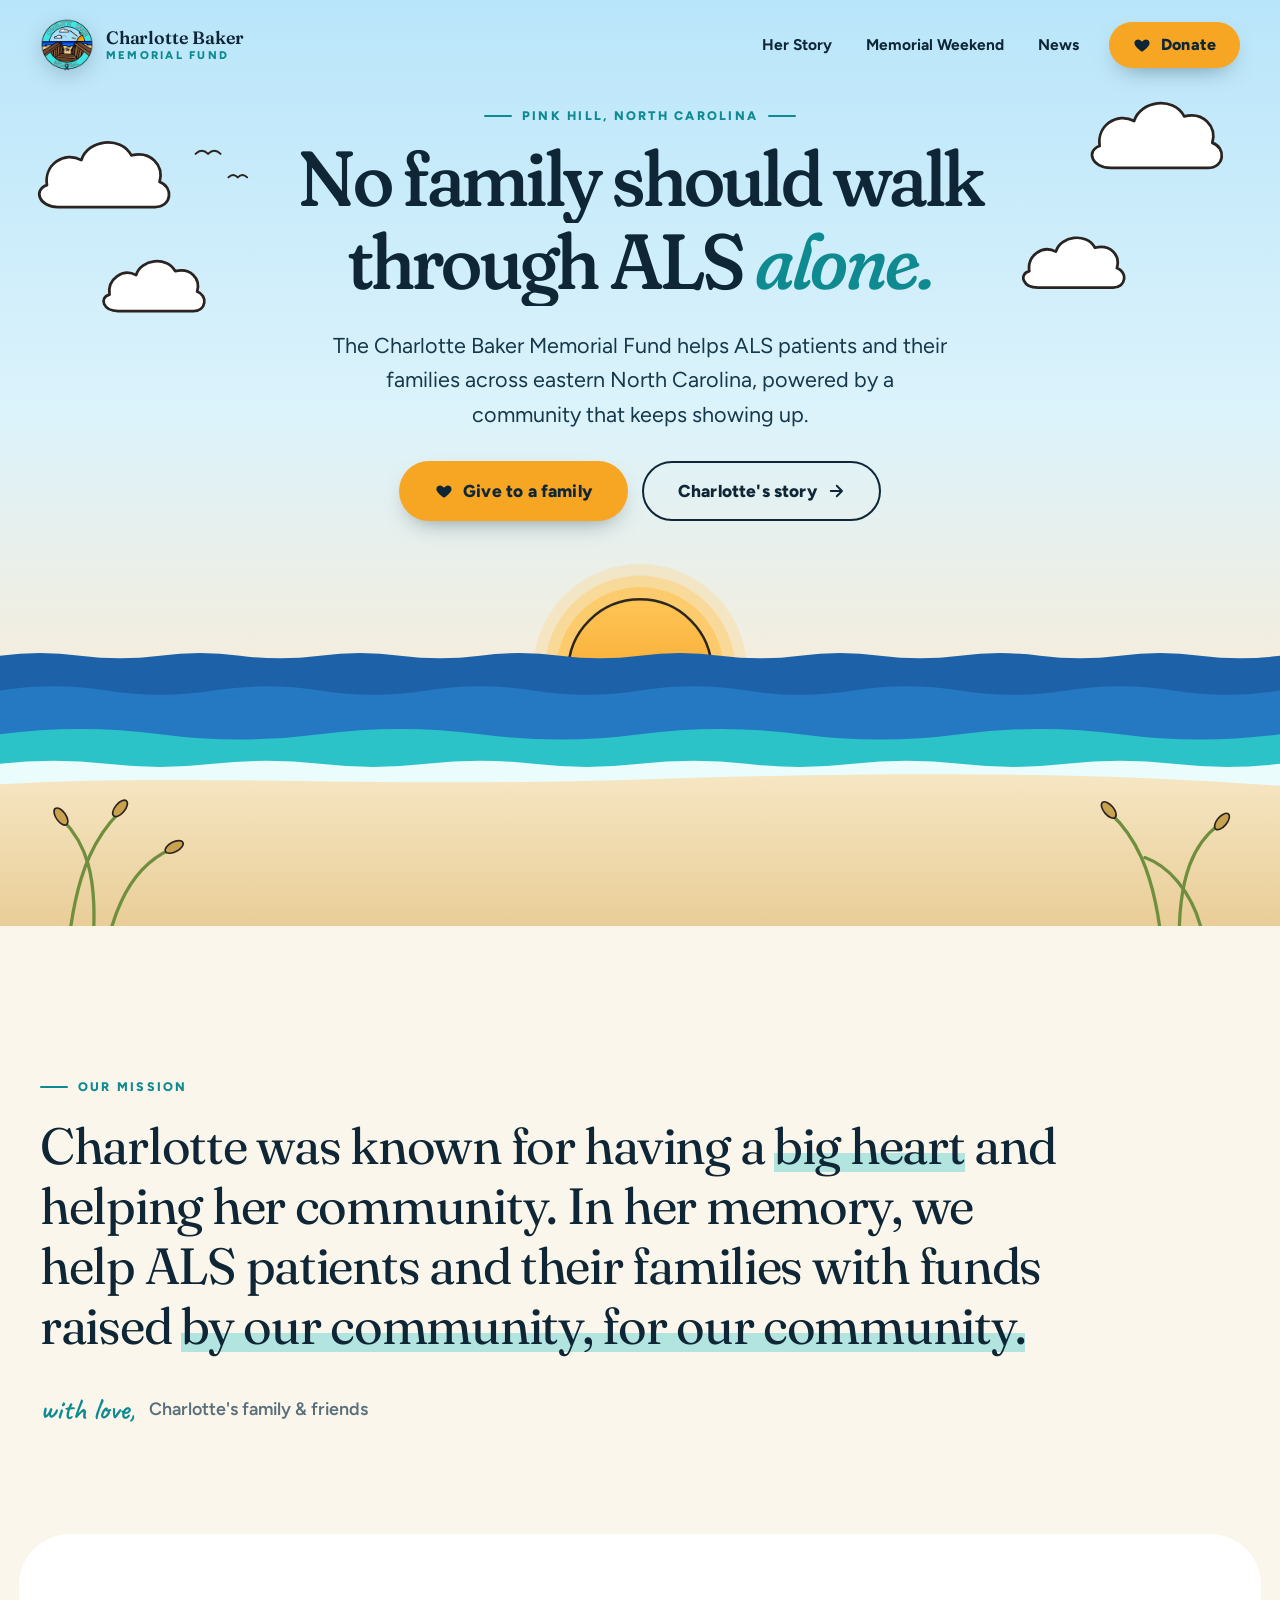
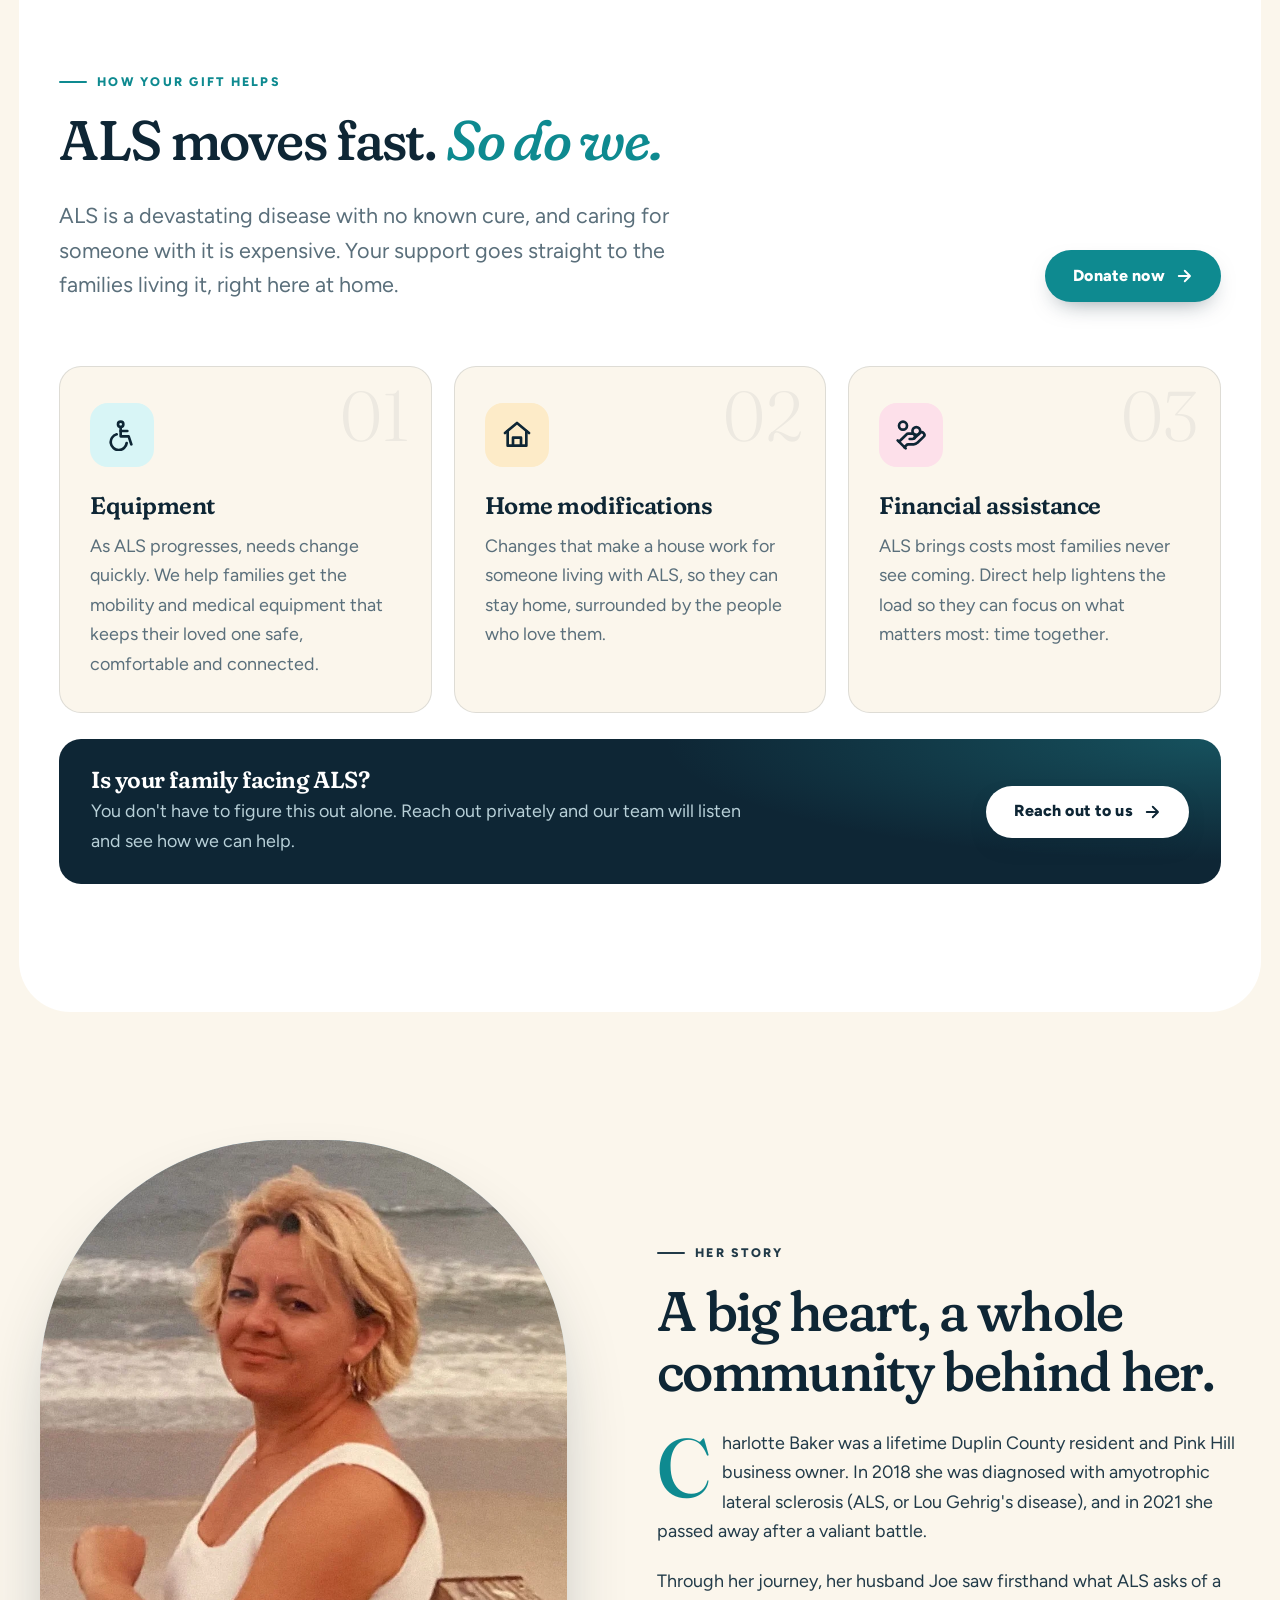
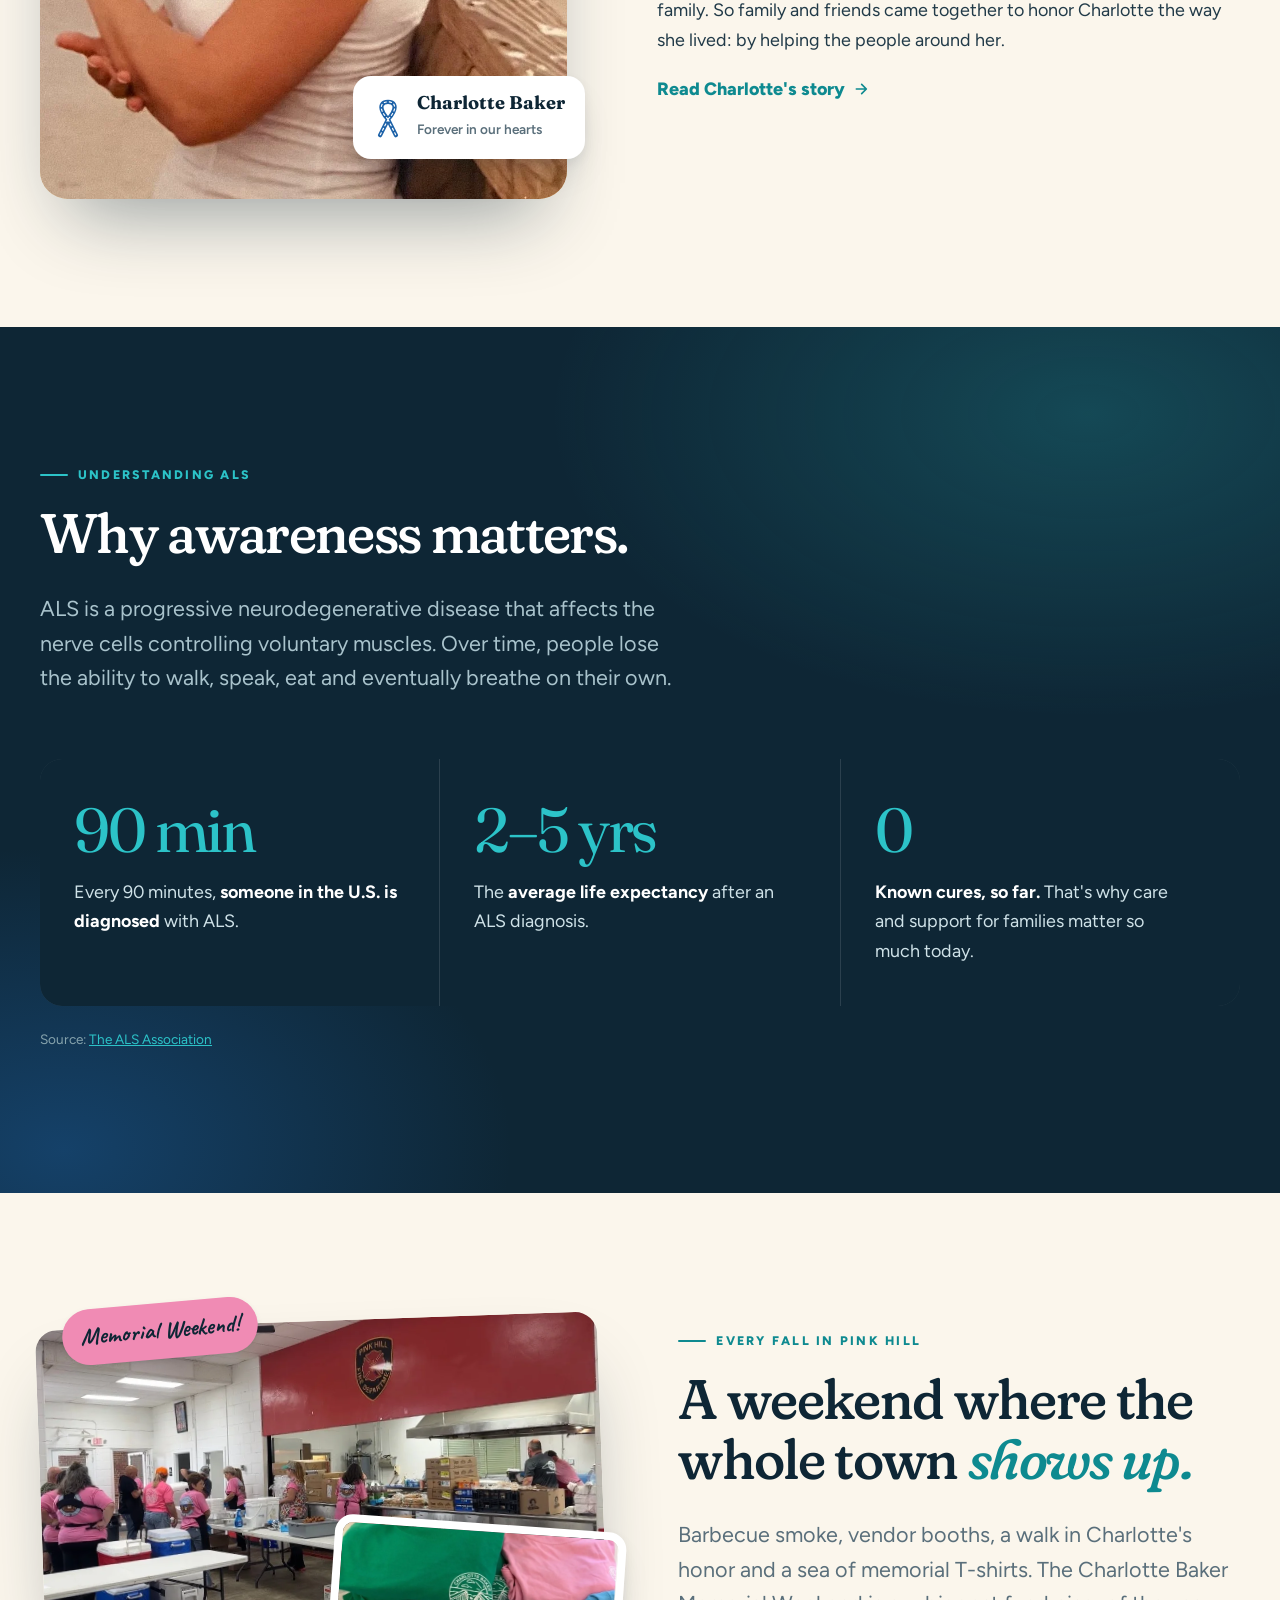
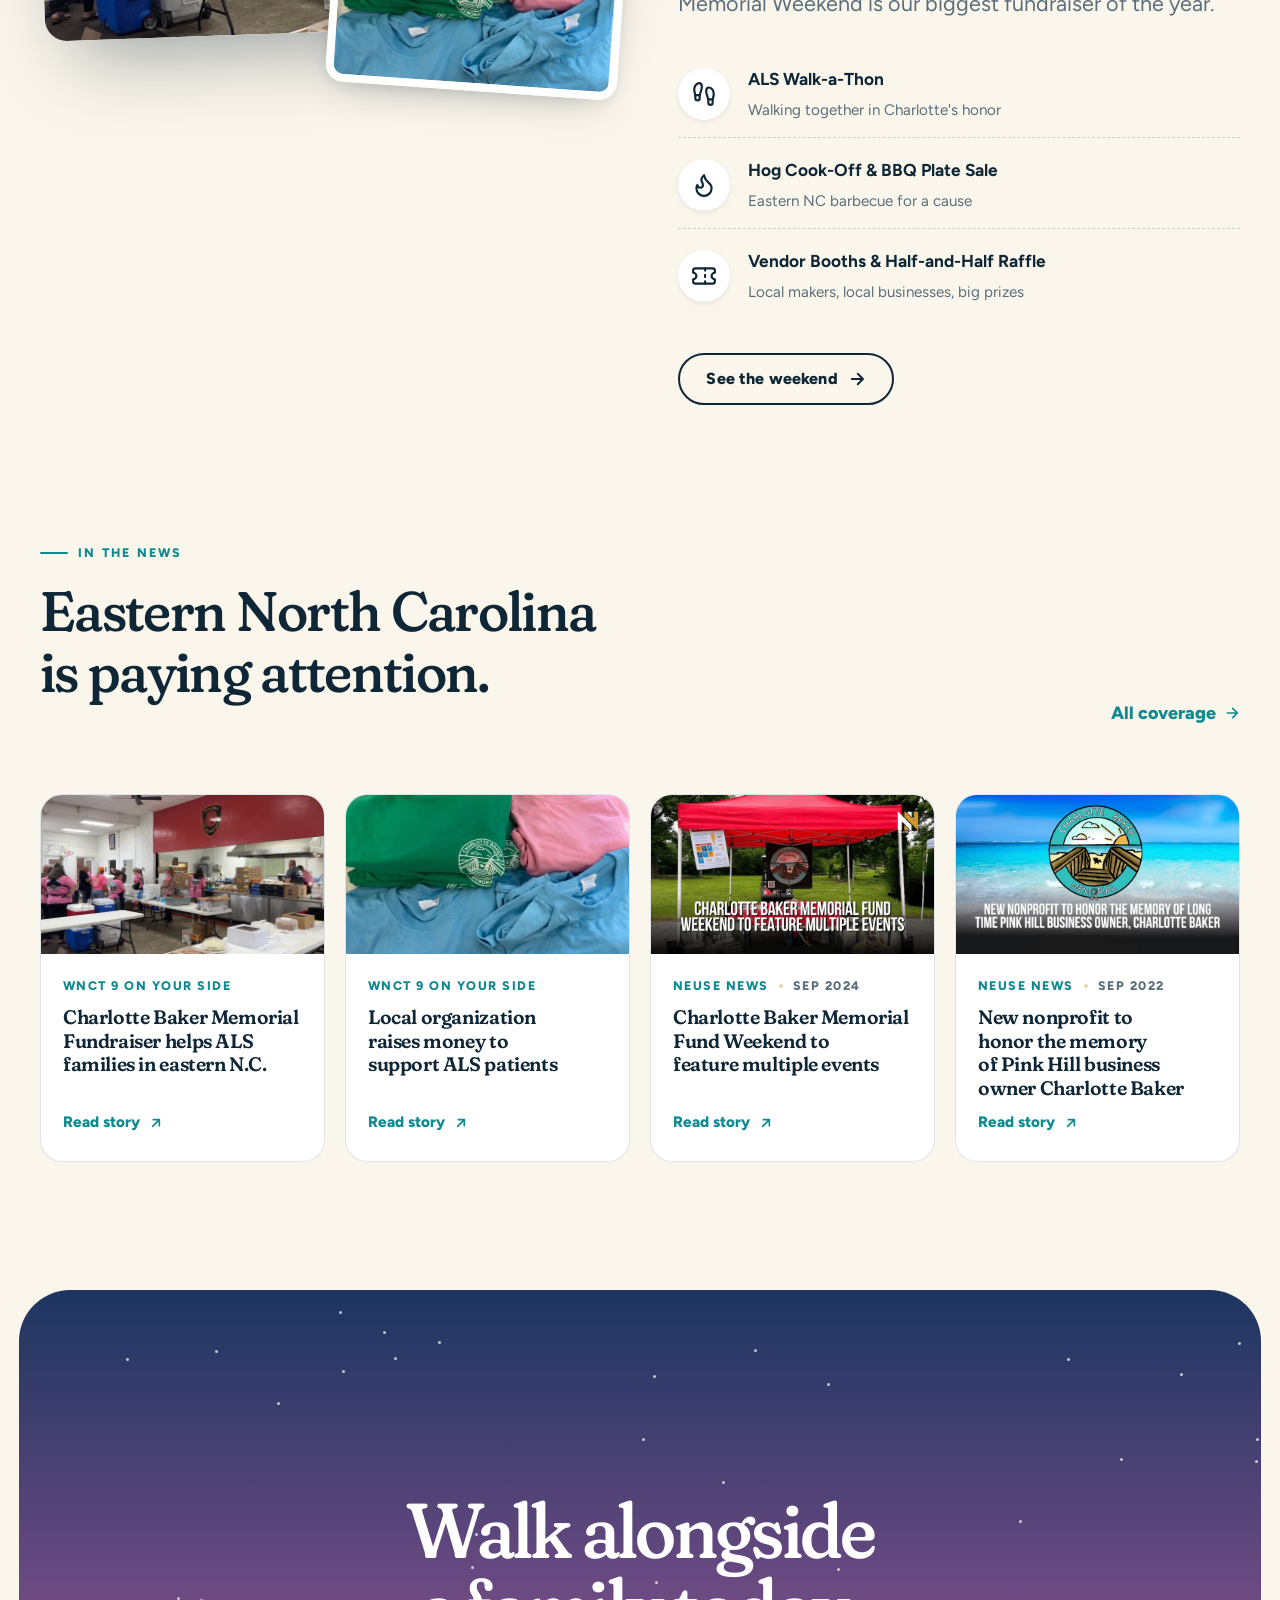
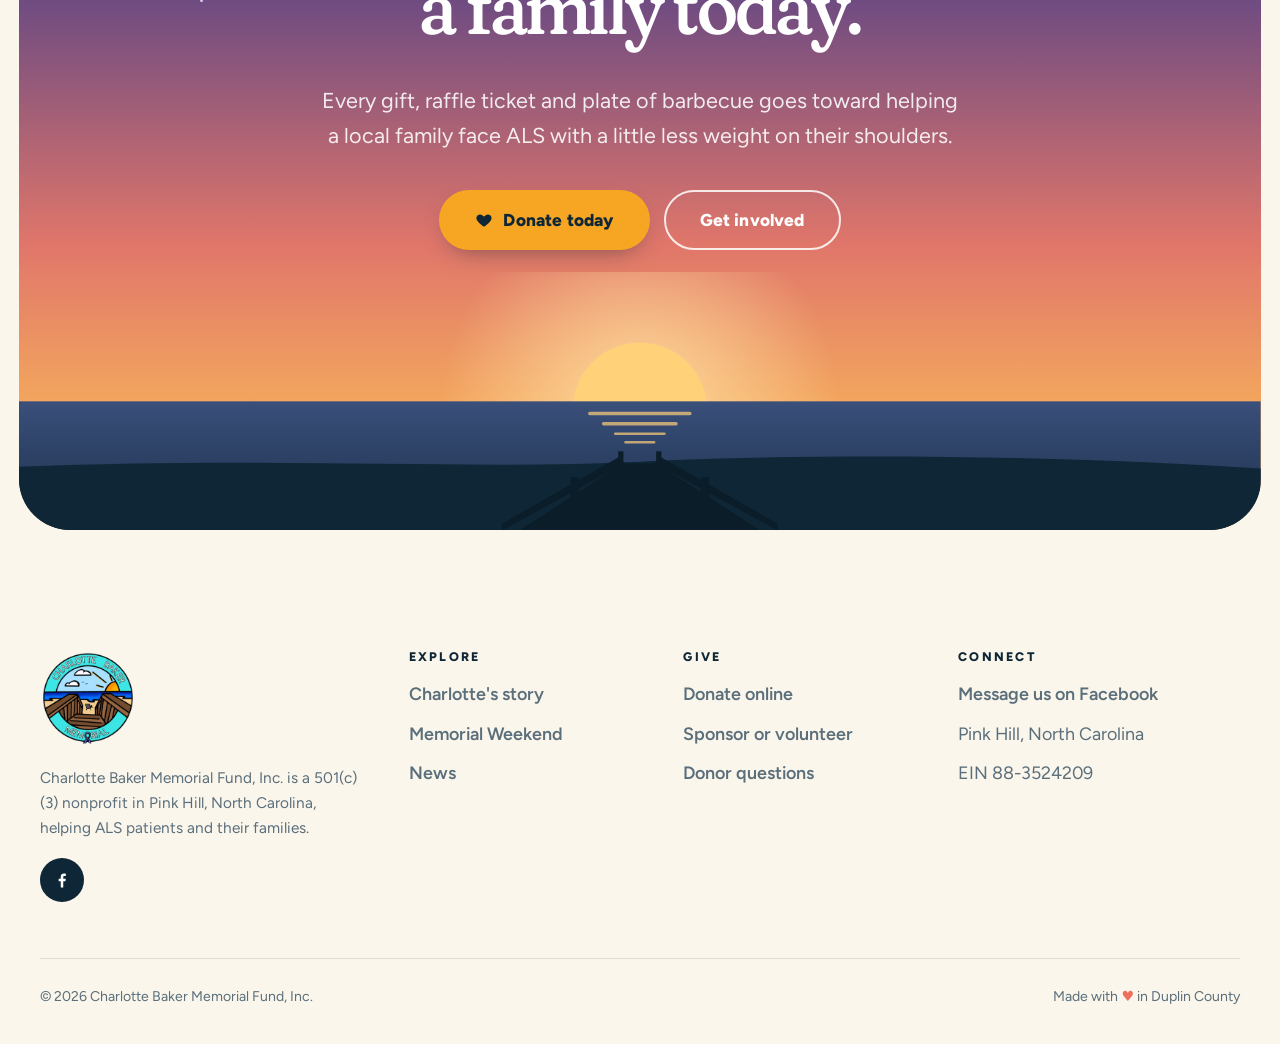
<file: index.html>
<!doctype html>
<html lang="en">
<head>
  <meta charset="utf-8">
  <meta name="viewport" content="width=device-width, initial-scale=1">
  <title>Charlotte Baker Memorial Fund | Helping ALS Families in Eastern NC</title>
  <meta name="description" content="The Charlotte Baker Memorial Fund is a Pink Hill, NC nonprofit helping ALS patients and their families through community fundraisers and donations.">
  <link rel="canonical" href="https://cbmemorialfund.com/">
  <meta name="theme-color" content="#0e2635">

  <meta property="og:type" content="website">
  <meta property="og:site_name" content="Charlotte Baker Memorial Fund">
  <meta property="og:title" content="Charlotte Baker Memorial Fund">
  <meta property="og:description" content="No family should walk through ALS alone. Helping ALS patients and families across eastern North Carolina.">
  <meta property="og:image" content="https://cbmemorialfund.com/assets/img/press-founding.png">
  <meta property="og:url" content="https://cbmemorialfund.com/">
  <meta name="twitter:card" content="summary_large_image">

  <link rel="icon" type="image/png" href="assets/img/favicon.png">
  <link rel="apple-touch-icon" href="assets/img/apple-touch-icon.png">

  <link rel="preconnect" href="https://fonts.googleapis.com">
  <link rel="preconnect" href="https://fonts.gstatic.com" crossorigin>
  <link href="https://fonts.googleapis.com/css2?family=Caveat:wght@600;700&family=Figtree:wght@400;500;600;700;800&family=Fraunces:ital,opsz,wght,SOFT,WONK@0,9..144,300..700,0..100,0..1;1,9..144,300..700,0..100,0..1&display=swap" rel="stylesheet">
  <link rel="stylesheet" href="assets/css/styles.css?v=11">
  <script>document.documentElement.classList.add("js")</script>

  <script type="application/ld+json">
  {
    "@context": "https://schema.org",
    "@type": "NGO",
    "name": "Charlotte Baker Memorial Fund, Inc.",
    "url": "https://cbmemorialfund.com/",
    "logo": "https://cbmemorialfund.com/assets/img/logo.png",
    "description": "A Pink Hill, North Carolina nonprofit helping ALS patients and their families through funds generated by fundraisers and donations from the community.",
    "taxID": "88-3524209",
    "foundingDate": "2021",
    "address": { "@type": "PostalAddress", "addressLocality": "Pink Hill", "addressRegion": "NC", "addressCountry": "US" },
    "sameAs": ["https://www.facebook.com/CBakerSoftballTournament/"]
  }
  </script>
</head>
<body>
  <a class="skip-link" href="#main">Skip to content</a>

  <header class="site-header">
    <div class="wrap header-inner">
      <a class="brand" href="index.html" aria-label="Charlotte Baker Memorial Fund home">
        <img src="assets/img/logo-sm.png" alt="" width="54" height="54">
        <span class="brand-text"><strong>Charlotte Baker</strong><span>Memorial Fund</span></span>
      </a>
      <button class="menu-toggle" aria-expanded="false" aria-controls="site-nav" aria-label="Open menu"><span></span></button>
      <nav class="nav" id="site-nav" aria-label="Main">
        <a href="story.html">Her Story</a>
        <a href="events.html">Memorial Weekend</a>
        <a href="news.html">News</a>
        <a class="btn btn-sun btn-heart" href="donate.html">
          <svg viewBox="0 0 24 24" fill="currentColor" aria-hidden="true"><path d="M12 21s-7.5-4.6-9.6-9.3C.9 8.3 3 4.5 6.7 4.5c2.1 0 3.6 1.1 4.3 2.5h2c.7-1.4 2.2-2.5 4.3-2.5 3.7 0 5.8 3.8 4.3 7.2C19.5 16.4 12 21 12 21z"/></svg>
          Donate
        </a>
      </nav>
    </div>
  </header>

  <main id="main">

    <!-- ============ HERO ============ -->
    <section class="hero" aria-labelledby="hero-title">
      <div class="hero-scene" aria-hidden="true">
        <!-- Clouds & gulls -->
        <svg class="scene-sky left" viewBox="0 0 360 420">
          <g fill="#fff" stroke="#2a2320" stroke-width="3.5" stroke-linejoin="round">
            <path class="cloud c1" d="M60 160c-4-26 22-44 44-32 8-26 50-32 64-6 24-6 42 12 36 34 18 6 16 32-6 32H74c-24 0-32-22-14-28z"/>
            <path class="cloud c2" d="M140 300c-3-20 17-34 34-25 6-20 39-25 50-5 19-5 33 9 28 26 14 5 12 25-5 25H151c-19 0-25-17-11-21z"/>
          </g>
          <g fill="none" stroke="#2a2320" stroke-width="2.5" stroke-linecap="round">
            <path class="bird" d="M250 120q8-8 16 0q8-8 16 0"/>
            <path class="bird b2" d="M292 150q6-6 12 0q6-6 12 0"/>
          </g>
        </svg>
        <svg class="scene-sky right" viewBox="0 0 360 420">
          <g fill="#fff" stroke="#2a2320" stroke-width="3.5" stroke-linejoin="round">
            <path class="cloud c3" d="M130 110c-4-26 22-44 44-32 8-26 50-32 64-6 24-6 42 12 36 34 18 6 16 32-6 32H144c-24 0-32-22-14-28z"/>
            <path class="cloud c1" d="M40 270c-3-20 17-34 34-25 6-20 39-25 50-5 19-5 33 9 28 26 14 5 12 25-5 25H51c-19 0-25-17-11-21z"/>
          </g>
        </svg>

        <!-- Sun rising from behind the horizon -->
        <div class="scene-sun">
          <svg viewBox="0 0 400 220">
            <defs>
              <linearGradient id="sunFill" x1="0" y1="0" x2="0" y2="1"><stop offset="0%" stop-color="#ffc657"/><stop offset="100%" stop-color="#f39a1c"/></linearGradient>
            </defs>
            <g class="sun-group">
              <g class="sun-rings">
                <circle cx="200" cy="232" r="176" fill="#ffd27a" opacity=".3"/>
                <circle cx="200" cy="232" r="157" fill="#ffc95e" opacity=".42"/>
                <circle cx="200" cy="232" r="138" fill="#ffbf47" opacity=".55"/>
              </g>
              <circle cx="200" cy="232" r="118" fill="url(#sunFill)" stroke="#2a2320" stroke-width="4"/>
            </g>
          </svg>
        </div>

        <!-- Sea & sand (stretches to any width) -->
        <svg class="scene-sea" viewBox="0 590 1440 320" preserveAspectRatio="none">
          <defs>
            <linearGradient id="sandFill" x1="0" y1="0" x2="0" y2="1"><stop offset="0%" stop-color="#f6e6c3"/><stop offset="100%" stop-color="#e8cc95"/></linearGradient>
          </defs>
          <path class="wave w1" fill="#1d62a8" d="M0 600 Q45.0 594 90.0 600 T180 600 T270 600 T360 600 T450 600 T540 600 T630 600 T720 600 T810 600 T900 600 T990 600 T1080 600 T1170 600 T1260 600 T1350 600 T1440 600 T1530 600 T1620 600 T1710 600 T1800 600 T1890 600 T1980 600 T2070 600 T2160 600 V1000 H0Z"/>
          <path class="wave w2" fill="#2479c2" d="M0 640 Q60.0 630 120.0 640 T240 640 T360 640 T480 640 T600 640 T720 640 T840 640 T960 640 T1080 640 T1200 640 T1320 640 T1440 640 T1560 640 T1680 640 T1800 640 T1920 640 T2040 640 T2160 640 V1040 H0Z"/>
          <path class="wave w3" fill="#2cc3c8" d="M0 690 Q90.0 678 180.0 690 T360 690 T540 690 T720 690 T900 690 T1080 690 T1260 690 T1440 690 T1620 690 T1800 690 T1980 690 T2160 690 V990 H0Z"/>
          <path class="wave w2 foam" fill="#eafcfc" d="M0 724 Q60.0 717 120.0 724 T240 724 T360 724 T480 724 T600 724 T720 724 T840 724 T960 724 T1080 724 T1200 724 T1320 724 T1440 724 T1560 724 T1680 724 T1800 724 T1920 724 T2040 724 T2160 724 V1024 H0Z"/>
          <path fill="url(#sandFill)" d="M-10 748 C 200 734, 420 752, 720 742 S 1240 734, 1450 750 V920 H-10Z"/>
        </svg>

        <!-- Sea oats -->
        <svg class="scene-oats left" viewBox="100 740 180 170">
          <g fill="none" stroke="#6f8f3f" stroke-width="4" stroke-linecap="round">
            <path d="M140 910 C 150 840, 170 800, 200 770"/><path d="M168 910 C 170 850, 160 810, 130 780"/><path d="M190 910 C 205 860, 230 830, 262 816"/>
          </g>
          <g fill="#c9a24f" stroke="#2a2320" stroke-width="2">
            <ellipse cx="200" cy="766" rx="6" ry="12" transform="rotate(40 200 766)"/><ellipse cx="128" cy="776" rx="6" ry="12" transform="rotate(-35 128 776)"/><ellipse cx="266" cy="813" rx="6" ry="12" transform="rotate(62 266 813)"/>
          </g>
        </svg>
        <svg class="scene-oats right" viewBox="1200 740 180 170">
          <g fill="none" stroke="#6f8f3f" stroke-width="4" stroke-linecap="round">
            <path d="M1280 910 C 1270 840, 1250 800, 1220 772"/><path d="M1304 910 C 1306 850, 1320 810, 1352 786"/><path d="M1330 910 C 1318 866, 1290 836, 1262 826"/>
          </g>
          <g fill="#c9a24f" stroke="#2a2320" stroke-width="2">
            <ellipse cx="1218" cy="768" rx="6" ry="12" transform="rotate(-40 1218 768)"/><ellipse cx="1356" cy="782" rx="6" ry="12" transform="rotate(40 1356 782)"/>
          </g>
        </svg>
      </div>

      <div class="wrap hero-grid">
        <div class="hero-copy">
          <p class="eyebrow fade-up">Pink Hill, North Carolina</p>
          <h1 class="display" id="hero-title">
            <span class="line"><span>No family should walk</span></span>
            <span class="line"><span>through ALS <em class="accent">alone.</em></span></span>
          </h1>
          <p class="lede fade-up d1">The Charlotte Baker Memorial Fund helps ALS patients and their families across eastern North Carolina, powered by a community that keeps showing up.</p>
          <div class="hero-actions fade-up d2">
            <a class="btn btn-sun btn-lg btn-heart" href="donate.html">
              <svg viewBox="0 0 24 24" fill="currentColor" aria-hidden="true"><path d="M12 21s-7.5-4.6-9.6-9.3C.9 8.3 3 4.5 6.7 4.5c2.1 0 3.6 1.1 4.3 2.5h2c.7-1.4 2.2-2.5 4.3-2.5 3.7 0 5.8 3.8 4.3 7.2C19.5 16.4 12 21 12 21z"/></svg>
              Give to a family
            </a>
            <a class="btn btn-outline btn-lg" href="story.html">
              Charlotte's story
              <svg class="arrow" viewBox="0 0 24 24" fill="none" stroke="currentColor" stroke-width="2.5" stroke-linecap="round" stroke-linejoin="round" aria-hidden="true"><path d="M5 12h14M13 5l7 7-7 7"/></svg>
            </a>
          </div>
        </div>
      </div>
    </section>

    <!-- ============ MISSION ============ -->
    <section class="mission">
      <div class="wrap">
        <p class="eyebrow" data-reveal>Our mission</p>
        <blockquote class="mission-quote">
          Charlotte was known for having a <span class="hl">big heart</span> and helping her community. In her memory, we help ALS patients and their families with funds raised <span class="hl">by our community, for our community.</span>
        </blockquote>
        <div class="mission-sign" data-reveal>
          <span class="hand">with love,</span> Charlotte's family &amp; friends
        </div>
      </div>
    </section>

    <!-- ============ HOW WE HELP ============ -->
    <section class="section help">
      <div class="wrap">
        <div class="section-head">
          <div data-reveal>
            <p class="eyebrow">How your gift helps</p>
            <h2 class="h2">ALS moves fast. <em class="accent">So do we.</em></h2>
            <p class="lede">ALS is a devastating disease with no known cure, and caring for someone with it is expensive. Your support goes straight to the families living it, right here at home.</p>
          </div>
          <a class="btn btn-teal" href="donate.html" data-reveal>Donate now
            <svg class="arrow" viewBox="0 0 24 24" fill="none" stroke="currentColor" stroke-width="2.5" stroke-linecap="round" stroke-linejoin="round" aria-hidden="true"><path d="M5 12h14M13 5l7 7-7 7"/></svg>
          </a>
        </div>

        <div class="help-grid">
          <article class="help-card" data-reveal>
            <span class="num" aria-hidden="true">01</span>
            <div class="icon">
              <svg viewBox="0 0 24 24" fill="none" stroke="currentColor" stroke-width="2" stroke-linecap="round" stroke-linejoin="round" aria-hidden="true"><circle cx="11" cy="4" r="2"/><path d="M11 6v7h6l2 6"/><path d="M11 9h5"/><path d="M8 11.5A6 6 0 1 0 15.5 18"/></svg>
            </div>
            <h3>Equipment</h3>
            <p>As ALS progresses, needs change quickly. We help families get the mobility and medical equipment that keeps their loved one safe, comfortable and connected.</p>
          </article>
          <article class="help-card" data-reveal data-delay="120">
            <span class="num" aria-hidden="true">02</span>
            <div class="icon">
              <svg viewBox="0 0 24 24" fill="none" stroke="currentColor" stroke-width="2" stroke-linecap="round" stroke-linejoin="round" aria-hidden="true"><path d="M3 10.5 12 3l9 7.5"/><path d="M5 9v11h14V9"/><path d="M9 20v-6h6v6"/></svg>
            </div>
            <h3>Home modifications</h3>
            <p>Changes that make a house work for someone living with ALS, so they can stay home, surrounded by the people who love them.</p>
          </article>
          <article class="help-card" data-reveal data-delay="240">
            <span class="num" aria-hidden="true">03</span>
            <div class="icon">
              <svg viewBox="0 0 24 24" fill="none" stroke="currentColor" stroke-width="2" stroke-linecap="round" stroke-linejoin="round" aria-hidden="true"><path d="M11 15h2a2 2 0 1 0 0-4h-3c-.6 0-1.1.2-1.4.6L3 17"/><path d="m7 21 1.6-1.4c.3-.4.8-.6 1.4-.6h4c1.1 0 2.1-.4 2.8-1.2l4.6-4.4a2 2 0 0 0-2.75-2.91l-4.2 3.9"/><path d="m2 16 6 6"/><circle cx="16" cy="9" r="2.9"/><circle cx="6" cy="5" r="3"/></svg>
            </div>
            <h3>Financial assistance</h3>
            <p>ALS brings costs most families never see coming. Direct help lightens the load so they can focus on what matters most: time together.</p>
          </article>
        </div>

        <div class="families-band" data-reveal>
          <div>
            <h3>Is your family facing ALS?</h3>
            <p>You don't have to figure this out alone. Reach out privately and our team will listen and see how we can help.</p>
          </div>
          <a class="btn btn-light" href="https://www.facebook.com/CBakerSoftballTournament/" target="_blank" rel="noopener">Reach out to us
            <svg class="arrow" viewBox="0 0 24 24" fill="none" stroke="currentColor" stroke-width="2.5" stroke-linecap="round" stroke-linejoin="round" aria-hidden="true"><path d="M5 12h14M13 5l7 7-7 7"/></svg>
          </a>
        </div>
      </div>
    </section>

    <!-- ============ CHARLOTTE ============ -->
    <section class="section">
      <div class="wrap story-split">
        <div class="story-visual" data-reveal="left">
          <div class="story-frame">
            <picture>
              <source srcset="assets/img/charlotte.webp" type="image/webp">
              <img class="portrait" src="assets/img/charlotte.jpg" alt="Charlotte Baker smiling on the beach beside a wooden boardwalk railing" width="920" height="1150" loading="lazy">
            </picture>
          </div>
          <div class="story-badge">
            <svg viewBox="0 0 40 56" aria-hidden="true"><path d="M20 30C12 21 9 15 11.5 9.5 14 4 26 4 28.5 9.5 31 15 28 21 20 30ZM20 30 9 52M20 30l11 22" fill="none" stroke="#1d62a8" stroke-width="6" stroke-linecap="round" stroke-linejoin="round"/><path d="M20 30C12 21 9 15 11.5 9.5 14 4 26 4 28.5 9.5 31 15 28 21 20 30ZM20 30 9 52M20 30l11 22" fill="none" stroke="#fff" stroke-width="1.6" stroke-dasharray="3 4" stroke-linecap="round"/></svg>
            <div><strong>Charlotte Baker</strong><span>Forever in our hearts</span></div>
          </div>
        </div>

        <div class="story-copy" data-reveal="right">
          <p class="eyebrow">Her story</p>
          <h2 class="h2">A big heart, a whole community behind her.</h2>
          <p class="dropcap">Charlotte Baker was a lifetime Duplin County resident and Pink Hill business owner. In 2018 she was diagnosed with amyotrophic lateral sclerosis (ALS, or Lou Gehrig's disease), and in 2021 she passed away after a valiant battle.</p>
          <p>Through her journey, her husband Joe saw firsthand what ALS asks of a family. So family and friends came together to honor Charlotte the way she lived: by helping the people around her.</p>
          <a class="text-link" href="story.html">Read Charlotte's story
            <svg viewBox="0 0 24 24" fill="none" stroke="currentColor" stroke-width="2.5" stroke-linecap="round" stroke-linejoin="round" aria-hidden="true"><path d="M5 12h14M13 5l7 7-7 7"/></svg>
          </a>
        </div>
      </div>
    </section>

    <!-- ============ ABOUT ALS ============ -->
    <section class="section deep">
      <div class="wrap">
        <div class="section-head">
          <div data-reveal>
            <p class="eyebrow">Understanding ALS</p>
            <h2 class="h2">Why awareness matters.</h2>
            <p class="lede">ALS is a progressive neurodegenerative disease that affects the nerve cells controlling voluntary muscles. Over time, people lose the ability to walk, speak, eat and eventually breathe on their own.</p>
          </div>
        </div>
        <div class="facts" data-reveal>
          <div class="fact">
            <span class="fact-num">90 min</span>
            <p>Every 90 minutes, <strong>someone in the U.S. is diagnosed</strong> with ALS.</p>
          </div>
          <div class="fact">
            <span class="fact-num">2&ndash;5 yrs</span>
            <p>The <strong>average life expectancy</strong> after an ALS diagnosis.</p>
          </div>
          <div class="fact">
            <span class="fact-num">0</span>
            <p><strong>Known cures, so far.</strong> That's why care and support for families matter so much today.</p>
          </div>
        </div>
        <p class="source">Source: <a href="https://www.als.org/understanding-als" target="_blank" rel="noopener">The ALS Association</a></p>
      </div>
    </section>

    <!-- ============ MEMORIAL WEEKEND ============ -->
    <section class="section">
      <div class="wrap weekend-grid">
        <div class="photo-stack" data-reveal="left">
          <span class="tag">Memorial Weekend!</span>
          <div class="p1"><img src="assets/img/volunteers-kitchen.webp" alt="Volunteers in pink memorial shirts preparing barbecue plates at the Pink Hill Fire Department" width="1179" height="652" loading="lazy"></div>
          <div class="p2"><img src="assets/img/memorial-shirts.webp" alt="Charlotte Baker Memorial T-shirts in green, pink and blue" width="1280" height="706" loading="lazy"></div>
        </div>
        <div data-reveal="right">
          <p class="eyebrow">Every fall in Pink Hill</p>
          <h2 class="h2">A weekend where the whole town <em class="accent">shows up.</em></h2>
          <p class="lede">Barbecue smoke, vendor booths, a walk in Charlotte's honor and a sea of memorial T-shirts. The Charlotte Baker Memorial Weekend is our biggest fundraiser of the year.</p>
          <ul class="event-list">
            <li>
              <span class="ico"><svg viewBox="0 0 24 24" fill="none" stroke="currentColor" stroke-width="2" stroke-linecap="round" stroke-linejoin="round" aria-hidden="true"><path d="M4 16v-2.4C4 11.5 3 10.5 3 8c0-2.7 1.5-6 4.5-6C9.4 2 10 3.8 10 5.5c0 3.1-2 5.7-2 8.7V16a2 2 0 1 1-4 0Z"/><path d="M20 20v-2.4c0-2.1 1-3.1 1-5.6 0-2.7-1.5-6-4.5-6C14.6 6 14 7.8 14 9.5c0 3.1 2 5.7 2 8.7V20a2 2 0 1 0 4 0Z"/><path d="M16 17h4M4 13h4"/></svg></span>
              <div><strong>ALS Walk-a-Thon</strong><span>Walking together in Charlotte's honor</span></div>
            </li>
            <li>
              <span class="ico"><svg viewBox="0 0 24 24" fill="none" stroke="currentColor" stroke-width="2" stroke-linecap="round" stroke-linejoin="round" aria-hidden="true"><path d="M8.5 14.5A2.5 2.5 0 0 0 11 12c0-1.38-.5-2-1-3-1.07-2.14-.22-4.05 2-6 .5 2.5 2 4.9 4 6.5 2 1.6 3 3.5 3 5.5a7 7 0 1 1-14 0c0-1.15.43-2.29 1-3a2.5 2.5 0 0 0 2.5 2.5z"/></svg></span>
              <div><strong>Hog Cook-Off &amp; BBQ Plate Sale</strong><span>Eastern NC barbecue for a cause</span></div>
            </li>
            <li>
              <span class="ico"><svg viewBox="0 0 24 24" fill="none" stroke="currentColor" stroke-width="2" stroke-linecap="round" stroke-linejoin="round" aria-hidden="true"><path d="M2 9a3 3 0 0 1 0 6v2a2 2 0 0 0 2 2h16a2 2 0 0 0 2-2v-2a3 3 0 0 1 0-6V7a2 2 0 0 0-2-2H4a2 2 0 0 0-2 2Z"/><path d="M13 5v2M13 17v2M13 11v2"/></svg></span>
              <div><strong>Vendor Booths &amp; Half-and-Half Raffle</strong><span>Local makers, local businesses, big prizes</span></div>
            </li>
          </ul>
          <div class="hero-actions">
            <a class="btn btn-outline" href="events.html">See the weekend
              <svg class="arrow" viewBox="0 0 24 24" fill="none" stroke="currentColor" stroke-width="2.5" stroke-linecap="round" stroke-linejoin="round" aria-hidden="true"><path d="M5 12h14M13 5l7 7-7 7"/></svg>
            </a>
          </div>
        </div>
      </div>
    </section>

    <!-- ============ NEWS ============ -->
    <section class="section" style="padding-top: 0;">
      <div class="wrap">
        <div class="section-head">
          <div data-reveal>
            <p class="eyebrow">In the news</p>
            <h2 class="h2">Eastern North Carolina is paying attention.</h2>
          </div>
          <a class="text-link" href="news.html" data-reveal>All coverage
            <svg viewBox="0 0 24 24" fill="none" stroke="currentColor" stroke-width="2.5" stroke-linecap="round" stroke-linejoin="round" aria-hidden="true"><path d="M5 12h14M13 5l7 7-7 7"/></svg>
          </a>
        </div>
        <div class="news-grid">
          <a class="news-card" data-reveal href="https://www.wnct.com/local-news/charlotte-baker-fund-aids-als-families-in-eastern-n-c/" target="_blank" rel="noopener">
            <div class="thumb"><img src="assets/img/volunteers-kitchen.webp" alt="" loading="lazy" width="1179" height="652"></div>
            <div class="body">
              <div class="news-meta">WNCT 9 On Your Side</div>
              <h3>Charlotte Baker Memorial Fundraiser helps ALS families in eastern N.C.</h3>
              <span class="text-link">Read story <svg viewBox="0 0 24 24" fill="none" stroke="currentColor" stroke-width="2.5" stroke-linecap="round" stroke-linejoin="round" aria-hidden="true"><path d="M7 17 17 7M8 7h9v9"/></svg></span>
            </div>
          </a>
          <a class="news-card" data-reveal data-delay="100" href="https://www.wnct.com/local-news/local-organization-raises-money-to-support-als-patients/" target="_blank" rel="noopener">
            <div class="thumb"><img src="assets/img/memorial-shirts.webp" alt="" loading="lazy" width="1280" height="706"></div>
            <div class="body">
              <div class="news-meta">WNCT 9 On Your Side</div>
              <h3>Local organization raises money to support ALS patients</h3>
              <span class="text-link">Read story <svg viewBox="0 0 24 24" fill="none" stroke="currentColor" stroke-width="2.5" stroke-linecap="round" stroke-linejoin="round" aria-hidden="true"><path d="M7 17 17 7M8 7h9v9"/></svg></span>
            </div>
          </a>
          <a class="news-card" data-reveal data-delay="200" href="https://www.neusenews.com/index/2024/9/charlotte-baker-memorial-fund-weekend-to-feature-multiple-events" target="_blank" rel="noopener">
            <div class="thumb"><img src="assets/img/press-weekend.webp" alt="" loading="lazy" width="1500" height="844"></div>
            <div class="body">
              <div class="news-meta">Neuse News <span class="dot"></span><time datetime="2024-09-18">Sep 2024</time></div>
              <h3>Charlotte Baker Memorial Fund Weekend to feature multiple events</h3>
              <span class="text-link">Read story <svg viewBox="0 0 24 24" fill="none" stroke="currentColor" stroke-width="2.5" stroke-linecap="round" stroke-linejoin="round" aria-hidden="true"><path d="M7 17 17 7M8 7h9v9"/></svg></span>
            </div>
          </a>
          <a class="news-card" data-reveal data-delay="300" href="https://www.neusenews.com/index/2022/9/26/new-nonprofit-to-honor-the-memory-of-long-time-pink-hill-business-owner-charlotte-baker" target="_blank" rel="noopener">
            <div class="thumb"><img src="assets/img/press-founding.webp" alt="" loading="lazy" width="1500" height="844"></div>
            <div class="body">
              <div class="news-meta">Neuse News <span class="dot"></span><time datetime="2022-09-26">Sep 2022</time></div>
              <h3>New nonprofit to honor the memory of Pink Hill business owner Charlotte Baker</h3>
              <span class="text-link">Read story <svg viewBox="0 0 24 24" fill="none" stroke="currentColor" stroke-width="2.5" stroke-linecap="round" stroke-linejoin="round" aria-hidden="true"><path d="M7 17 17 7M8 7h9v9"/></svg></span>
            </div>
          </a>
        </div>
      </div>
    </section>

    <!-- ============ CTA ============ -->
    <section class="cta" aria-labelledby="cta-title">
      <div class="stars" aria-hidden="true"></div>
      <div class="wrap-narrow">
        <p class="eyebrow" data-reveal>Be part of her legacy</p>
        <h2 class="display" id="cta-title" data-reveal>Walk alongside a family today.</h2>
        <p class="lede" data-reveal>Every gift, raffle ticket and plate of barbecue goes toward helping a local family face ALS with a little less weight on their shoulders.</p>
        <div class="cta-actions" data-reveal>
          <a class="btn btn-sun btn-lg btn-heart" href="donate.html">
            <svg viewBox="0 0 24 24" fill="currentColor" aria-hidden="true"><path d="M12 21s-7.5-4.6-9.6-9.3C.9 8.3 3 4.5 6.7 4.5c2.1 0 3.6 1.1 4.3 2.5h2c.7-1.4 2.2-2.5 4.3-2.5 3.7 0 5.8 3.8 4.3 7.2C19.5 16.4 12 21 12 21z"/></svg>
            Donate today
          </a>
          <a class="btn btn-outline-light btn-lg" href="events.html">Get involved</a>
        </div>
      </div>
      <div class="cta-art" aria-hidden="true">
        <svg viewBox="0 0 1440 300" preserveAspectRatio="xMidYMax slice">
          <defs>
            <radialGradient id="duskGlow"><stop offset="0%" stop-color="#ffe0a3" stop-opacity=".9"/><stop offset="100%" stop-color="#ffe0a3" stop-opacity="0"/></radialGradient>
            <linearGradient id="duskSea" x1="0" y1="0" x2="0" y2="1"><stop offset="0%" stop-color="#3a4f7a"/><stop offset="100%" stop-color="#1b2f4a"/></linearGradient>
            <clipPath id="duskSky"><rect width="1440" height="152"/></clipPath>
          </defs>
          <circle cx="720" cy="150" r="230" fill="url(#duskGlow)"/>
          <circle cx="720" cy="160" r="78" fill="#ffd27a" clip-path="url(#duskSky)"/>
          <rect y="150" width="1440" height="150" fill="url(#duskSea)"/>
          <g fill="#ffcf7d" opacity=".7">
            <rect x="660" y="162" width="120" height="4" rx="2"/><rect x="676" y="174" width="88" height="4" rx="2"/>
            <rect x="690" y="186" width="60" height="3" rx="1.5"/><rect x="702" y="196" width="36" height="3" rx="1.5"/>
          </g>
          <path fill="#0e2635" d="M0 226 C 300 214, 520 230, 720 220 S 1200 212, 1440 228 V300 H0Z"/>
          <g fill="#0a1d29">
            <path d="M700 222 H740 L860 300 H580Z"/>
            <path d="M697 214 L560 292 L560 300 L702 222Z"/><path d="M743 214 L880 292 L880 300 L738 222Z"/>
            <rect x="695" y="208" width="6" height="18"/><rect x="739" y="208" width="6" height="18"/>
            <rect x="640" y="238" width="9" height="36"/><rect x="791" y="238" width="9" height="36"/>
          </g>
        </svg>
      </div>
    </section>
  </main>

  <footer class="site-footer">
    <div class="wrap">
      <div class="footer-grid">
        <div class="footer-brand">
          <img src="assets/img/logo-sm.png" alt="Charlotte Baker Memorial Fund logo" width="96" height="97">
          <p>Charlotte Baker Memorial Fund, Inc. is a 501(c)(3) nonprofit in Pink Hill, North Carolina, helping ALS patients and their families.</p>
          <div class="social">
            <a href="https://www.facebook.com/CBakerSoftballTournament/" target="_blank" rel="noopener" aria-label="Facebook">
              <svg viewBox="0 0 24 24" fill="currentColor" aria-hidden="true"><path d="M13.5 21v-7.5h2.6l.4-3h-3V8.6c0-.9.3-1.5 1.5-1.5h1.6V4.4c-.3 0-1.2-.1-2.3-.1-2.3 0-3.8 1.4-3.8 3.9v2.3H8v3h2.5V21h3z"/></svg>
            </a>
          </div>
        </div>
        <div>
          <h4>Explore</h4>
          <ul>
            <li><a href="story.html">Charlotte's story</a></li>
            <li><a href="events.html">Memorial Weekend</a></li>
            <li><a href="news.html">News</a></li>
          </ul>
        </div>
        <div>
          <h4>Give</h4>
          <ul>
            <li><a href="donate.html">Donate online</a></li>
            <li><a href="events.html#get-involved">Sponsor or volunteer</a></li>
            <li><a href="donate.html#faq">Donor questions</a></li>
          </ul>
        </div>
        <div>
          <h4>Connect</h4>
          <ul>
            <li><a href="https://www.facebook.com/CBakerSoftballTournament/" target="_blank" rel="noopener">Message us on Facebook</a></li>
            <li>Pink Hill, North Carolina</li>
            <li>EIN 88-3524209</li>
          </ul>
        </div>
      </div>
      <div class="footer-bottom">
        <span>&copy; <span data-year>2026</span> Charlotte Baker Memorial Fund, Inc.</span>
        <span>Made with <span class="heart">&#9829;</span> in Duplin County</span>
      </div>
    </div>
  </footer>

  <script src="assets/js/main.js?v=11" defer></script>
</body>
</html>
</file>
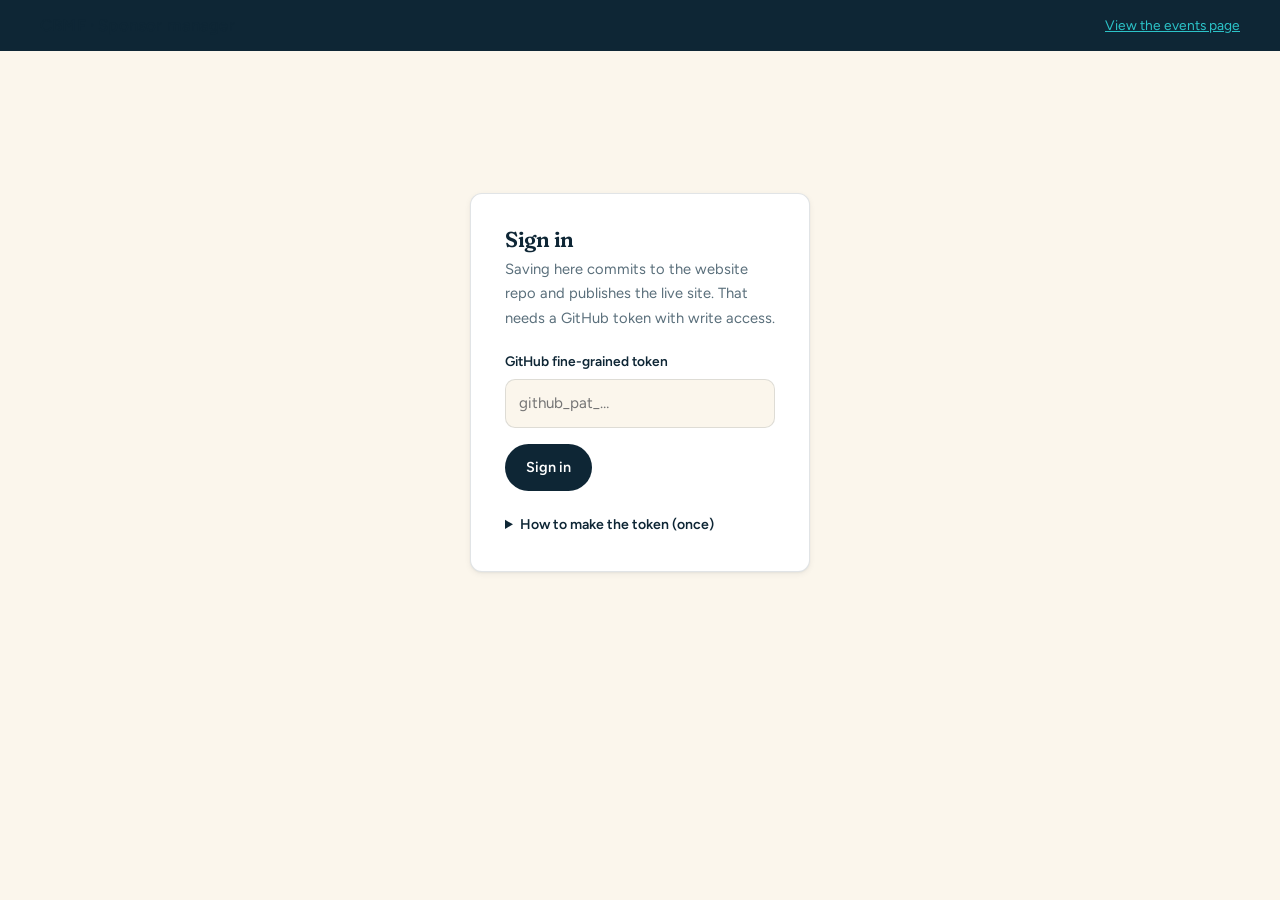
<file: admin.html>
<!DOCTYPE html>
<html lang="en">
<head>
  <meta charset="utf-8">
  <meta name="viewport" content="width=device-width, initial-scale=1">
  <title>Sponsor manager — Charlotte Baker Memorial Fund</title>
  <meta name="robots" content="noindex, nofollow">
  <link rel="icon" href="assets/img/favicon.png">
  <link rel="preconnect" href="https://fonts.googleapis.com">
  <link rel="preconnect" href="https://fonts.gstatic.com" crossorigin>
  <link href="https://fonts.googleapis.com/css2?family=Figtree:wght@400;500;600;700&family=Fraunces:opsz,wght@9..144,400;9..144,600;9..144,700&display=swap" rel="stylesheet">
  <link rel="stylesheet" href="assets/css/styles.css?v=11">
  <style>
    /* Admin-only chrome. The marquee preview itself uses the real site styles. */
    body { background: var(--sand); }
    .admin-bar {
      background: var(--ink); color: var(--white);
      padding: 14px var(--gutter);
      display: flex; align-items: center; justify-content: space-between; gap: 16px; flex-wrap: wrap;
    }
    .admin-bar h1 { font-size: 1.05rem; margin: 0; font-family: var(--font-body); font-weight: 600; letter-spacing: 0.01em; }
    .admin-bar .right { display: flex; align-items: center; gap: 14px; font-size: 0.86rem; }
    .admin-bar a { color: var(--teal); }
    .admin-wrap { max-width: 880px; margin: 0 auto; padding: clamp(28px, 5vw, 52px) var(--gutter) 90px; }

    .card {
      background: var(--white); border: 1px solid var(--line);
      border-radius: var(--radius-sm); box-shadow: var(--shadow-sm);
      padding: clamp(22px, 4vw, 34px); margin-bottom: 26px;
    }
    .card > h2 { font-family: var(--font-display); font-size: 1.35rem; margin: 0 0 6px; color: var(--ink); }
    .card > p.hint { margin: 0 0 20px; color: var(--muted); font-size: 0.92rem; }

    label.field { display: block; margin-bottom: 16px; font-size: 0.86rem; font-weight: 600; color: var(--ink); }
    label.field span { display: block; margin-bottom: 6px; }
    input[type="email"], input[type="password"], input[type="text"] {
      width: 100%; padding: 11px 13px; font: inherit; font-size: 0.95rem; font-weight: 400;
      color: var(--text); background: var(--sand);
      border: 1px solid var(--line); border-radius: 10px;
    }
    input:focus-visible { outline: 3px solid var(--teal); outline-offset: 1px; }

    .btn-row { display: flex; gap: 12px; flex-wrap: wrap; align-items: center; }
    button { font: inherit; cursor: pointer; }
    .btn-admin {
      padding: 11px 20px; border-radius: 999px; border: 1px solid transparent;
      font-weight: 600; font-size: 0.9rem; background: var(--ink); color: var(--white);
      transition: transform 0.25s var(--ease), opacity 0.25s var(--ease);
    }
    .btn-admin:hover { transform: translateY(-1px); opacity: 0.92; }
    .btn-admin.ghost { background: transparent; color: var(--ink); border-color: var(--line); }
    .btn-admin.sun { background: var(--sun); color: var(--ink); }
    .btn-admin.danger { background: transparent; color: var(--coral); border-color: rgba(239, 111, 94, 0.4); }
    .btn-admin:disabled { opacity: 0.45; cursor: not-allowed; transform: none; }

    .msg { padding: 11px 14px; border-radius: 10px; font-size: 0.88rem; margin-bottom: 16px; }
    .msg.error { background: rgba(239, 111, 94, 0.12); color: #a5341f; }
    .msg.ok { background: var(--teal-soft); color: var(--teal-deep); }
    .msg.warn { background: rgba(246, 166, 35, 0.16); color: #8a5a06; }
    .msg[hidden] { display: none; }

    /* Sponsor rows */
    .rows { display: flex; flex-direction: column; gap: 12px; margin-bottom: 22px; }
    .row {
      display: grid; grid-template-columns: 78px 1fr auto; gap: 16px; align-items: center;
      padding: 14px; background: var(--sand); border: 1px solid var(--line); border-radius: 12px;
    }
    .row .thumb {
      width: 78px; height: 58px; border-radius: 8px; background: var(--white);
      border: 1px solid var(--line); display: flex; align-items: center; justify-content: center;
      overflow: hidden; padding: 5px;
    }
    .row .thumb img { max-width: 100%; max-height: 100%; object-fit: contain; }
    .row .thumb .empty { font-size: 0.66rem; color: var(--muted); text-align: center; line-height: 1.25; }
    .row .fields { min-width: 0; }
    .row .fields input { margin-bottom: 8px; background: var(--white); }
    .row .fileline { display: flex; gap: 10px; align-items: center; flex-wrap: wrap; }
    .row .fileline button { font-size: 0.78rem; padding: 5px 11px; border-radius: 999px; border: 1px solid var(--line); background: var(--white); color: var(--ink); font-weight: 600; }
    .row .fileline .size { font-size: 0.74rem; color: var(--muted); }
    .row .actions { display: flex; flex-direction: column; gap: 5px; }
    .row .actions button {
      width: 32px; height: 28px; border-radius: 7px; border: 1px solid var(--line);
      background: var(--white); color: var(--ink); font-size: 0.82rem; line-height: 1; display: grid; place-items: center;
    }
    .row .actions button:hover:not(:disabled) { background: var(--teal-soft); }
    .row .actions button.rm:hover { background: rgba(239, 111, 94, 0.14); color: var(--coral); }
    .row .actions button:disabled { opacity: 0.3; cursor: not-allowed; }
    .empty-state { text-align: center; padding: 34px 10px; color: var(--muted); }

    .preview-frame { background: var(--sand); border: 1px dashed var(--sand-3); border-radius: var(--radius-sm); padding: 22px 0; overflow: hidden; }
    .steps { margin: 0; padding-left: 20px; color: var(--muted); font-size: 0.9rem; line-height: 1.75; }
    .steps code { background: var(--sand-2); padding: 2px 6px; border-radius: 5px; font-size: 0.85em; color: var(--ink); }
    #login { max-width: 420px; margin: clamp(40px, 10vh, 110px) auto; }
    @media (max-width: 560px) {
      .row { grid-template-columns: 62px 1fr; }
      .row .thumb { width: 62px; height: 48px; }
      .row .actions { grid-column: 1 / -1; flex-direction: row; justify-content: flex-end; }
    }
  </style>
</head>
<body>

  <div class="admin-bar">
    <h1>CBMF &middot; Sponsor manager</h1>
    <div class="right">
      <a href="events.html">View the events page</a>
      <button class="btn-admin ghost" id="signout" hidden style="background: rgba(255,255,255,0.1); color: #fff; border-color: rgba(255,255,255,0.25); padding: 7px 15px;">Sign out</button>
    </div>
  </div>

  <!-- ============ Sign in ============ -->
  <section class="admin-wrap" id="login">
    <div class="card">
      <h2>Sign in</h2>
      <p class="hint">Saving here commits to the website repo and publishes the live site. That needs a GitHub token with write access.</p>
      <div class="msg error" id="login-error" hidden></div>
      <form id="login-form">
        <label class="field"><span>GitHub fine-grained token</span>
          <input type="password" id="token" autocomplete="off" spellcheck="false" placeholder="github_pat_&hellip;" required></label>
        <button class="btn-admin" type="submit" id="login-btn">Sign in</button>
      </form>
      <details style="margin-top: 22px;">
        <summary style="cursor: pointer; font-weight: 600; font-size: 0.88rem; color: var(--ink);">How to make the token (once)</summary>
        <ol class="steps" style="margin-top: 12px;">
          <li>Sign in to GitHub as <strong>joshbaker624</strong>, then open <a href="https://github.com/settings/personal-access-tokens/new" target="_blank" rel="noopener">Settings &rarr; Developer settings &rarr; Fine-grained tokens</a>.</li>
          <li>Name it <code>CBMF sponsor manager</code> and set an expiry &mdash; a year is fine, you will just make a new one.</li>
          <li>Repository access: <strong>Only select repositories</strong> &rarr; <code>cbmf-website</code>. Not &ldquo;all repositories&rdquo;.</li>
          <li>Permissions: <strong>Contents</strong> &rarr; <code>Read and write</code>. Nothing else is needed.</li>
          <li>Generate, copy, and paste it above. It is stored in this browser only &mdash; never in the website files.</li>
        </ol>
        <p class="hint" style="margin-top: 10px;">That scope means the worst a stolen token can do is edit this one website repo &mdash; not your account, and not your other repos.</p>
      </details>
    </div>
  </section>

  <!-- ============ Manager ============ -->
  <main class="admin-wrap" id="panel" hidden>

    <div class="card">
      <h2>Sponsors</h2>
      <p class="hint">Name and logo. Reorder with the arrows &mdash; the marquee runs in this order, left to right.</p>
      <p class="hint" id="count" style="font-weight:600; color: var(--ink); margin-bottom: 14px;"></p>
      <div class="msg warn" id="draft-notice" hidden></div>
      <div class="rows" id="rows"></div>
      <div class="btn-row">
        <button class="btn-admin" id="add">+ Add sponsor</button>
        <button class="btn-admin ghost" id="reload">Discard changes</button>
      </div>
    </div>

    <div class="card">
      <h2>Preview</h2>
      <p class="hint">Exactly how it will look on the events page. Hover to pause.</p>
      <div class="preview-frame">
        <div class="marquee" data-marquee id="preview-marquee">
          <div class="marquee-track" data-marquee-track></div>
        </div>
      </div>
      <p class="hint" id="preview-empty" style="text-align:center; margin: 14px 0 0;">Add a sponsor to see the marquee.</p>
    </div>

    <div class="card">
      <h2>Publish</h2>
      <p class="hint">Saving commits to the repo. GitHub Pages rebuilds on its own and the change is live in about a minute.</p>
      <div class="msg" id="publish-status" hidden></div>
      <div class="btn-row">
        <button class="btn-admin sun" id="publish" disabled>Save &amp; publish</button>
        <a href="https://cbmemorialfund.com/events.html" target="_blank" rel="noopener" style="font-size: 0.86rem;">Open the live events page</a>
      </div>
    </div>

  </main>

  <script src="assets/js/main.js?v=11" defer></script>
  <script src="assets/js/admin.js?v=11" defer></script>
</body>
</html>
</file>
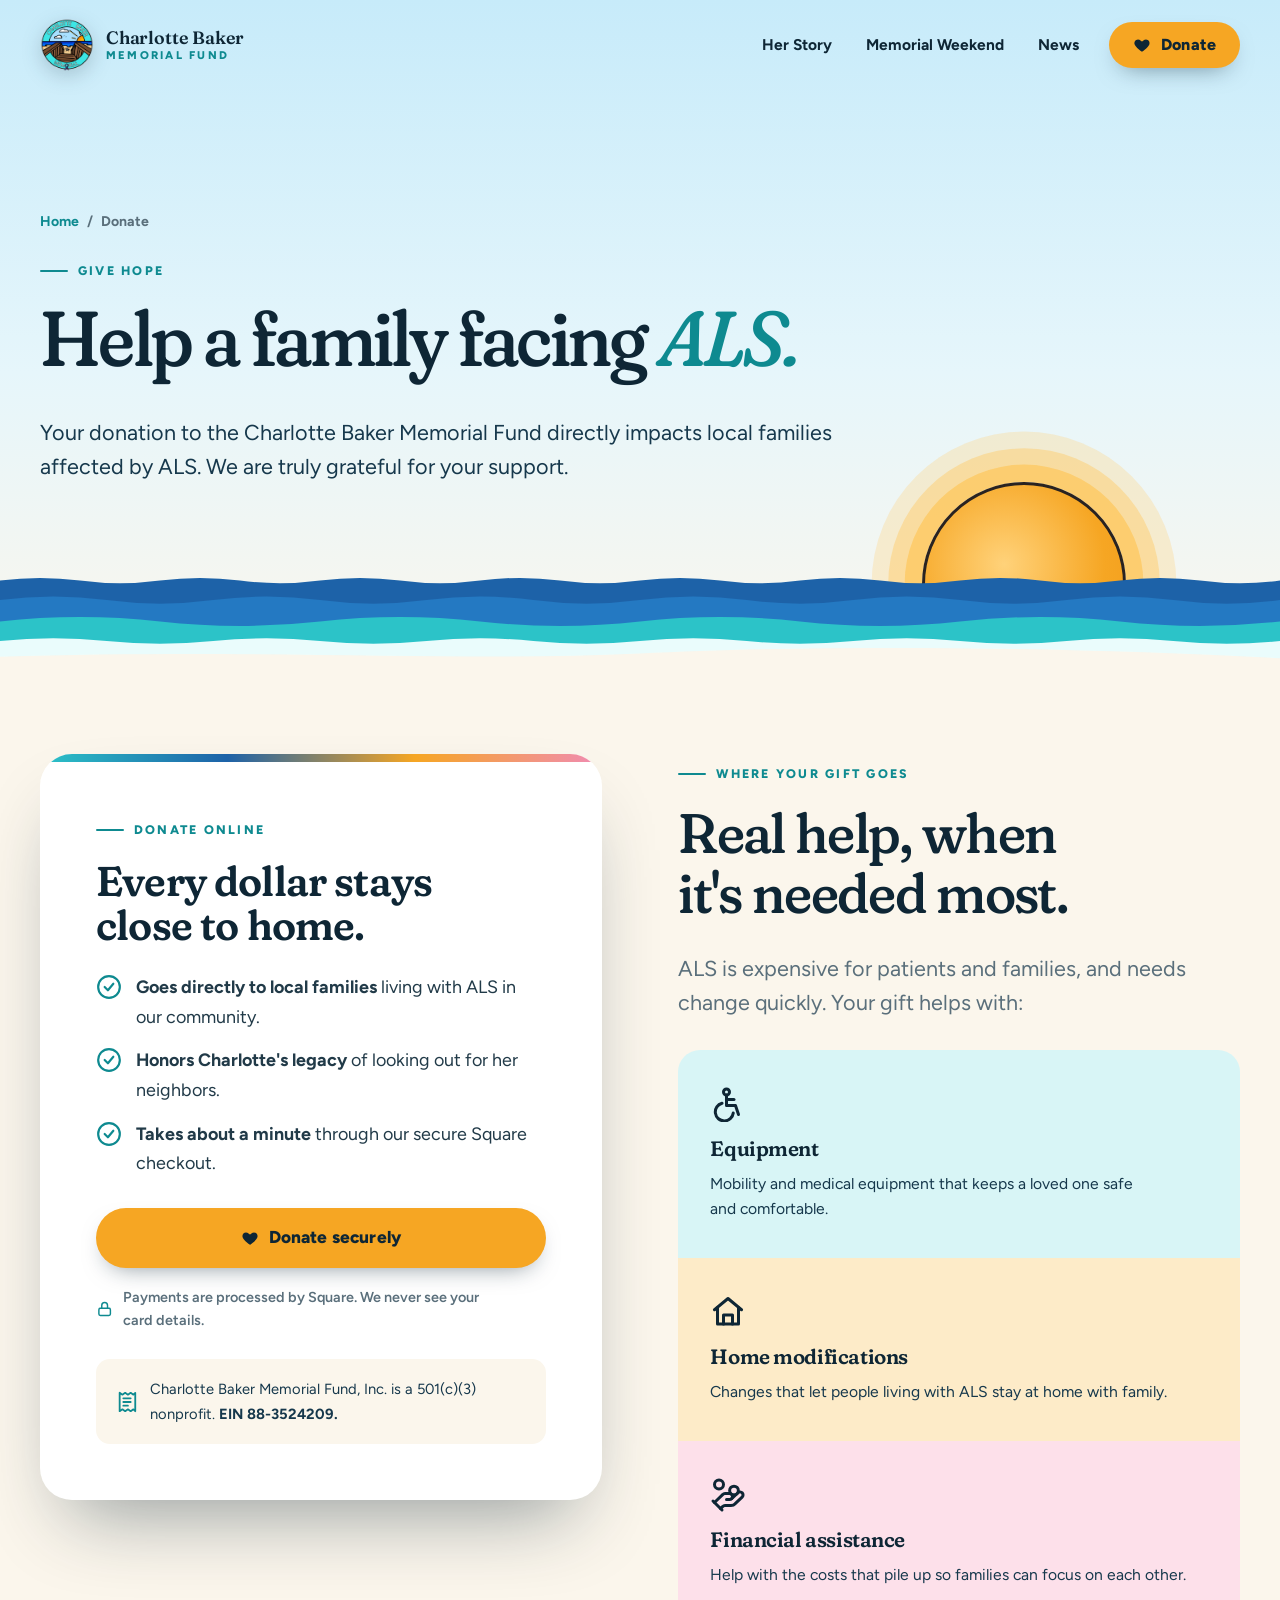
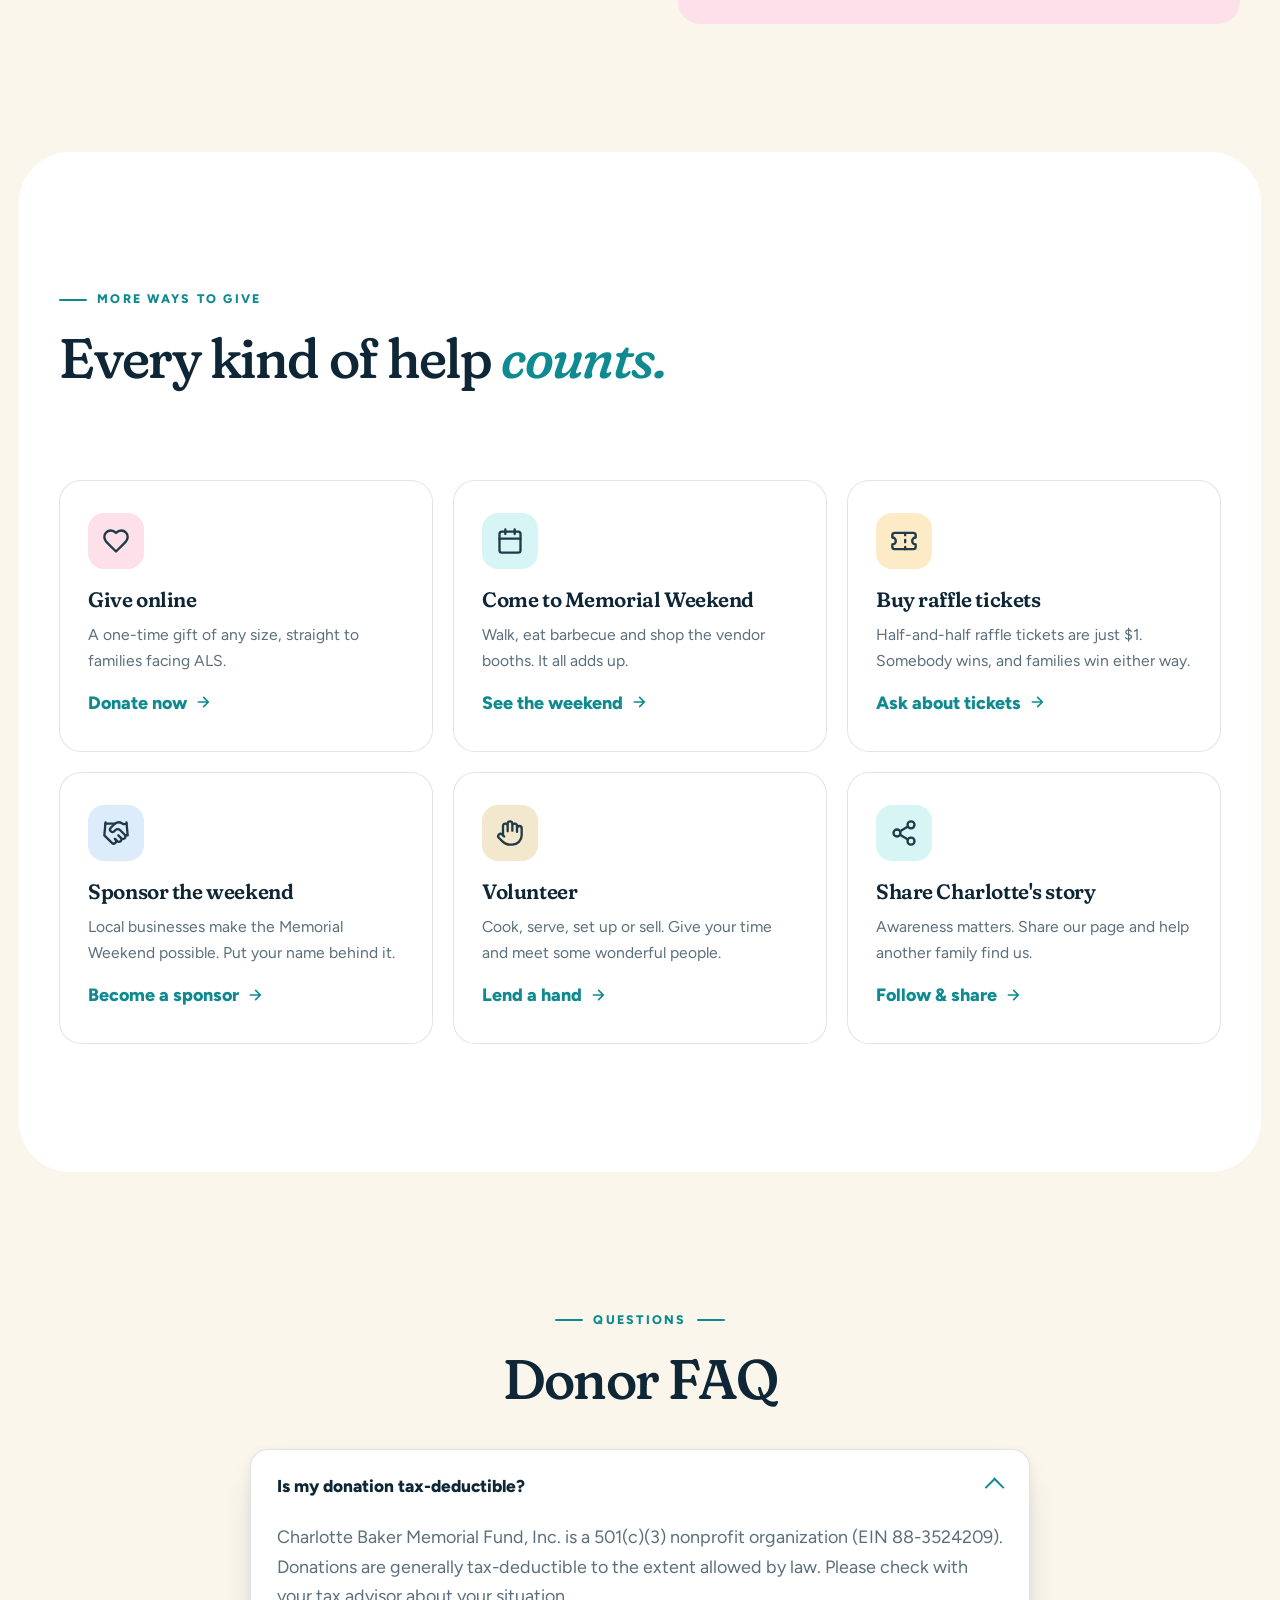
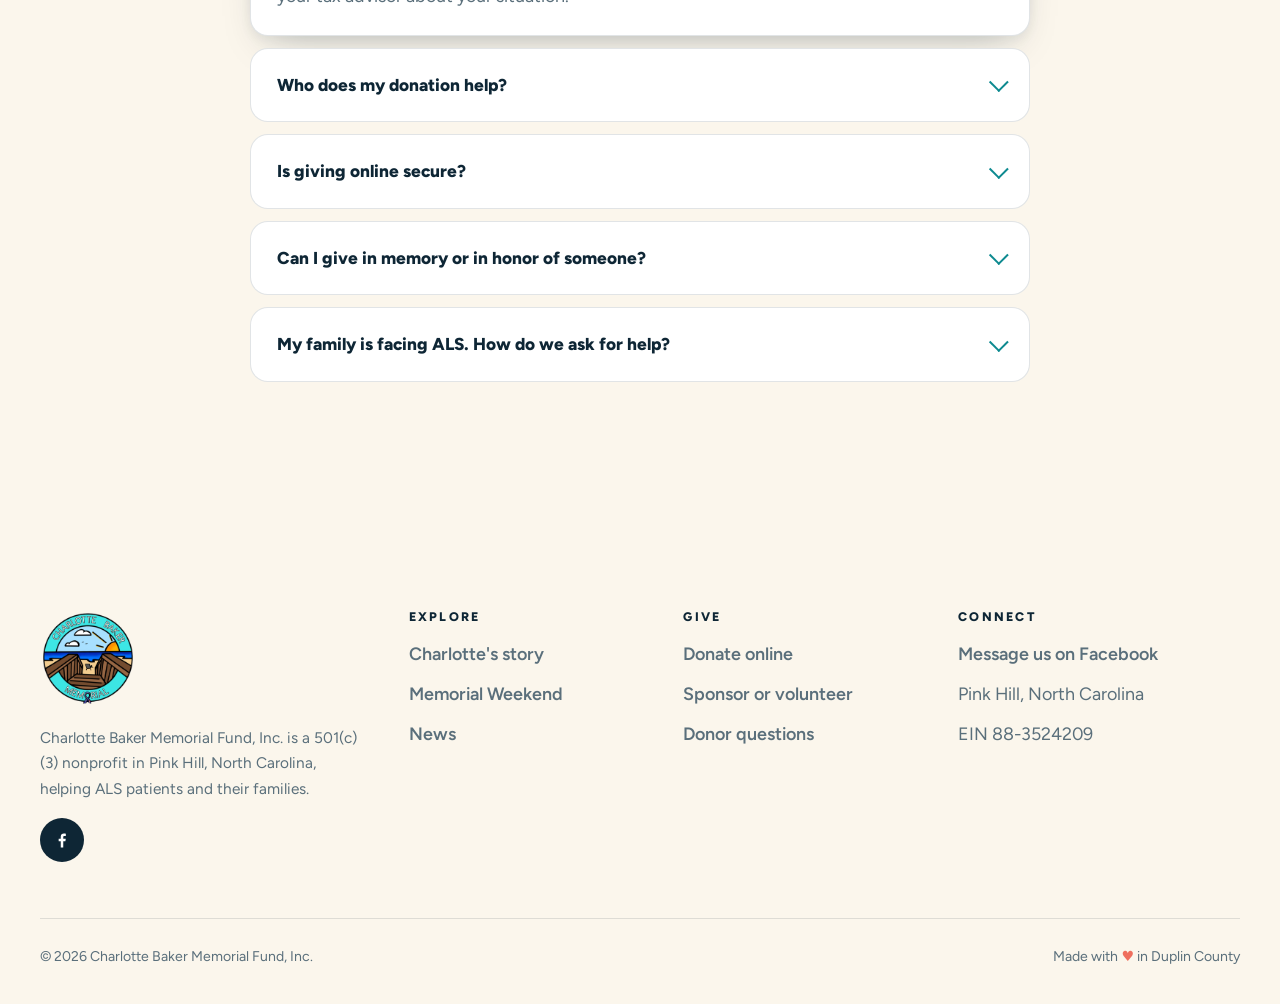
<file: donate.html>
<!doctype html>
<html lang="en">
<head>
  <meta charset="utf-8">
  <meta name="viewport" content="width=device-width, initial-scale=1">
  <title>Donate | Charlotte Baker Memorial Fund</title>
  <meta name="description" content="Donate to the Charlotte Baker Memorial Fund and directly help local families affected by ALS in eastern North Carolina. 501(c)(3), EIN 88-3524209.">
  <link rel="canonical" href="https://cbmemorialfund.com/donate.html">
  <meta name="theme-color" content="#0e2635">

  <meta property="og:type" content="website">
  <meta property="og:site_name" content="Charlotte Baker Memorial Fund">
  <meta property="og:title" content="Donate | Charlotte Baker Memorial Fund">
  <meta property="og:description" content="No family should walk through ALS alone. Helping ALS patients and families across eastern North Carolina.">
  <meta property="og:image" content="https://cbmemorialfund.com/assets/img/press-founding.png">
  <meta property="og:url" content="https://cbmemorialfund.com/donate.html">
  <meta name="twitter:card" content="summary_large_image">

  <link rel="icon" type="image/png" href="assets/img/favicon.png">
  <link rel="apple-touch-icon" href="assets/img/apple-touch-icon.png">

  <link rel="preconnect" href="https://fonts.googleapis.com">
  <link rel="preconnect" href="https://fonts.gstatic.com" crossorigin>
  <link href="https://fonts.googleapis.com/css2?family=Caveat:wght@600;700&family=Figtree:wght@400;500;600;700;800&family=Fraunces:ital,opsz,wght,SOFT,WONK@0,9..144,300..700,0..100,0..1;1,9..144,300..700,0..100,0..1&display=swap" rel="stylesheet">
  <link rel="stylesheet" href="assets/css/styles.css?v=11">
  <script>document.documentElement.classList.add("js")</script>

</head>
<body>
  <a class="skip-link" href="#main">Skip to content</a>

  <header class="site-header">
    <div class="wrap header-inner">
      <a class="brand" href="index.html" aria-label="Charlotte Baker Memorial Fund home">
        <img src="assets/img/logo-sm.png" alt="" width="54" height="54">
        <span class="brand-text"><strong>Charlotte Baker</strong><span>Memorial Fund</span></span>
      </a>
      <button class="menu-toggle" aria-expanded="false" aria-controls="site-nav" aria-label="Open menu"><span></span></button>
      <nav class="nav" id="site-nav" aria-label="Main">
        <a href="story.html">Her Story</a>
        <a href="events.html">Memorial Weekend</a>
        <a href="news.html">News</a>
        <a class="btn btn-sun btn-heart" href="donate.html" aria-current="page">
          <svg viewBox="0 0 24 24" fill="currentColor" aria-hidden="true"><path d="M12 21s-7.5-4.6-9.6-9.3C.9 8.3 3 4.5 6.7 4.5c2.1 0 3.6 1.1 4.3 2.5h2c.7-1.4 2.2-2.5 4.3-2.5 3.7 0 5.8 3.8 4.3 7.2C19.5 16.4 12 21 12 21z"/></svg>
          Donate
        </a>
      </nav>
    </div>
  </header>

  <main id="main">
    <section class="page-hero">
      <div class="sun-dot" aria-hidden="true"></div>
      <div class="wrap">
        <nav class="crumbs" aria-label="Breadcrumb"><a href="index.html">Home</a><span aria-hidden="true">/</span><span>Donate</span></nav>
        <p class="eyebrow" data-reveal>Give hope</p>
        <h1 class="display" data-reveal>Help a family facing <em class="accent">ALS.</em></h1>
        <p class="lede" data-reveal data-delay="120">Your donation to the Charlotte Baker Memorial Fund directly impacts local families affected by ALS. We are truly grateful for your support.</p>
      </div>
      <div class="page-hero-art" aria-hidden="true">
        <svg viewBox="0 0 1440 150" preserveAspectRatio="none">
          <path class="wave w1" fill="#1d62a8" d="M0 40 Q45 34 90 40 T180 40 T270 40 T360 40 T450 40 T540 40 T630 40 T720 40 T810 40 T900 40 T990 40 T1080 40 T1170 40 T1260 40 T1350 40 T1440 40 T1530 40 T1620 40 T1710 40 T1800 40 T1890 40 T1980 40 T2070 40 T2160 40 V150 H0Z"/>
          <path class="wave w2" fill="#2479c2" d="M0 62 Q60 54 120 62 T240 62 T360 62 T480 62 T600 62 T720 62 T840 62 T960 62 T1080 62 T1200 62 T1320 62 T1440 62 T1560 62 T1680 62 T1800 62 T1920 62 T2040 62 T2160 62 V150 H0Z"/>
          <path class="wave w3" fill="#2cc3c8" d="M0 86 Q90 76 180 86 T360 86 T540 86 T720 86 T900 86 T1080 86 T1260 86 T1440 86 T1620 86 T1800 86 T1980 86 T2160 86 V150 H0Z"/>
          <path class="wave w2 foam" fill="#eafcfc" d="M0 108 Q60 102 120 108 T240 108 T360 108 T480 108 T600 108 T720 108 T840 108 T960 108 T1080 108 T1200 108 T1320 108 T1440 108 T1560 108 T1680 108 T1800 108 T1920 108 T2040 108 T2160 108 V150 H0Z"/>
          <path fill="#fbf6ec" d="M-10 126 C 300 116, 520 132, 720 122 S 1200 114, 1450 128 V152 H-10Z"/>
        </svg>
      </div>
    </section>

    <section class="section" style="padding-top: clamp(40px, 6vw, 80px);">
      <div class="wrap split" style="align-items: start;">
        <div class="donate-hero-card" data-reveal="left">
          <p class="eyebrow">Donate online</p>
          <h2>Every dollar stays close to home.</h2>
          <ul class="checklist">
            <li><svg viewBox="0 0 24 24" fill="none" stroke="currentColor" stroke-width="2" stroke-linecap="round" stroke-linejoin="round" aria-hidden="true"><circle cx="12" cy="12" r="10"/><path d="m8 12 3 3 5-6"/></svg><span><strong>Goes directly to local families</strong> living with ALS in our community.</span></li>
            <li><svg viewBox="0 0 24 24" fill="none" stroke="currentColor" stroke-width="2" stroke-linecap="round" stroke-linejoin="round" aria-hidden="true"><circle cx="12" cy="12" r="10"/><path d="m8 12 3 3 5-6"/></svg><span><strong>Honors Charlotte's legacy</strong> of looking out for her neighbors.</span></li>
            <li><svg viewBox="0 0 24 24" fill="none" stroke="currentColor" stroke-width="2" stroke-linecap="round" stroke-linejoin="round" aria-hidden="true"><circle cx="12" cy="12" r="10"/><path d="m8 12 3 3 5-6"/></svg><span><strong>Takes about a minute</strong> through our secure Square checkout.</span></li>
          </ul>
          <a class="btn btn-sun btn-lg btn-heart" href="https://square.link/u/OLcaDC5I" target="_blank" rel="noopener" style="width: 100%;"><svg viewBox="0 0 24 24" fill="currentColor" aria-hidden="true"><path d="M12 21s-7.5-4.6-9.6-9.3C.9 8.3 3 4.5 6.7 4.5c2.1 0 3.6 1.1 4.3 2.5h2c.7-1.4 2.2-2.5 4.3-2.5 3.7 0 5.8 3.8 4.3 7.2C19.5 16.4 12 21 12 21z"/></svg> Donate securely</a>
          <p class="secure"><svg viewBox="0 0 24 24" fill="none" stroke="currentColor" stroke-width="2" stroke-linecap="round" stroke-linejoin="round" aria-hidden="true"><rect x="4" y="11" width="16" height="10" rx="2"/><path d="M8 11V7a4 4 0 0 1 8 0v4"/></svg> Payments are processed by Square. We never see your card details.</p>
          <div class="ein"><svg viewBox="0 0 24 24" fill="none" stroke="currentColor" stroke-width="2" stroke-linecap="round" stroke-linejoin="round" aria-hidden="true"><path d="M4 2v20l3-2 3 2 3-2 3 2 3-2 2 2V2l-2 2-3-2-3 2-3-2-3 2Z"/><path d="M8 8h8M8 12h8M8 16h5"/></svg><span>Charlotte Baker Memorial Fund, Inc. is a 501(c)(3) nonprofit. <strong>EIN 88-3524209.</strong></span></div>
        </div>

        <div data-reveal="right">
          <p class="eyebrow">Where your gift goes</p>
          <h2 class="h2">Real help, when it's needed most.</h2>
          <p class="lede" style="margin-bottom: 30px;">ALS is expensive for patients and families, and needs change quickly. Your gift helps with:</p>
          <div class="where" style="grid-template-columns: 1fr;">
            <div><svg viewBox="0 0 24 24" fill="none" stroke="currentColor" stroke-width="2" stroke-linecap="round" stroke-linejoin="round" aria-hidden="true"><circle cx="11" cy="4" r="2"/><path d="M11 6v7h6l2 6"/><path d="M11 9h5"/><path d="M8 11.5A6 6 0 1 0 15.5 18"/></svg><h3>Equipment</h3><p>Mobility and medical equipment that keeps a loved one safe and comfortable.</p></div>
            <div><svg viewBox="0 0 24 24" fill="none" stroke="currentColor" stroke-width="2" stroke-linecap="round" stroke-linejoin="round" aria-hidden="true"><path d="M3 10.5 12 3l9 7.5"/><path d="M5 9v11h14V9"/><path d="M9 20v-6h6v6"/></svg><h3>Home modifications</h3><p>Changes that let people living with ALS stay at home with family.</p></div>
            <div><svg viewBox="0 0 24 24" fill="none" stroke="currentColor" stroke-width="2" stroke-linecap="round" stroke-linejoin="round" aria-hidden="true"><path d="M11 15h2a2 2 0 1 0 0-4h-3c-.6 0-1.1.2-1.4.6L3 17"/><path d="m7 21 1.6-1.4c.3-.4.8-.6 1.4-.6h4c1.1 0 2.1-.4 2.8-1.2l4.6-4.4a2 2 0 0 0-2.75-2.91l-4.2 3.9"/><path d="m2 16 6 6"/><circle cx="16" cy="9" r="2.9"/><circle cx="6" cy="5" r="3"/></svg><h3>Financial assistance</h3><p>Help with the costs that pile up so families can focus on each other.</p></div>
          </div>
        </div>
      </div>
    </section>

    <section class="section help">
      <div class="wrap">
        <div class="section-head">
          <div data-reveal>
            <p class="eyebrow">More ways to give</p>
            <h2 class="h2">Every kind of help <em class="accent">counts.</em></h2>
          </div>
        </div>
        <div class="ways">
          <article class="way" data-reveal data-delay="0">
            <div class="icon bg-pink"><svg viewBox="0 0 24 24" fill="none" stroke="currentColor" stroke-width="2" stroke-linecap="round" stroke-linejoin="round" aria-hidden="true"><path d="M19 14c1.49-1.46 3-3.21 3-5.5A5.5 5.5 0 0 0 16.5 3c-1.76 0-3 .5-4.5 2-1.5-1.5-2.74-2-4.5-2A5.5 5.5 0 0 0 2 8.5c0 2.3 1.5 4.05 3 5.5l7 7Z"/></svg></div>
            <h3>Give online</h3>
            <p>A one-time gift of any size, straight to families facing ALS.</p>
            <a class="text-link" href="https://square.link/u/OLcaDC5I" target="_blank" rel="noopener">Donate now <svg viewBox="0 0 24 24" fill="none" stroke="currentColor" stroke-width="2.5" stroke-linecap="round" stroke-linejoin="round" aria-hidden="true"><path d="M5 12h14M13 5l7 7-7 7"/></svg></a>
          </article>
          <article class="way" data-reveal data-delay="80">
            <div class="icon bg-teal"><svg viewBox="0 0 24 24" fill="none" stroke="currentColor" stroke-width="2" stroke-linecap="round" stroke-linejoin="round" aria-hidden="true"><rect x="3" y="4" width="18" height="18" rx="2"/><path d="M16 2v4M8 2v4M3 10h18"/></svg></div>
            <h3>Come to Memorial Weekend</h3>
            <p>Walk, eat barbecue and shop the vendor booths. It all adds up.</p>
            <a class="text-link" href="events.html">See the weekend <svg viewBox="0 0 24 24" fill="none" stroke="currentColor" stroke-width="2.5" stroke-linecap="round" stroke-linejoin="round" aria-hidden="true"><path d="M5 12h14M13 5l7 7-7 7"/></svg></a>
          </article>
          <article class="way" data-reveal data-delay="160">
            <div class="icon bg-sun"><svg viewBox="0 0 24 24" fill="none" stroke="currentColor" stroke-width="2" stroke-linecap="round" stroke-linejoin="round" aria-hidden="true"><path d="M2 9a3 3 0 0 1 0 6v2a2 2 0 0 0 2 2h16a2 2 0 0 0 2-2v-2a3 3 0 0 1 0-6V7a2 2 0 0 0-2-2H4a2 2 0 0 0-2 2Z"/><path d="M13 5v2M13 17v2M13 11v2"/></svg></div>
            <h3>Buy raffle tickets</h3>
            <p>Half-and-half raffle tickets are just $1. Somebody wins, and families win either way.</p>
            <a class="text-link" href="https://www.facebook.com/CBakerSoftballTournament/" target="_blank" rel="noopener">Ask about tickets <svg viewBox="0 0 24 24" fill="none" stroke="currentColor" stroke-width="2.5" stroke-linecap="round" stroke-linejoin="round" aria-hidden="true"><path d="M5 12h14M13 5l7 7-7 7"/></svg></a>
          </article>
          <article class="way" data-reveal data-delay="0">
            <div class="icon bg-sky"><svg viewBox="0 0 24 24" fill="none" stroke="currentColor" stroke-width="2" stroke-linecap="round" stroke-linejoin="round" aria-hidden="true"><path d="m11 17 2 2a1 1 0 1 0 3-3"/><path d="m14 14 2.5 2.5a1 1 0 1 0 3-3l-3.88-3.88a3 3 0 0 0-4.24 0l-.88.88a1 1 0 1 1-3-3l2.81-2.81a5.79 5.79 0 0 1 7.06-.87l.47.28a2 2 0 0 0 1.42.25L21 4"/><path d="m21 3 1 11h-2"/><path d="M3 3 2 14l6.5 6.5a1 1 0 1 0 3-3"/><path d="M3 4h8"/></svg></div>
            <h3>Sponsor the weekend</h3>
            <p>Local businesses make the Memorial Weekend possible. Put your name behind it.</p>
            <a class="text-link" href="events.html#get-involved">Become a sponsor <svg viewBox="0 0 24 24" fill="none" stroke="currentColor" stroke-width="2.5" stroke-linecap="round" stroke-linejoin="round" aria-hidden="true"><path d="M5 12h14M13 5l7 7-7 7"/></svg></a>
          </article>
          <article class="way" data-reveal data-delay="80">
            <div class="icon bg-sand"><svg viewBox="0 0 24 24" fill="none" stroke="currentColor" stroke-width="2" stroke-linecap="round" stroke-linejoin="round" aria-hidden="true"><path d="M18 11V6a2 2 0 0 0-4 0v1M14 10V4a2 2 0 0 0-4 0v2M10 10.5V6a2 2 0 0 0-4 0v8"/><path d="M18 8a2 2 0 1 1 4 0v6a8 8 0 0 1-8 8h-2c-2.8 0-4.5-.86-5.99-2.34l-3.6-3.6a2 2 0 0 1 2.83-2.82L7 15"/></svg></div>
            <h3>Volunteer</h3>
            <p>Cook, serve, set up or sell. Give your time and meet some wonderful people.</p>
            <a class="text-link" href="events.html#get-involved">Lend a hand <svg viewBox="0 0 24 24" fill="none" stroke="currentColor" stroke-width="2.5" stroke-linecap="round" stroke-linejoin="round" aria-hidden="true"><path d="M5 12h14M13 5l7 7-7 7"/></svg></a>
          </article>
          <article class="way" data-reveal data-delay="160">
            <div class="icon bg-teal"><svg viewBox="0 0 24 24" fill="none" stroke="currentColor" stroke-width="2" stroke-linecap="round" stroke-linejoin="round" aria-hidden="true"><circle cx="18" cy="5" r="3"/><circle cx="6" cy="12" r="3"/><circle cx="18" cy="19" r="3"/><path d="m8.6 13.5 6.8 4M15.4 6.5l-6.8 4"/></svg></div>
            <h3>Share Charlotte's story</h3>
            <p>Awareness matters. Share our page and help another family find us.</p>
            <a class="text-link" href="https://www.facebook.com/CBakerSoftballTournament/" target="_blank" rel="noopener">Follow &amp; share <svg viewBox="0 0 24 24" fill="none" stroke="currentColor" stroke-width="2.5" stroke-linecap="round" stroke-linejoin="round" aria-hidden="true"><path d="M5 12h14M13 5l7 7-7 7"/></svg></a>
          </article>
        </div>
      </div>
    </section>

    <section class="section" id="faq">
      <div class="wrap-narrow">
        <div class="center" data-reveal>
          <p class="eyebrow">Questions</p>
          <h2 class="h2">Donor FAQ</h2>
        </div>
        <div class="faq" style="margin-top: 40px;" data-reveal>
          <details open>
            <summary>Is my donation tax-deductible?</summary>
            <div><p>Charlotte Baker Memorial Fund, Inc. is a 501(c)(3) nonprofit organization (<span style="white-space: nowrap;">EIN 88-3524209</span>). Donations are generally tax-deductible to the extent allowed by law. Please check with your tax advisor about your situation.</p></div>
          </details>
          <details>
            <summary>Who does my donation help?</summary>
            <div><p>ALS patients and their families in our local eastern North Carolina community. Funds go toward needs like equipment, home modifications and financial assistance.</p></div>
          </details>
          <details>
            <summary>Is giving online secure?</summary>
            <div><p>Yes. Online donations are processed by Square, a trusted payment provider. Your card information goes directly to Square and is never stored by us.</p></div>
          </details>
          <details>
            <summary>Can I give in memory or in honor of someone?</summary>
            <div><p>Absolutely. After you give, send us a message on <a class="text-link" href="https://www.facebook.com/CBakerSoftballTournament/" target="_blank" rel="noopener">Facebook</a> with the name of the person you're honoring and we'll make sure it's recognized.</p></div>
          </details>
          <details>
            <summary>My family is facing ALS. How do we ask for help?</summary>
            <div><p>We're so sorry you're going through this, and we'd be honored to help. Reach out to us privately through <a class="text-link" href="https://www.facebook.com/CBakerSoftballTournament/" target="_blank" rel="noopener">Facebook</a> and a member of our team will be in touch.</p></div>
          </details>
        </div>
      </div>
    </section>
  </main>

  <footer class="site-footer">
    <div class="wrap">
      <div class="footer-grid">
        <div class="footer-brand">
          <img src="assets/img/logo-sm.png" alt="Charlotte Baker Memorial Fund logo" width="96" height="97">
          <p>Charlotte Baker Memorial Fund, Inc. is a 501(c)(3) nonprofit in Pink Hill, North Carolina, helping ALS patients and their families.</p>
          <div class="social">
            <a href="https://www.facebook.com/CBakerSoftballTournament/" target="_blank" rel="noopener" aria-label="Facebook">
              <svg viewBox="0 0 24 24" fill="currentColor" aria-hidden="true"><path d="M13.5 21v-7.5h2.6l.4-3h-3V8.6c0-.9.3-1.5 1.5-1.5h1.6V4.4c-.3 0-1.2-.1-2.3-.1-2.3 0-3.8 1.4-3.8 3.9v2.3H8v3h2.5V21h3z"/></svg>
            </a>
          </div>
        </div>
        <div>
          <h4>Explore</h4>
          <ul>
            <li><a href="story.html">Charlotte's story</a></li>
            <li><a href="events.html">Memorial Weekend</a></li>
            <li><a href="news.html">News</a></li>
          </ul>
        </div>
        <div>
          <h4>Give</h4>
          <ul>
            <li><a href="donate.html">Donate online</a></li>
            <li><a href="events.html#get-involved">Sponsor or volunteer</a></li>
            <li><a href="donate.html#faq">Donor questions</a></li>
          </ul>
        </div>
        <div>
          <h4>Connect</h4>
          <ul>
            <li><a href="https://www.facebook.com/CBakerSoftballTournament/" target="_blank" rel="noopener">Message us on Facebook</a></li>
            <li>Pink Hill, North Carolina</li>
            <li>EIN 88-3524209</li>
          </ul>
        </div>
      </div>
      <div class="footer-bottom">
        <span>&copy; <span data-year>2026</span> Charlotte Baker Memorial Fund, Inc.</span>
        <span>Made with <span class="heart">&#9829;</span> in Duplin County</span>
      </div>
    </div>
  </footer>

  <script src="assets/js/main.js?v=11" defer></script>
</body>
</html>
</file>
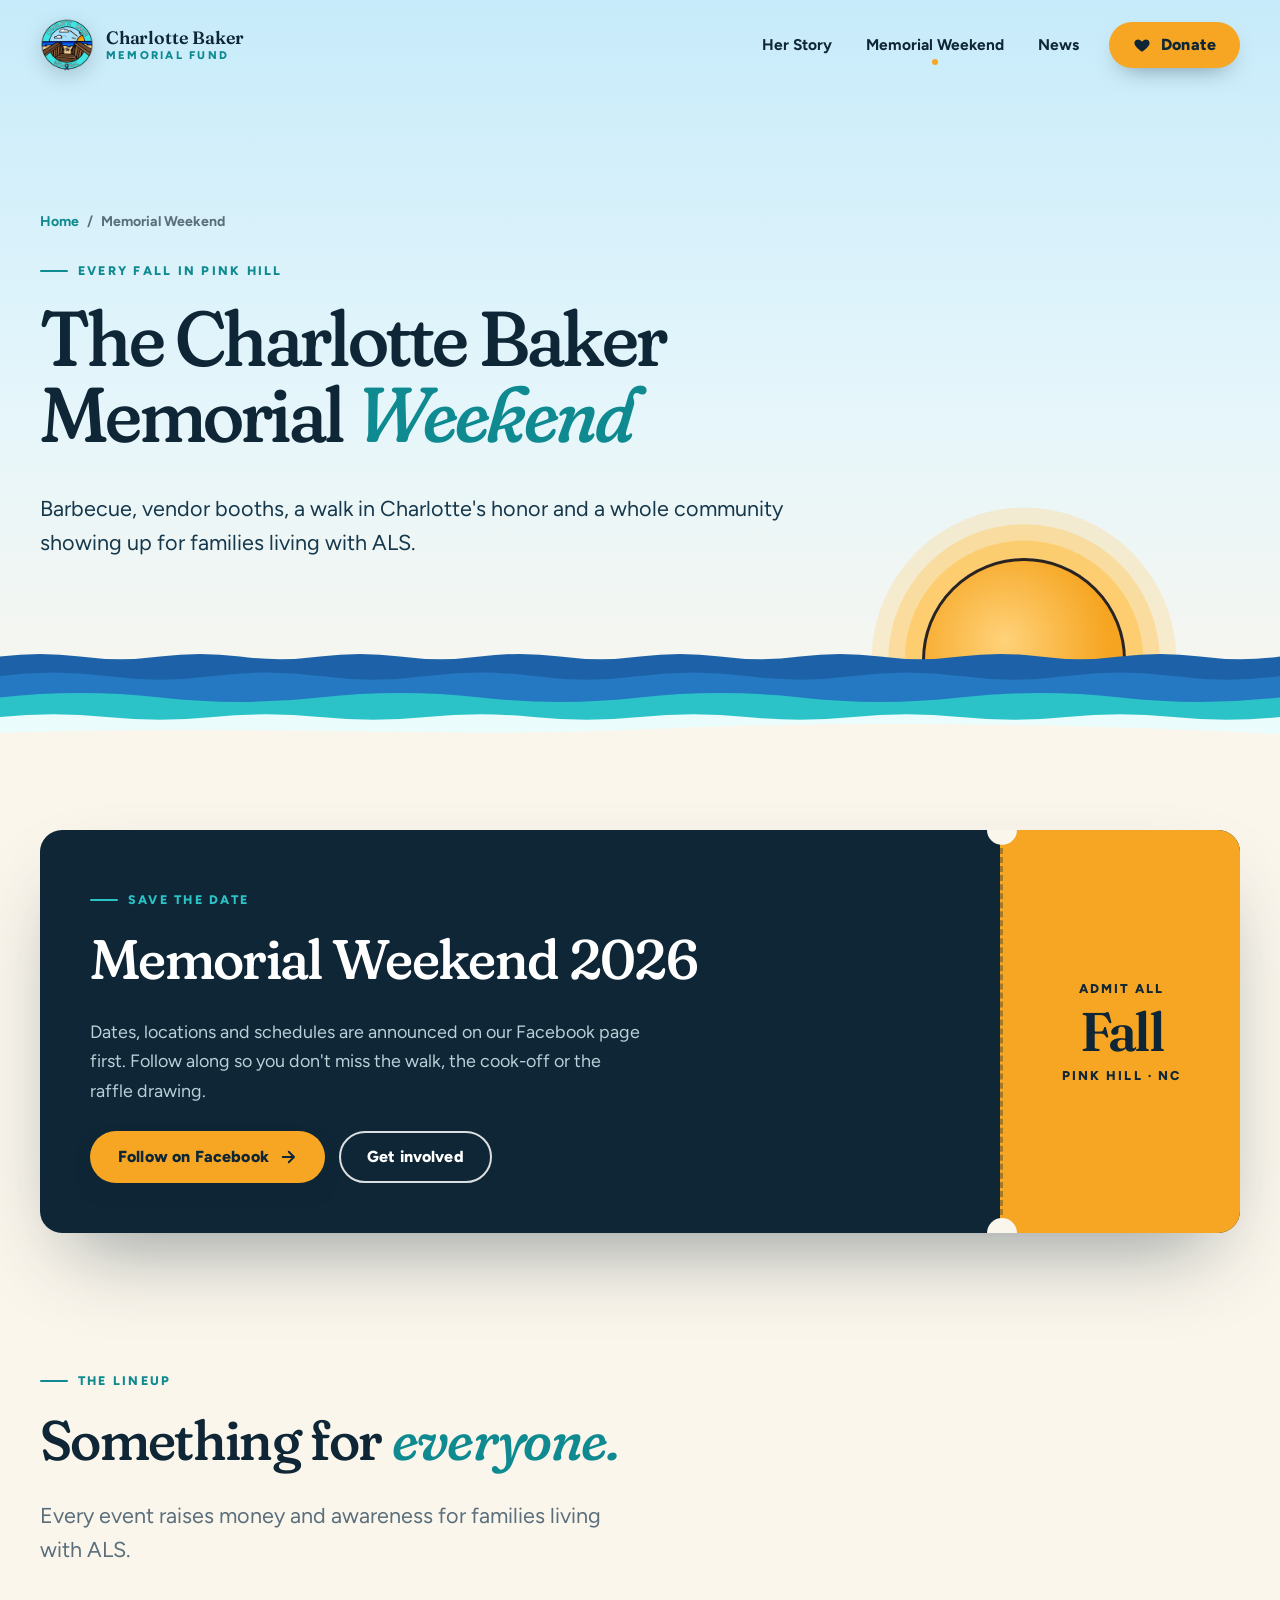
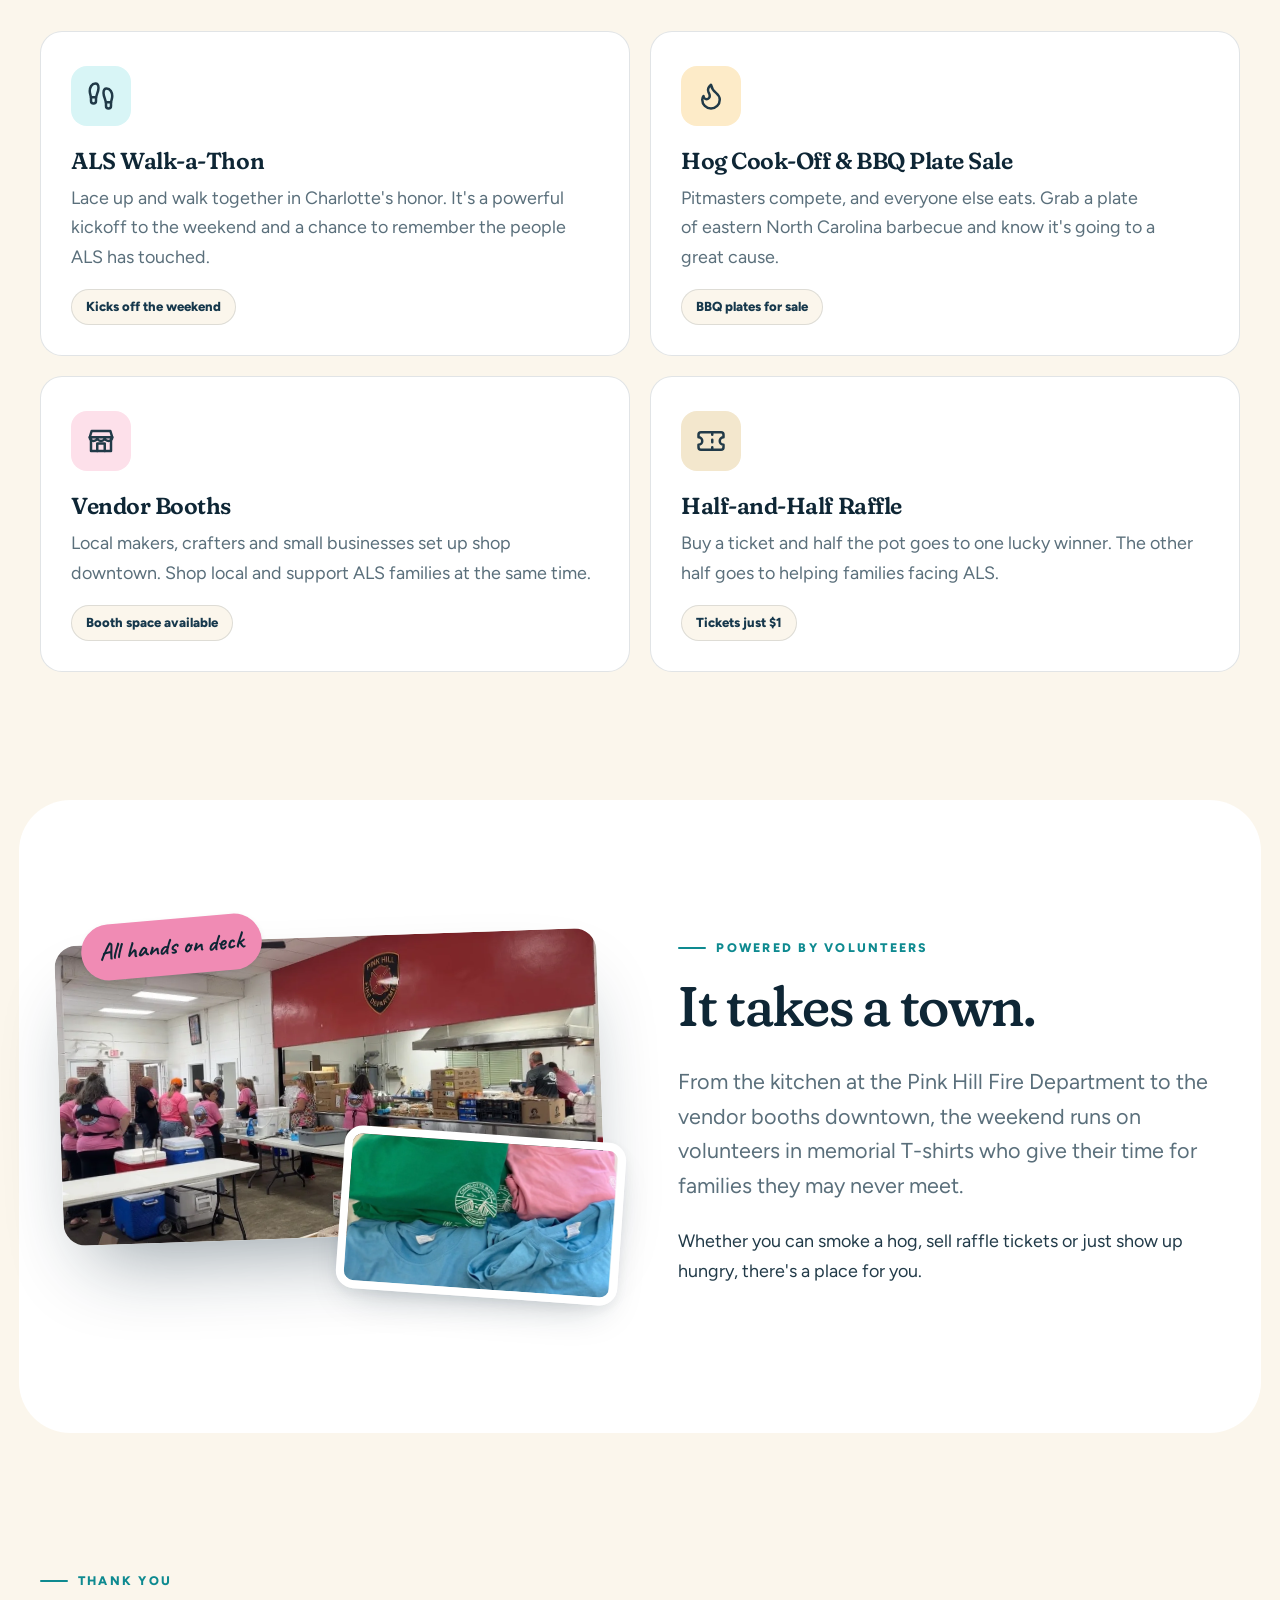
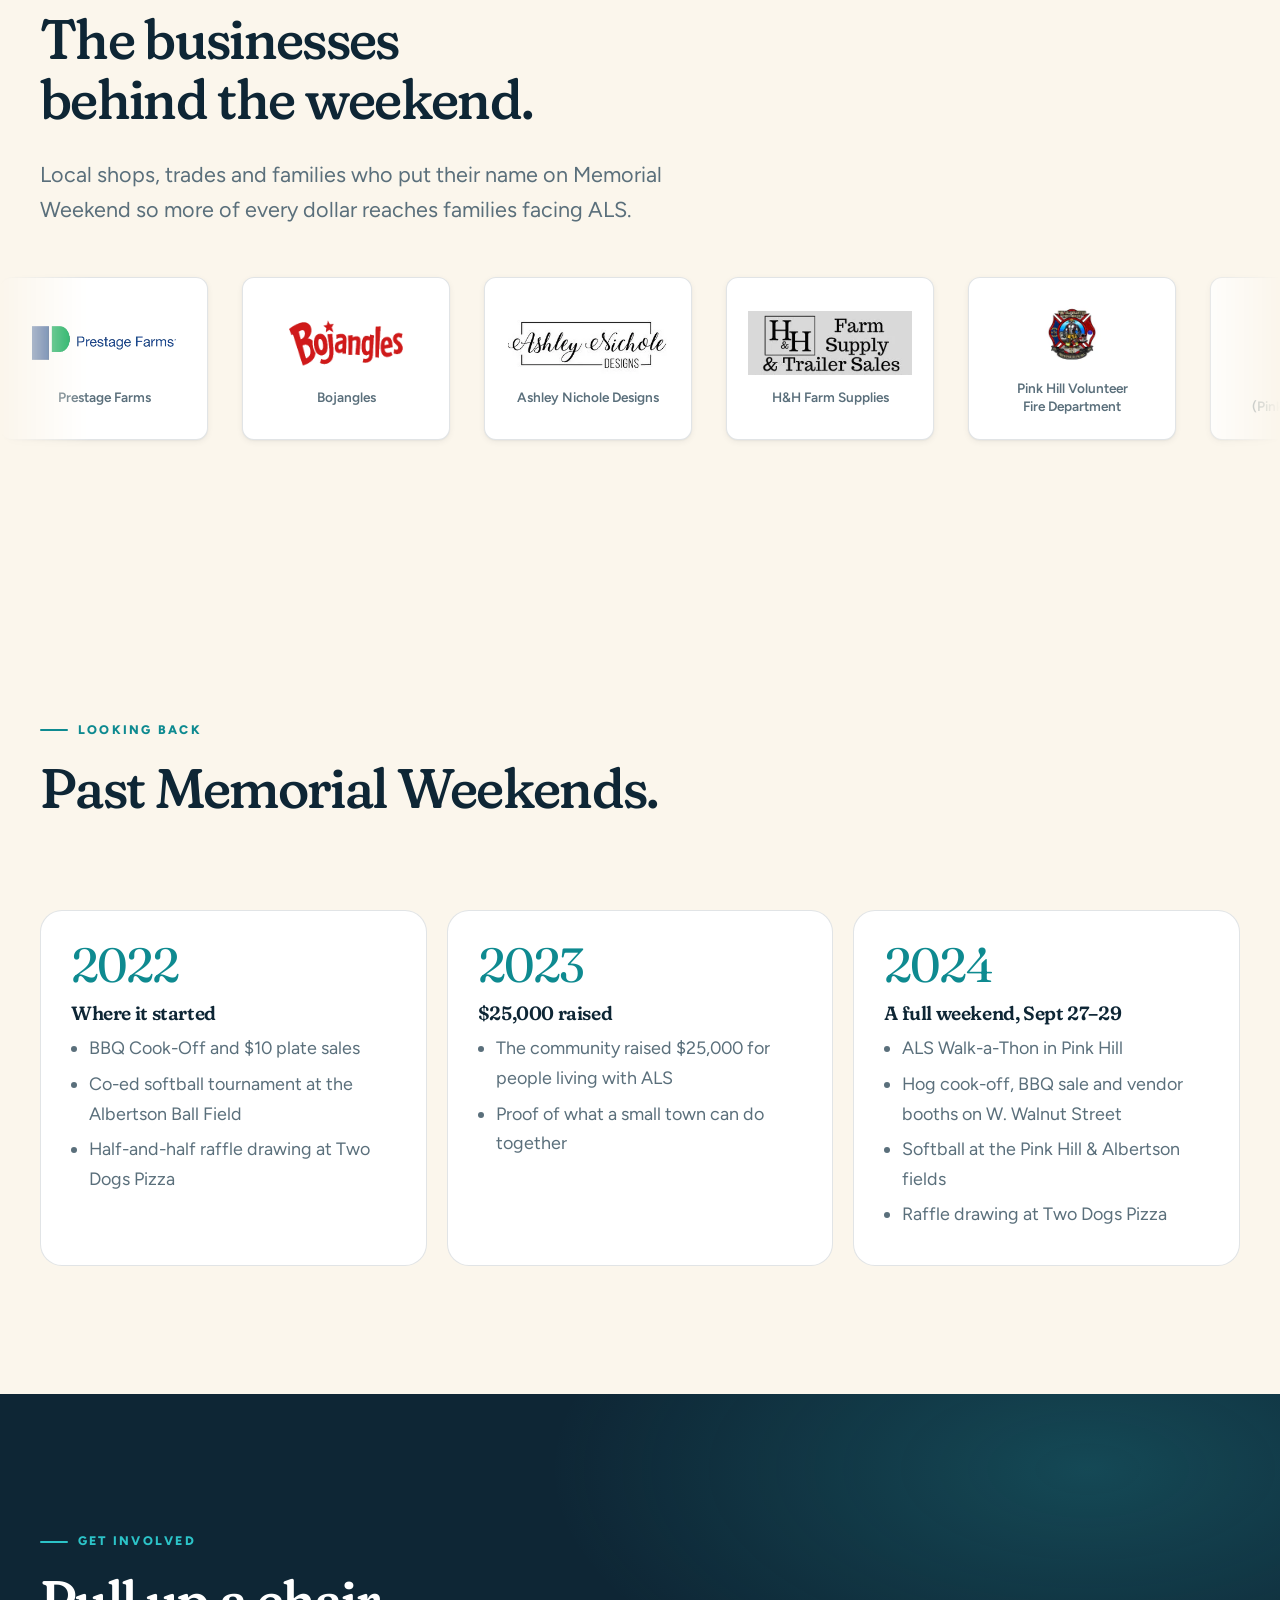
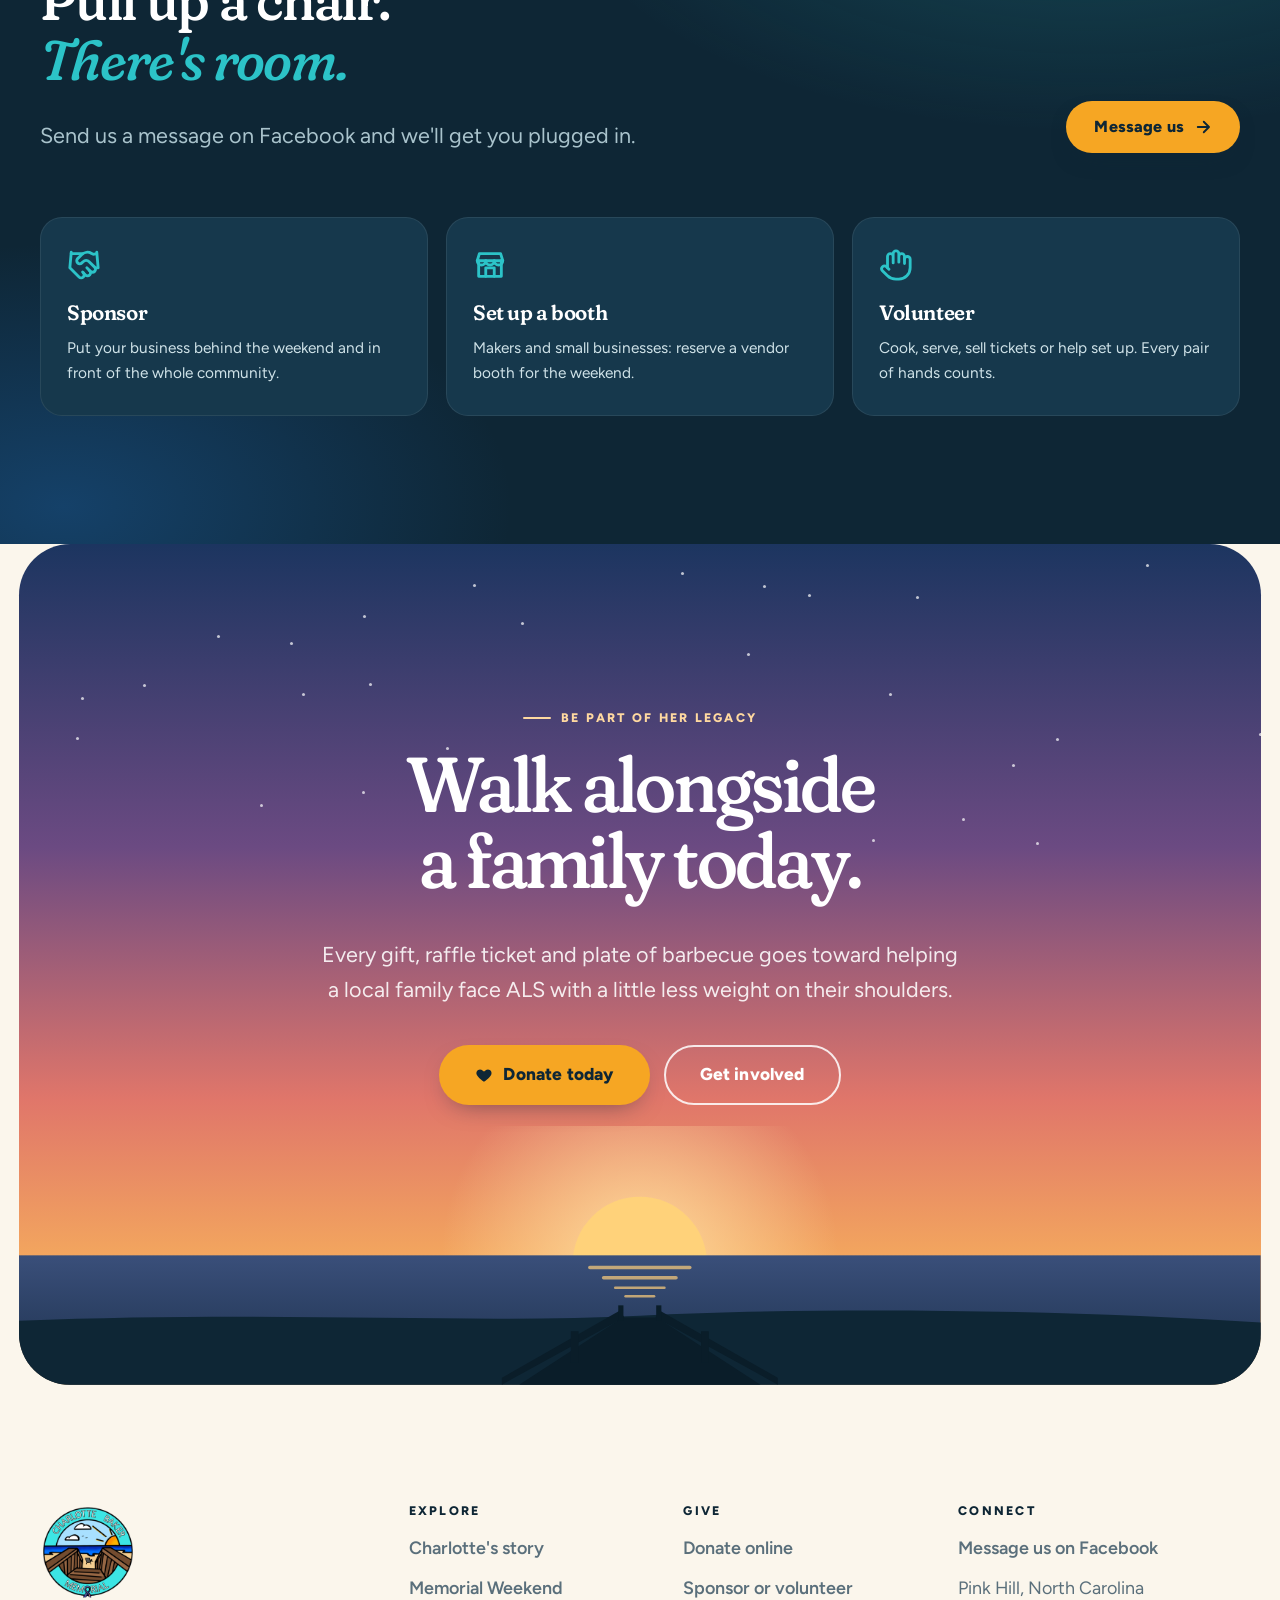
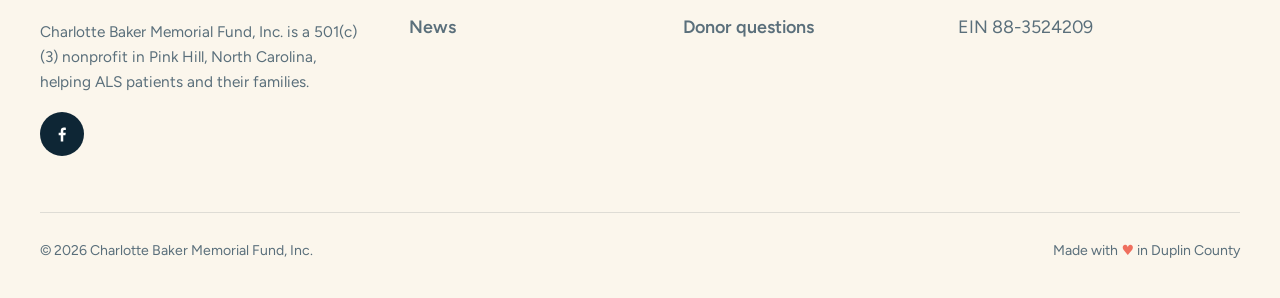
<file: events.html>
<!doctype html>
<html lang="en">
<head>
  <meta charset="utf-8">
  <meta name="viewport" content="width=device-width, initial-scale=1">
  <title>Memorial Weekend | Charlotte Baker Memorial Fund</title>
  <meta name="description" content="The Charlotte Baker Memorial Weekend in Pink Hill, NC: ALS Walk-a-Thon, hog cook-off and BBQ sale, vendor booths and a half-and-half raffle.">
  <link rel="canonical" href="https://cbmemorialfund.com/events.html">
  <meta name="theme-color" content="#0e2635">

  <meta property="og:type" content="website">
  <meta property="og:site_name" content="Charlotte Baker Memorial Fund">
  <meta property="og:title" content="Memorial Weekend | Charlotte Baker Memorial Fund">
  <meta property="og:description" content="No family should walk through ALS alone. Helping ALS patients and families across eastern North Carolina.">
  <meta property="og:image" content="https://cbmemorialfund.com/assets/img/press-founding.png">
  <meta property="og:url" content="https://cbmemorialfund.com/events.html">
  <meta name="twitter:card" content="summary_large_image">

  <link rel="icon" type="image/png" href="assets/img/favicon.png">
  <link rel="apple-touch-icon" href="assets/img/apple-touch-icon.png">

  <link rel="preconnect" href="https://fonts.googleapis.com">
  <link rel="preconnect" href="https://fonts.gstatic.com" crossorigin>
  <link href="https://fonts.googleapis.com/css2?family=Caveat:wght@600;700&family=Figtree:wght@400;500;600;700;800&family=Fraunces:ital,opsz,wght,SOFT,WONK@0,9..144,300..700,0..100,0..1;1,9..144,300..700,0..100,0..1&display=swap" rel="stylesheet">
  <link rel="stylesheet" href="assets/css/styles.css?v=11">
  <script>document.documentElement.classList.add("js")</script>

</head>
<body>
  <a class="skip-link" href="#main">Skip to content</a>

  <header class="site-header">
    <div class="wrap header-inner">
      <a class="brand" href="index.html" aria-label="Charlotte Baker Memorial Fund home">
        <img src="assets/img/logo-sm.png" alt="" width="54" height="54">
        <span class="brand-text"><strong>Charlotte Baker</strong><span>Memorial Fund</span></span>
      </a>
      <button class="menu-toggle" aria-expanded="false" aria-controls="site-nav" aria-label="Open menu"><span></span></button>
      <nav class="nav" id="site-nav" aria-label="Main">
        <a href="story.html">Her Story</a>
        <a href="events.html" aria-current="page">Memorial Weekend</a>
        <a href="news.html">News</a>
        <a class="btn btn-sun btn-heart" href="donate.html">
          <svg viewBox="0 0 24 24" fill="currentColor" aria-hidden="true"><path d="M12 21s-7.5-4.6-9.6-9.3C.9 8.3 3 4.5 6.7 4.5c2.1 0 3.6 1.1 4.3 2.5h2c.7-1.4 2.2-2.5 4.3-2.5 3.7 0 5.8 3.8 4.3 7.2C19.5 16.4 12 21 12 21z"/></svg>
          Donate
        </a>
      </nav>
    </div>
  </header>

  <main id="main">
    <section class="page-hero">
      <div class="sun-dot" aria-hidden="true"></div>
      <div class="wrap">
        <nav class="crumbs" aria-label="Breadcrumb"><a href="index.html">Home</a><span aria-hidden="true">/</span><span>Memorial Weekend</span></nav>
        <p class="eyebrow" data-reveal>Every fall in Pink Hill</p>
        <h1 class="display" data-reveal>The Charlotte Baker Memorial <em class="accent">Weekend</em></h1>
        <p class="lede" data-reveal data-delay="120">Barbecue, vendor booths, a walk in Charlotte's honor and a whole community showing up for families living with ALS.</p>
      </div>
      <div class="page-hero-art" aria-hidden="true">
        <svg viewBox="0 0 1440 150" preserveAspectRatio="none">
          <path class="wave w1" fill="#1d62a8" d="M0 40 Q45 34 90 40 T180 40 T270 40 T360 40 T450 40 T540 40 T630 40 T720 40 T810 40 T900 40 T990 40 T1080 40 T1170 40 T1260 40 T1350 40 T1440 40 T1530 40 T1620 40 T1710 40 T1800 40 T1890 40 T1980 40 T2070 40 T2160 40 V150 H0Z"/>
          <path class="wave w2" fill="#2479c2" d="M0 62 Q60 54 120 62 T240 62 T360 62 T480 62 T600 62 T720 62 T840 62 T960 62 T1080 62 T1200 62 T1320 62 T1440 62 T1560 62 T1680 62 T1800 62 T1920 62 T2040 62 T2160 62 V150 H0Z"/>
          <path class="wave w3" fill="#2cc3c8" d="M0 86 Q90 76 180 86 T360 86 T540 86 T720 86 T900 86 T1080 86 T1260 86 T1440 86 T1620 86 T1800 86 T1980 86 T2160 86 V150 H0Z"/>
          <path class="wave w2 foam" fill="#eafcfc" d="M0 108 Q60 102 120 108 T240 108 T360 108 T480 108 T600 108 T720 108 T840 108 T960 108 T1080 108 T1200 108 T1320 108 T1440 108 T1560 108 T1680 108 T1800 108 T1920 108 T2040 108 T2160 108 V150 H0Z"/>
          <path fill="#fbf6ec" d="M-10 126 C 300 116, 520 132, 720 122 S 1200 114, 1450 128 V152 H-10Z"/>
        </svg>
      </div>
    </section>

    <section class="section" style="padding-top: clamp(40px, 6vw, 80px);">
      <div class="wrap">
        <div class="ticket" data-reveal="zoom">
          <div class="ticket-main">
            <p class="eyebrow" style="color: var(--teal);">Save the date</p>
            <h2 class="h2">Memorial Weekend 2026</h2>
            <p>Dates, locations and schedules are announced on our Facebook page first. Follow along so you don't miss the walk, the cook-off or the raffle drawing.</p>
            <div class="hero-actions" style="margin-top: 26px;">
              <a class="btn btn-sun" href="https://www.facebook.com/CBakerSoftballTournament/" target="_blank" rel="noopener">Follow on Facebook <svg class="arrow" viewBox="0 0 24 24" fill="none" stroke="currentColor" stroke-width="2.5" stroke-linecap="round" stroke-linejoin="round" aria-hidden="true"><path d="M5 12h14M13 5l7 7-7 7"/></svg></a>
              <a class="btn btn-outline-light" href="#get-involved">Get involved</a>
            </div>
          </div>
          <div class="ticket-stub">
            <span class="small">Admit all</span>
            <span class="big">Fall</span>
            <span class="small">Pink Hill &middot; NC</span>
          </div>
        </div>
      </div>
    </section>

    <section class="section" style="padding-top: 0;">
      <div class="wrap">
        <div class="section-head">
          <div data-reveal>
            <p class="eyebrow">The lineup</p>
            <h2 class="h2">Something for <em class="accent">everyone.</em></h2>
            <p class="lede">Every event raises money and awareness for families living with ALS.</p>
          </div>
        </div>
        <div class="lineup">
          <article class="lineup-card" data-reveal data-delay="0">
            <div class="icon bg-teal"><svg viewBox="0 0 24 24" fill="none" stroke="currentColor" stroke-width="2" stroke-linecap="round" stroke-linejoin="round" aria-hidden="true"><path d="M4 16v-2.4C4 11.5 3 10.5 3 8c0-2.7 1.5-6 4.5-6C9.4 2 10 3.8 10 5.5c0 3.1-2 5.7-2 8.7V16a2 2 0 1 1-4 0Z"/><path d="M20 20v-2.4c0-2.1 1-3.1 1-5.6 0-2.7-1.5-6-4.5-6C14.6 6 14 7.8 14 9.5c0 3.1 2 5.7 2 8.7V20a2 2 0 1 0 4 0Z"/><path d="M16 17h4M4 13h4"/></svg></div>
            <h3>ALS Walk-a-Thon</h3>
            <p>Lace up and walk together in Charlotte's honor. It's a powerful kickoff to the weekend and a chance to remember the people ALS has touched.</p>
            <span class="chip">Kicks off the weekend</span>
          </article>
          <article class="lineup-card" data-reveal data-delay="100">
            <div class="icon bg-sun"><svg viewBox="0 0 24 24" fill="none" stroke="currentColor" stroke-width="2" stroke-linecap="round" stroke-linejoin="round" aria-hidden="true"><path d="M8.5 14.5A2.5 2.5 0 0 0 11 12c0-1.38-.5-2-1-3-1.07-2.14-.22-4.05 2-6 .5 2.5 2 4.9 4 6.5 2 1.6 3 3.5 3 5.5a7 7 0 1 1-14 0c0-1.15.43-2.29 1-3a2.5 2.5 0 0 0 2.5 2.5z"/></svg></div>
            <h3>Hog Cook-Off &amp; BBQ Plate Sale</h3>
            <p>Pitmasters compete, and everyone else eats. Grab a plate of eastern North Carolina barbecue and know it's going to a great cause.</p>
            <span class="chip">BBQ plates for sale</span>
          </article>
          <article class="lineup-card" data-reveal data-delay="0">
            <div class="icon bg-pink"><svg viewBox="0 0 24 24" fill="none" stroke="currentColor" stroke-width="2" stroke-linecap="round" stroke-linejoin="round" aria-hidden="true"><path d="M3 9h18l-1.5-5h-15z"/><path d="M4 9v11h16V9"/><path d="M9 20v-6h6v6"/><path d="M3 9a3 3 0 0 0 6 0 3 3 0 0 0 6 0 3 3 0 0 0 6 0"/></svg></div>
            <h3>Vendor Booths</h3>
            <p>Local makers, crafters and small businesses set up shop downtown. Shop local and support ALS families at the same time.</p>
            <span class="chip">Booth space available</span>
          </article>
          <article class="lineup-card" data-reveal data-delay="100">
            <div class="icon bg-sand"><svg viewBox="0 0 24 24" fill="none" stroke="currentColor" stroke-width="2" stroke-linecap="round" stroke-linejoin="round" aria-hidden="true"><path d="M2 9a3 3 0 0 1 0 6v2a2 2 0 0 0 2 2h16a2 2 0 0 0 2-2v-2a3 3 0 0 1 0-6V7a2 2 0 0 0-2-2H4a2 2 0 0 0-2 2Z"/><path d="M13 5v2M13 17v2M13 11v2"/></svg></div>
            <h3>Half-and-Half Raffle</h3>
            <p>Buy a ticket and half the pot goes to one lucky winner. The other half goes to helping families facing ALS.</p>
            <span class="chip">Tickets just $1</span>
          </article>
        </div>
      </div>
    </section>

    <section class="section help">
      <div class="wrap weekend-grid" style="align-items: center;">
        <div class="photo-stack" data-reveal="left">
          <span class="tag">All hands on deck</span>
          <div class="p1"><img src="assets/img/volunteers-kitchen.webp" alt="Volunteers in pink memorial shirts preparing barbecue plates at the Pink Hill Fire Department" width="1179" height="652" loading="lazy"></div>
          <div class="p2"><img src="assets/img/memorial-shirts.webp" alt="Charlotte Baker Memorial T-shirts in green, pink and blue" width="1280" height="706" loading="lazy"></div>
        </div>
        <div data-reveal="right">
          <p class="eyebrow">Powered by volunteers</p>
          <h2 class="h2">It takes a town.</h2>
          <p class="lede">From the kitchen at the Pink Hill Fire Department to the vendor booths downtown, the weekend runs on volunteers in memorial T-shirts who give their time for families they may never meet.</p>
          <p>Whether you can smoke a hog, sell raffle tickets or just show up hungry, there's a place for you.</p>
        </div>
      </div>
    </section>

    <!-- ============ Sponsors ============ -->
    <section class="section sponsors" id="sponsors" data-sponsors hidden>
      <div class="wrap">
        <div class="section-head">
          <div data-reveal>
            <p class="eyebrow">Thank you</p>
            <h2 class="h2">The businesses behind the weekend.</h2>
            <p class="lede">Local shops, trades and families who put their name on Memorial Weekend so more of every dollar reaches families facing ALS.</p>
          </div>
        </div>
      </div>
      <div class="marquee" data-marquee>
        <div class="marquee-track" data-marquee-track></div>
      </div>
    </section>

    <section class="section">
      <div class="wrap">
        <div class="section-head">
          <div data-reveal>
            <p class="eyebrow">Looking back</p>
            <h2 class="h2">Past Memorial Weekends.</h2>
          </div>
        </div>
        <div class="past">
          <article class="past-card" data-reveal>
            <span class="year">2022</span>
            <h3>Where it started</h3>
            <ul>
              <li>BBQ Cook-Off and $10 plate sales</li>
              <li>Co-ed softball tournament at the Albertson Ball Field</li>
              <li>Half-and-half raffle drawing at Two Dogs Pizza</li>
            </ul>
          </article>
          <article class="past-card" data-reveal data-delay="100">
            <span class="year">2023</span>
            <h3>$25,000 raised</h3>
            <ul>
              <li>The community raised $25,000 for people living with ALS</li>
              <li>Proof of what a small town can do together</li>
            </ul>
          </article>
          <article class="past-card" data-reveal data-delay="200">
            <span class="year">2024</span>
            <h3>A full weekend, Sept 27&ndash;29</h3>
            <ul>
              <li>ALS Walk-a-Thon in Pink Hill</li>
              <li>Hog cook-off, BBQ sale and vendor booths on W. Walnut Street</li>
              <li>Softball at the Pink Hill &amp; Albertson fields</li>
              <li>Raffle drawing at Two Dogs Pizza</li>
            </ul>
          </article>
        </div>
      </div>
    </section>

    <section class="section deep" id="get-involved">
      <div class="wrap">
        <div class="section-head">
          <div data-reveal>
            <p class="eyebrow">Get involved</p>
            <h2 class="h2">Pull up a chair. <em class="accent" style="color: var(--teal);">There's room.</em></h2>
            <p class="lede">Send us a message on Facebook and we'll get you plugged in.</p>
          </div>
          <a class="btn btn-sun" href="https://www.facebook.com/CBakerSoftballTournament/" target="_blank" rel="noopener" data-reveal>Message us <svg class="arrow" viewBox="0 0 24 24" fill="none" stroke="currentColor" stroke-width="2.5" stroke-linecap="round" stroke-linejoin="round" aria-hidden="true"><path d="M5 12h14M13 5l7 7-7 7"/></svg></a>
        </div>
        <div class="involve">
          <div class="involve-card" data-reveal><svg viewBox="0 0 24 24" fill="none" stroke="currentColor" stroke-width="2" stroke-linecap="round" stroke-linejoin="round" aria-hidden="true"><path d="m11 17 2 2a1 1 0 1 0 3-3"/><path d="m14 14 2.5 2.5a1 1 0 1 0 3-3l-3.88-3.88a3 3 0 0 0-4.24 0l-.88.88a1 1 0 1 1-3-3l2.81-2.81a5.79 5.79 0 0 1 7.06-.87l.47.28a2 2 0 0 0 1.42.25L21 4"/><path d="m21 3 1 11h-2"/><path d="M3 3 2 14l6.5 6.5a1 1 0 1 0 3-3"/><path d="M3 4h8"/></svg><h3>Sponsor</h3><p>Put your business behind the weekend and in front of the whole community.</p></div>
          
          <div class="involve-card" data-reveal data-delay="160"><svg viewBox="0 0 24 24" fill="none" stroke="currentColor" stroke-width="2" stroke-linecap="round" stroke-linejoin="round" aria-hidden="true"><path d="M3 9h18l-1.5-5h-15z"/><path d="M4 9v11h16V9"/><path d="M9 20v-6h6v6"/><path d="M3 9a3 3 0 0 0 6 0 3 3 0 0 0 6 0 3 3 0 0 0 6 0"/></svg><h3>Set up a booth</h3><p>Makers and small businesses: reserve a vendor booth for the weekend.</p></div>
          <div class="involve-card" data-reveal data-delay="240"><svg viewBox="0 0 24 24" fill="none" stroke="currentColor" stroke-width="2" stroke-linecap="round" stroke-linejoin="round" aria-hidden="true"><path d="M18 11V6a2 2 0 0 0-4 0v1M14 10V4a2 2 0 0 0-4 0v2M10 10.5V6a2 2 0 0 0-4 0v8"/><path d="M18 8a2 2 0 1 1 4 0v6a8 8 0 0 1-8 8h-2c-2.8 0-4.5-.86-5.99-2.34l-3.6-3.6a2 2 0 0 1 2.83-2.82L7 15"/></svg><h3>Volunteer</h3><p>Cook, serve, sell tickets or help set up. Every pair of hands counts.</p></div>
        </div>
      </div>
    </section>
    <!-- ============ CTA ============ -->
    <section class="cta" aria-labelledby="cta-title">
      <div class="stars" aria-hidden="true"></div>
      <div class="wrap-narrow">
        <p class="eyebrow" data-reveal>Be part of her legacy</p>
        <h2 class="display" id="cta-title" data-reveal>Walk alongside a family today.</h2>
        <p class="lede" data-reveal>Every gift, raffle ticket and plate of barbecue goes toward helping a local family face ALS with a little less weight on their shoulders.</p>
        <div class="cta-actions" data-reveal>
          <a class="btn btn-sun btn-lg btn-heart" href="donate.html">
            <svg viewBox="0 0 24 24" fill="currentColor" aria-hidden="true"><path d="M12 21s-7.5-4.6-9.6-9.3C.9 8.3 3 4.5 6.7 4.5c2.1 0 3.6 1.1 4.3 2.5h2c.7-1.4 2.2-2.5 4.3-2.5 3.7 0 5.8 3.8 4.3 7.2C19.5 16.4 12 21 12 21z"/></svg>
            Donate today
          </a>
          <a class="btn btn-outline-light btn-lg" href="events.html">Get involved</a>
        </div>
      </div>
      <div class="cta-art" aria-hidden="true">
        <svg viewBox="0 0 1440 300" preserveAspectRatio="xMidYMax slice">
          <defs>
            <radialGradient id="duskGlow"><stop offset="0%" stop-color="#ffe0a3" stop-opacity=".9"/><stop offset="100%" stop-color="#ffe0a3" stop-opacity="0"/></radialGradient>
            <linearGradient id="duskSea" x1="0" y1="0" x2="0" y2="1"><stop offset="0%" stop-color="#3a4f7a"/><stop offset="100%" stop-color="#1b2f4a"/></linearGradient>
            <clipPath id="duskSky"><rect width="1440" height="152"/></clipPath>
          </defs>
          <circle cx="720" cy="150" r="230" fill="url(#duskGlow)"/>
          <circle cx="720" cy="160" r="78" fill="#ffd27a" clip-path="url(#duskSky)"/>
          <rect y="150" width="1440" height="150" fill="url(#duskSea)"/>
          <g fill="#ffcf7d" opacity=".7">
            <rect x="660" y="162" width="120" height="4" rx="2"/><rect x="676" y="174" width="88" height="4" rx="2"/>
            <rect x="690" y="186" width="60" height="3" rx="1.5"/><rect x="702" y="196" width="36" height="3" rx="1.5"/>
          </g>
          <path fill="#0e2635" d="M0 226 C 300 214, 520 230, 720 220 S 1200 212, 1440 228 V300 H0Z"/>
          <g fill="#0a1d29">
            <path d="M700 222 H740 L860 300 H580Z"/>
            <path d="M697 214 L560 292 L560 300 L702 222Z"/><path d="M743 214 L880 292 L880 300 L738 222Z"/>
            <rect x="695" y="208" width="6" height="18"/><rect x="739" y="208" width="6" height="18"/>
            <rect x="640" y="238" width="9" height="36"/><rect x="791" y="238" width="9" height="36"/>
          </g>
        </svg>
      </div>
    </section>
  </main>

  <footer class="site-footer">
    <div class="wrap">
      <div class="footer-grid">
        <div class="footer-brand">
          <img src="assets/img/logo-sm.png" alt="Charlotte Baker Memorial Fund logo" width="96" height="97">
          <p>Charlotte Baker Memorial Fund, Inc. is a 501(c)(3) nonprofit in Pink Hill, North Carolina, helping ALS patients and their families.</p>
          <div class="social">
            <a href="https://www.facebook.com/CBakerSoftballTournament/" target="_blank" rel="noopener" aria-label="Facebook">
              <svg viewBox="0 0 24 24" fill="currentColor" aria-hidden="true"><path d="M13.5 21v-7.5h2.6l.4-3h-3V8.6c0-.9.3-1.5 1.5-1.5h1.6V4.4c-.3 0-1.2-.1-2.3-.1-2.3 0-3.8 1.4-3.8 3.9v2.3H8v3h2.5V21h3z"/></svg>
            </a>
          </div>
        </div>
        <div>
          <h4>Explore</h4>
          <ul>
            <li><a href="story.html">Charlotte's story</a></li>
            <li><a href="events.html">Memorial Weekend</a></li>
            <li><a href="news.html">News</a></li>
          </ul>
        </div>
        <div>
          <h4>Give</h4>
          <ul>
            <li><a href="donate.html">Donate online</a></li>
            <li><a href="events.html#get-involved">Sponsor or volunteer</a></li>
            <li><a href="donate.html#faq">Donor questions</a></li>
          </ul>
        </div>
        <div>
          <h4>Connect</h4>
          <ul>
            <li><a href="https://www.facebook.com/CBakerSoftballTournament/" target="_blank" rel="noopener">Message us on Facebook</a></li>
            <li>Pink Hill, North Carolina</li>
            <li>EIN 88-3524209</li>
          </ul>
        </div>
      </div>
      <div class="footer-bottom">
        <span>&copy; <span data-year>2026</span> Charlotte Baker Memorial Fund, Inc.</span>
        <span>Made with <span class="heart">&#9829;</span> in Duplin County</span>
      </div>
    </div>
  </footer>

  <script src="assets/js/main.js?v=11" defer></script>
</body>
</html>
</file>
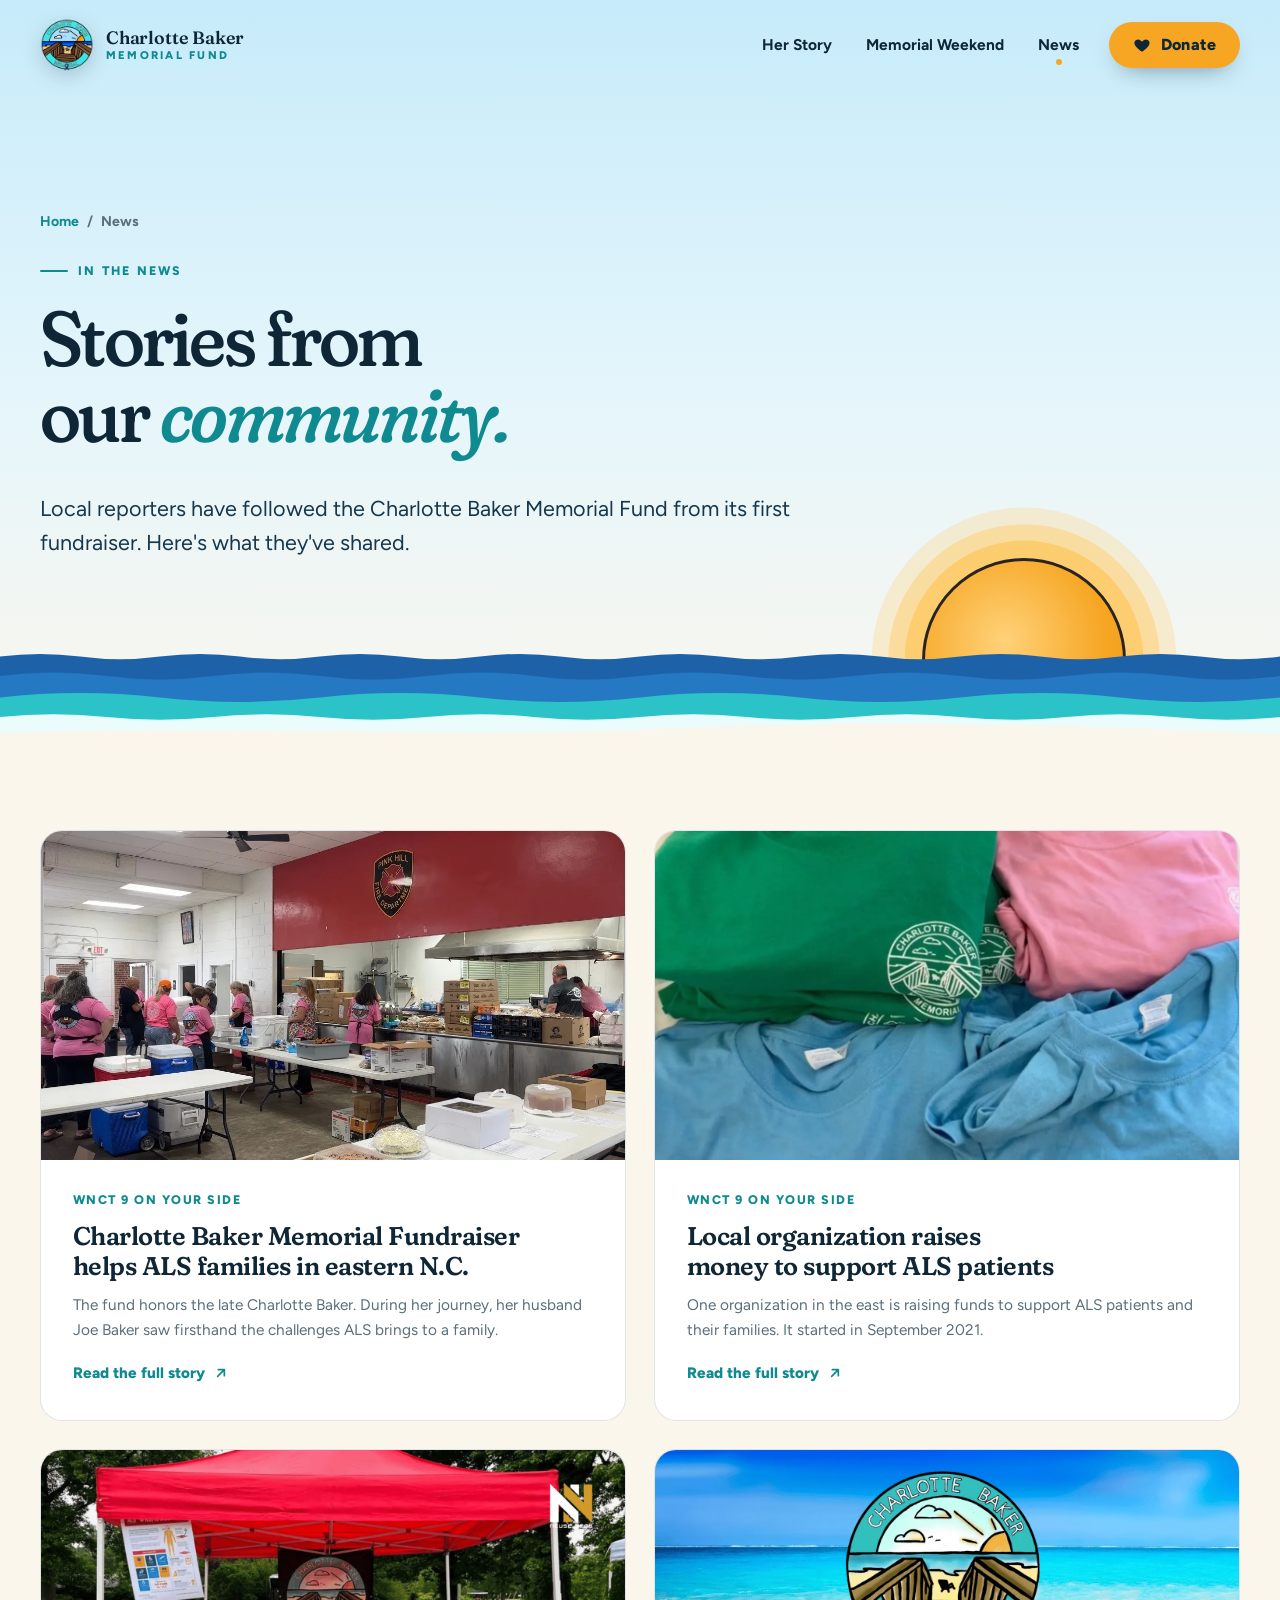
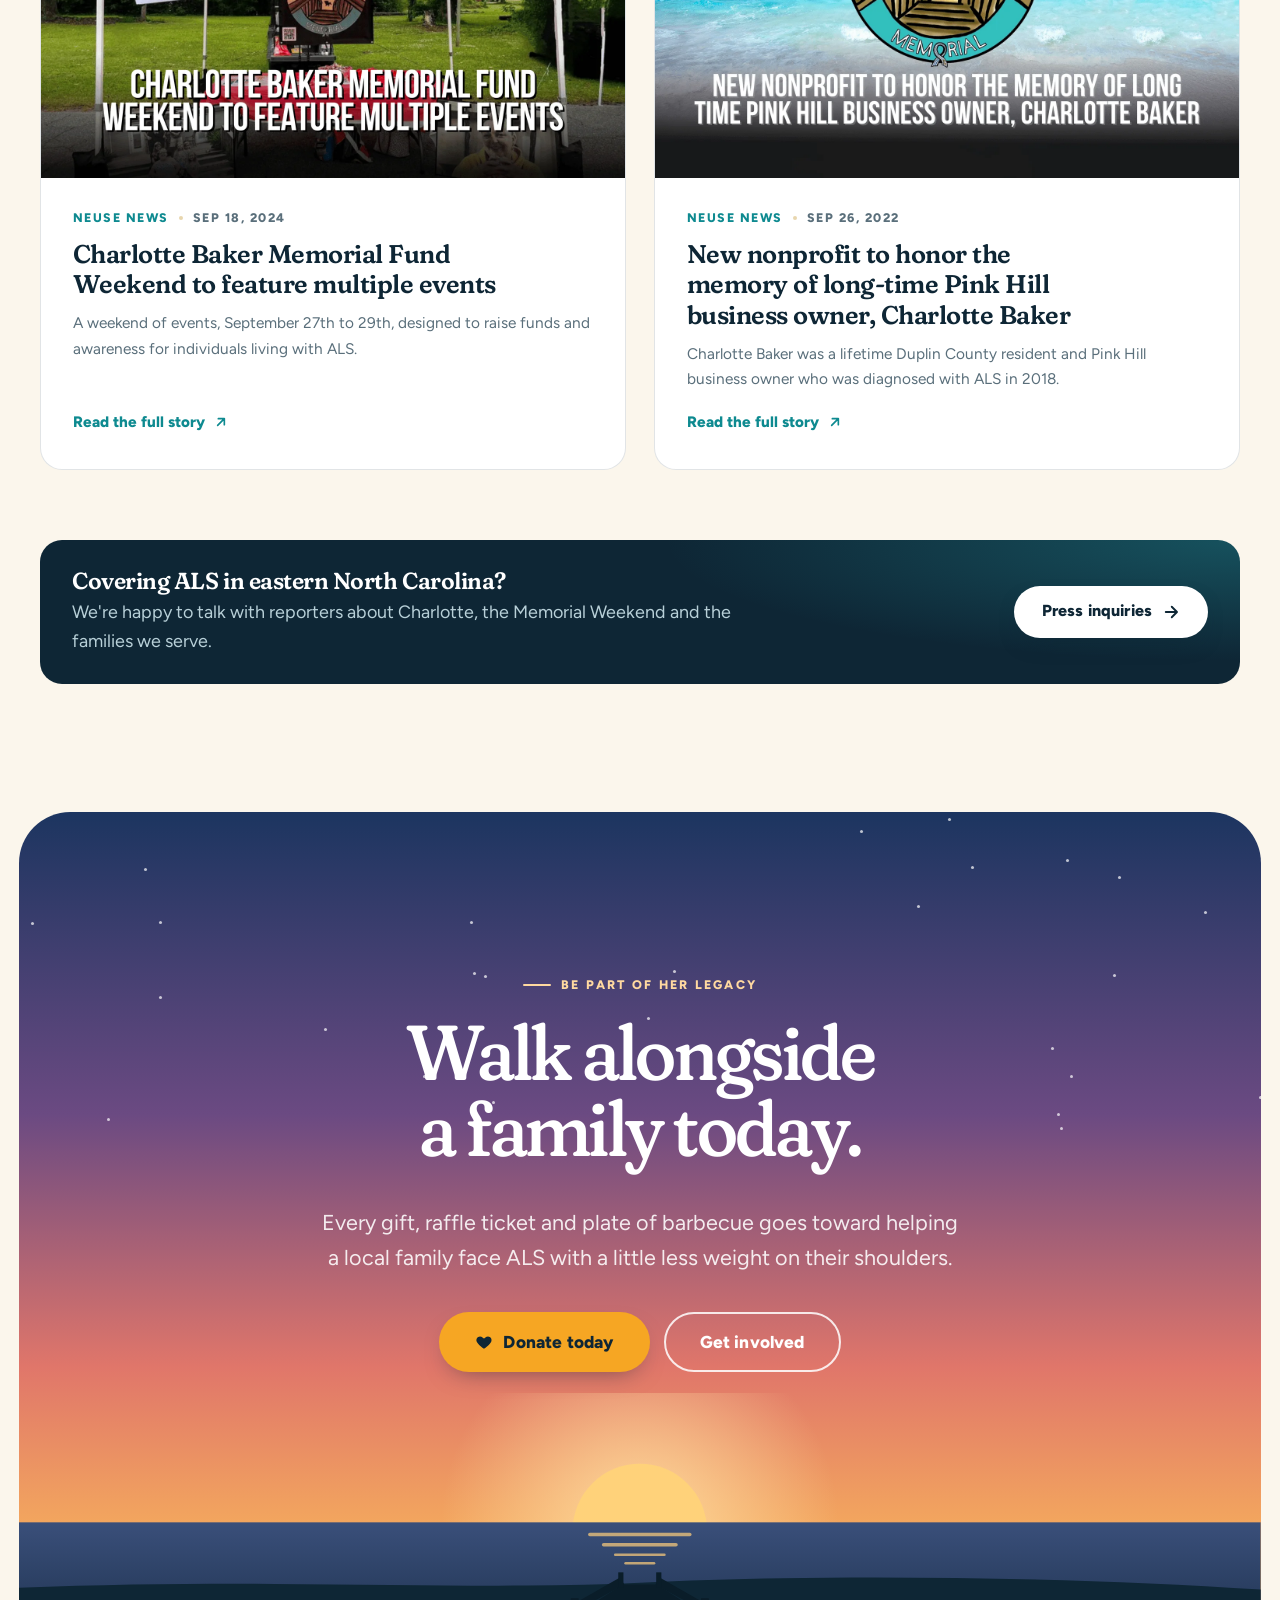
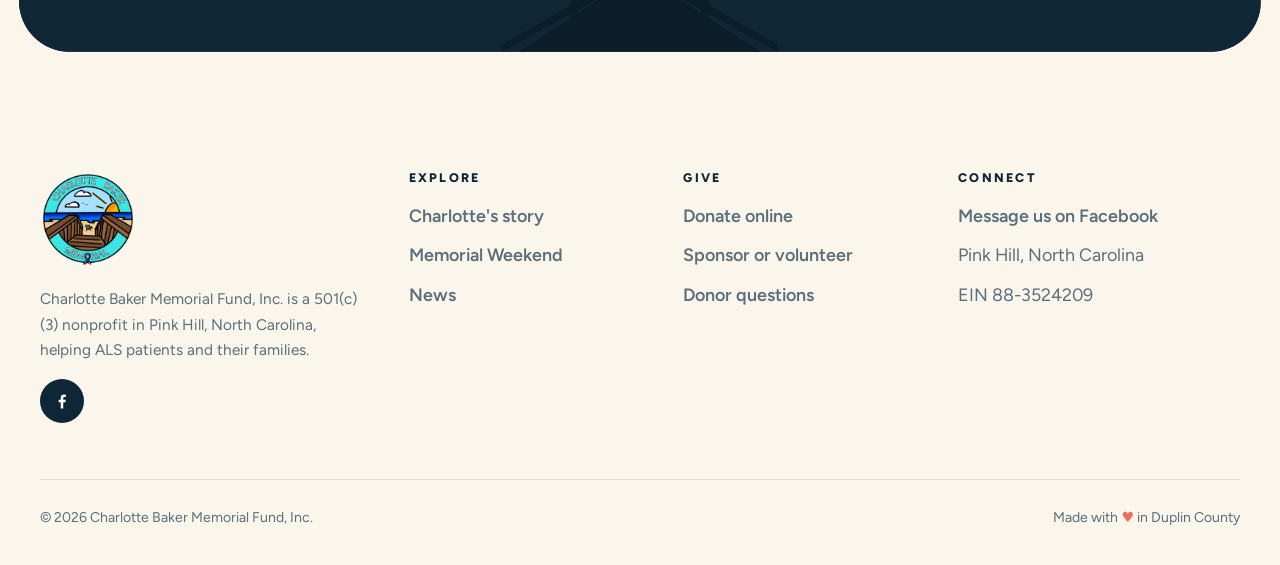
<file: news.html>
<!doctype html>
<html lang="en">
<head>
  <meta charset="utf-8">
  <meta name="viewport" content="width=device-width, initial-scale=1">
  <title>News | Charlotte Baker Memorial Fund</title>
  <meta name="description" content="News coverage of the Charlotte Baker Memorial Fund from WNCT and Neuse News.">
  <link rel="canonical" href="https://cbmemorialfund.com/news.html">
  <meta name="theme-color" content="#0e2635">

  <meta property="og:type" content="website">
  <meta property="og:site_name" content="Charlotte Baker Memorial Fund">
  <meta property="og:title" content="News | Charlotte Baker Memorial Fund">
  <meta property="og:description" content="No family should walk through ALS alone. Helping ALS patients and families across eastern North Carolina.">
  <meta property="og:image" content="https://cbmemorialfund.com/assets/img/press-founding.png">
  <meta property="og:url" content="https://cbmemorialfund.com/news.html">
  <meta name="twitter:card" content="summary_large_image">

  <link rel="icon" type="image/png" href="assets/img/favicon.png">
  <link rel="apple-touch-icon" href="assets/img/apple-touch-icon.png">

  <link rel="preconnect" href="https://fonts.googleapis.com">
  <link rel="preconnect" href="https://fonts.gstatic.com" crossorigin>
  <link href="https://fonts.googleapis.com/css2?family=Caveat:wght@600;700&family=Figtree:wght@400;500;600;700;800&family=Fraunces:ital,opsz,wght,SOFT,WONK@0,9..144,300..700,0..100,0..1;1,9..144,300..700,0..100,0..1&display=swap" rel="stylesheet">
  <link rel="stylesheet" href="assets/css/styles.css?v=11">
  <script>document.documentElement.classList.add("js")</script>

</head>
<body>
  <a class="skip-link" href="#main">Skip to content</a>

  <header class="site-header">
    <div class="wrap header-inner">
      <a class="brand" href="index.html" aria-label="Charlotte Baker Memorial Fund home">
        <img src="assets/img/logo-sm.png" alt="" width="54" height="54">
        <span class="brand-text"><strong>Charlotte Baker</strong><span>Memorial Fund</span></span>
      </a>
      <button class="menu-toggle" aria-expanded="false" aria-controls="site-nav" aria-label="Open menu"><span></span></button>
      <nav class="nav" id="site-nav" aria-label="Main">
        <a href="story.html">Her Story</a>
        <a href="events.html">Memorial Weekend</a>
        <a href="news.html" aria-current="page">News</a>
        <a class="btn btn-sun btn-heart" href="donate.html">
          <svg viewBox="0 0 24 24" fill="currentColor" aria-hidden="true"><path d="M12 21s-7.5-4.6-9.6-9.3C.9 8.3 3 4.5 6.7 4.5c2.1 0 3.6 1.1 4.3 2.5h2c.7-1.4 2.2-2.5 4.3-2.5 3.7 0 5.8 3.8 4.3 7.2C19.5 16.4 12 21 12 21z"/></svg>
          Donate
        </a>
      </nav>
    </div>
  </header>

  <main id="main">
    <section class="page-hero">
      <div class="sun-dot" aria-hidden="true"></div>
      <div class="wrap">
        <nav class="crumbs" aria-label="Breadcrumb"><a href="index.html">Home</a><span aria-hidden="true">/</span><span>News</span></nav>
        <p class="eyebrow" data-reveal>In the news</p>
        <h1 class="display" data-reveal>Stories from our <em class="accent">community.</em></h1>
        <p class="lede" data-reveal data-delay="120">Local reporters have followed the Charlotte Baker Memorial Fund from its first fundraiser. Here's what they've shared.</p>
      </div>
      <div class="page-hero-art" aria-hidden="true">
        <svg viewBox="0 0 1440 150" preserveAspectRatio="none">
          <path class="wave w1" fill="#1d62a8" d="M0 40 Q45 34 90 40 T180 40 T270 40 T360 40 T450 40 T540 40 T630 40 T720 40 T810 40 T900 40 T990 40 T1080 40 T1170 40 T1260 40 T1350 40 T1440 40 T1530 40 T1620 40 T1710 40 T1800 40 T1890 40 T1980 40 T2070 40 T2160 40 V150 H0Z"/>
          <path class="wave w2" fill="#2479c2" d="M0 62 Q60 54 120 62 T240 62 T360 62 T480 62 T600 62 T720 62 T840 62 T960 62 T1080 62 T1200 62 T1320 62 T1440 62 T1560 62 T1680 62 T1800 62 T1920 62 T2040 62 T2160 62 V150 H0Z"/>
          <path class="wave w3" fill="#2cc3c8" d="M0 86 Q90 76 180 86 T360 86 T540 86 T720 86 T900 86 T1080 86 T1260 86 T1440 86 T1620 86 T1800 86 T1980 86 T2160 86 V150 H0Z"/>
          <path class="wave w2 foam" fill="#eafcfc" d="M0 108 Q60 102 120 108 T240 108 T360 108 T480 108 T600 108 T720 108 T840 108 T960 108 T1080 108 T1200 108 T1320 108 T1440 108 T1560 108 T1680 108 T1800 108 T1920 108 T2040 108 T2160 108 V150 H0Z"/>
          <path fill="#fbf6ec" d="M-10 126 C 300 116, 520 132, 720 122 S 1200 114, 1450 128 V152 H-10Z"/>
        </svg>
      </div>
    </section>

    <section class="section" style="padding-top: clamp(40px, 6vw, 80px);">
      <div class="wrap">
        <div class="news-grid two">
          <a class="news-card" data-reveal data-delay="0" href="https://www.wnct.com/local-news/charlotte-baker-fund-aids-als-families-in-eastern-n-c/" target="_blank" rel="noopener">
            <div class="thumb"><img src="assets/img/volunteers-kitchen.webp" alt="" loading="lazy" width="1179" height="652"></div>
            <div class="body">
              <div class="news-meta">WNCT 9 On Your Side</div>
              <h3>Charlotte Baker Memorial Fundraiser helps ALS families in eastern N.C.</h3>
              <p>The fund honors the late Charlotte Baker. During her journey, her husband Joe Baker saw firsthand the challenges ALS brings to a family.</p>
              <span class="text-link">Read the full story <svg viewBox="0 0 24 24" fill="none" stroke="currentColor" stroke-width="2.5" stroke-linecap="round" stroke-linejoin="round" aria-hidden="true"><path d="M7 17 17 7M8 7h9v9"/></svg></span>
            </div>
          </a>
          <a class="news-card" data-reveal data-delay="100" href="https://www.wnct.com/local-news/local-organization-raises-money-to-support-als-patients/" target="_blank" rel="noopener">
            <div class="thumb"><img src="assets/img/memorial-shirts.webp" alt="" loading="lazy" width="1280" height="706"></div>
            <div class="body">
              <div class="news-meta">WNCT 9 On Your Side</div>
              <h3>Local organization raises money to support ALS patients</h3>
              <p>One organization in the east is raising funds to support ALS patients and their families. It started in September 2021.</p>
              <span class="text-link">Read the full story <svg viewBox="0 0 24 24" fill="none" stroke="currentColor" stroke-width="2.5" stroke-linecap="round" stroke-linejoin="round" aria-hidden="true"><path d="M7 17 17 7M8 7h9v9"/></svg></span>
            </div>
          </a>
          <a class="news-card" data-reveal data-delay="0" href="https://www.neusenews.com/index/2024/9/charlotte-baker-memorial-fund-weekend-to-feature-multiple-events" target="_blank" rel="noopener">
            <div class="thumb"><img src="assets/img/press-weekend.webp" alt="" loading="lazy" width="1500" height="844"></div>
            <div class="body">
              <div class="news-meta">Neuse News <span class="dot"></span><time datetime="2024-09-18">Sep 18, 2024</time></div>
              <h3>Charlotte Baker Memorial Fund Weekend to feature multiple events</h3>
              <p>A weekend of events, September 27th to 29th, designed to raise funds and awareness for individuals living with ALS.</p>
              <span class="text-link">Read the full story <svg viewBox="0 0 24 24" fill="none" stroke="currentColor" stroke-width="2.5" stroke-linecap="round" stroke-linejoin="round" aria-hidden="true"><path d="M7 17 17 7M8 7h9v9"/></svg></span>
            </div>
          </a>
          <a class="news-card" data-reveal data-delay="100" href="https://www.neusenews.com/index/2022/9/26/new-nonprofit-to-honor-the-memory-of-long-time-pink-hill-business-owner-charlotte-baker" target="_blank" rel="noopener">
            <div class="thumb"><img src="assets/img/press-founding.webp" alt="" loading="lazy" width="1500" height="844"></div>
            <div class="body">
              <div class="news-meta">Neuse News <span class="dot"></span><time datetime="2022-09-26">Sep 26, 2022</time></div>
              <h3>New nonprofit to honor the memory of long-time Pink Hill business owner, Charlotte Baker</h3>
              <p>Charlotte Baker was a lifetime Duplin County resident and Pink Hill business owner who was diagnosed with ALS in 2018.</p>
              <span class="text-link">Read the full story <svg viewBox="0 0 24 24" fill="none" stroke="currentColor" stroke-width="2.5" stroke-linecap="round" stroke-linejoin="round" aria-hidden="true"><path d="M7 17 17 7M8 7h9v9"/></svg></span>
            </div>
          </a>
        </div>

        <div class="families-band" style="margin-top: clamp(40px, 6vw, 70px);" data-reveal>
          <div>
            <h3>Covering ALS in eastern North Carolina?</h3>
            <p>We're happy to talk with reporters about Charlotte, the Memorial Weekend and the families we serve.</p>
          </div>
          <a class="btn btn-light" href="https://www.facebook.com/CBakerSoftballTournament/" target="_blank" rel="noopener">Press inquiries <svg class="arrow" viewBox="0 0 24 24" fill="none" stroke="currentColor" stroke-width="2.5" stroke-linecap="round" stroke-linejoin="round" aria-hidden="true"><path d="M5 12h14M13 5l7 7-7 7"/></svg></a>
        </div>
      </div>
    </section>
    <!-- ============ CTA ============ -->
    <section class="cta" aria-labelledby="cta-title">
      <div class="stars" aria-hidden="true"></div>
      <div class="wrap-narrow">
        <p class="eyebrow" data-reveal>Be part of her legacy</p>
        <h2 class="display" id="cta-title" data-reveal>Walk alongside a family today.</h2>
        <p class="lede" data-reveal>Every gift, raffle ticket and plate of barbecue goes toward helping a local family face ALS with a little less weight on their shoulders.</p>
        <div class="cta-actions" data-reveal>
          <a class="btn btn-sun btn-lg btn-heart" href="donate.html">
            <svg viewBox="0 0 24 24" fill="currentColor" aria-hidden="true"><path d="M12 21s-7.5-4.6-9.6-9.3C.9 8.3 3 4.5 6.7 4.5c2.1 0 3.6 1.1 4.3 2.5h2c.7-1.4 2.2-2.5 4.3-2.5 3.7 0 5.8 3.8 4.3 7.2C19.5 16.4 12 21 12 21z"/></svg>
            Donate today
          </a>
          <a class="btn btn-outline-light btn-lg" href="events.html">Get involved</a>
        </div>
      </div>
      <div class="cta-art" aria-hidden="true">
        <svg viewBox="0 0 1440 300" preserveAspectRatio="xMidYMax slice">
          <defs>
            <radialGradient id="duskGlow"><stop offset="0%" stop-color="#ffe0a3" stop-opacity=".9"/><stop offset="100%" stop-color="#ffe0a3" stop-opacity="0"/></radialGradient>
            <linearGradient id="duskSea" x1="0" y1="0" x2="0" y2="1"><stop offset="0%" stop-color="#3a4f7a"/><stop offset="100%" stop-color="#1b2f4a"/></linearGradient>
            <clipPath id="duskSky"><rect width="1440" height="152"/></clipPath>
          </defs>
          <circle cx="720" cy="150" r="230" fill="url(#duskGlow)"/>
          <circle cx="720" cy="160" r="78" fill="#ffd27a" clip-path="url(#duskSky)"/>
          <rect y="150" width="1440" height="150" fill="url(#duskSea)"/>
          <g fill="#ffcf7d" opacity=".7">
            <rect x="660" y="162" width="120" height="4" rx="2"/><rect x="676" y="174" width="88" height="4" rx="2"/>
            <rect x="690" y="186" width="60" height="3" rx="1.5"/><rect x="702" y="196" width="36" height="3" rx="1.5"/>
          </g>
          <path fill="#0e2635" d="M0 226 C 300 214, 520 230, 720 220 S 1200 212, 1440 228 V300 H0Z"/>
          <g fill="#0a1d29">
            <path d="M700 222 H740 L860 300 H580Z"/>
            <path d="M697 214 L560 292 L560 300 L702 222Z"/><path d="M743 214 L880 292 L880 300 L738 222Z"/>
            <rect x="695" y="208" width="6" height="18"/><rect x="739" y="208" width="6" height="18"/>
            <rect x="640" y="238" width="9" height="36"/><rect x="791" y="238" width="9" height="36"/>
          </g>
        </svg>
      </div>
    </section>
  </main>

  <footer class="site-footer">
    <div class="wrap">
      <div class="footer-grid">
        <div class="footer-brand">
          <img src="assets/img/logo-sm.png" alt="Charlotte Baker Memorial Fund logo" width="96" height="97">
          <p>Charlotte Baker Memorial Fund, Inc. is a 501(c)(3) nonprofit in Pink Hill, North Carolina, helping ALS patients and their families.</p>
          <div class="social">
            <a href="https://www.facebook.com/CBakerSoftballTournament/" target="_blank" rel="noopener" aria-label="Facebook">
              <svg viewBox="0 0 24 24" fill="currentColor" aria-hidden="true"><path d="M13.5 21v-7.5h2.6l.4-3h-3V8.6c0-.9.3-1.5 1.5-1.5h1.6V4.4c-.3 0-1.2-.1-2.3-.1-2.3 0-3.8 1.4-3.8 3.9v2.3H8v3h2.5V21h3z"/></svg>
            </a>
          </div>
        </div>
        <div>
          <h4>Explore</h4>
          <ul>
            <li><a href="story.html">Charlotte's story</a></li>
            <li><a href="events.html">Memorial Weekend</a></li>
            <li><a href="news.html">News</a></li>
          </ul>
        </div>
        <div>
          <h4>Give</h4>
          <ul>
            <li><a href="donate.html">Donate online</a></li>
            <li><a href="events.html#get-involved">Sponsor or volunteer</a></li>
            <li><a href="donate.html#faq">Donor questions</a></li>
          </ul>
        </div>
        <div>
          <h4>Connect</h4>
          <ul>
            <li><a href="https://www.facebook.com/CBakerSoftballTournament/" target="_blank" rel="noopener">Message us on Facebook</a></li>
            <li>Pink Hill, North Carolina</li>
            <li>EIN 88-3524209</li>
          </ul>
        </div>
      </div>
      <div class="footer-bottom">
        <span>&copy; <span data-year>2026</span> Charlotte Baker Memorial Fund, Inc.</span>
        <span>Made with <span class="heart">&#9829;</span> in Duplin County</span>
      </div>
    </div>
  </footer>

  <script src="assets/js/main.js?v=11" defer></script>
</body>
</html>
</file>
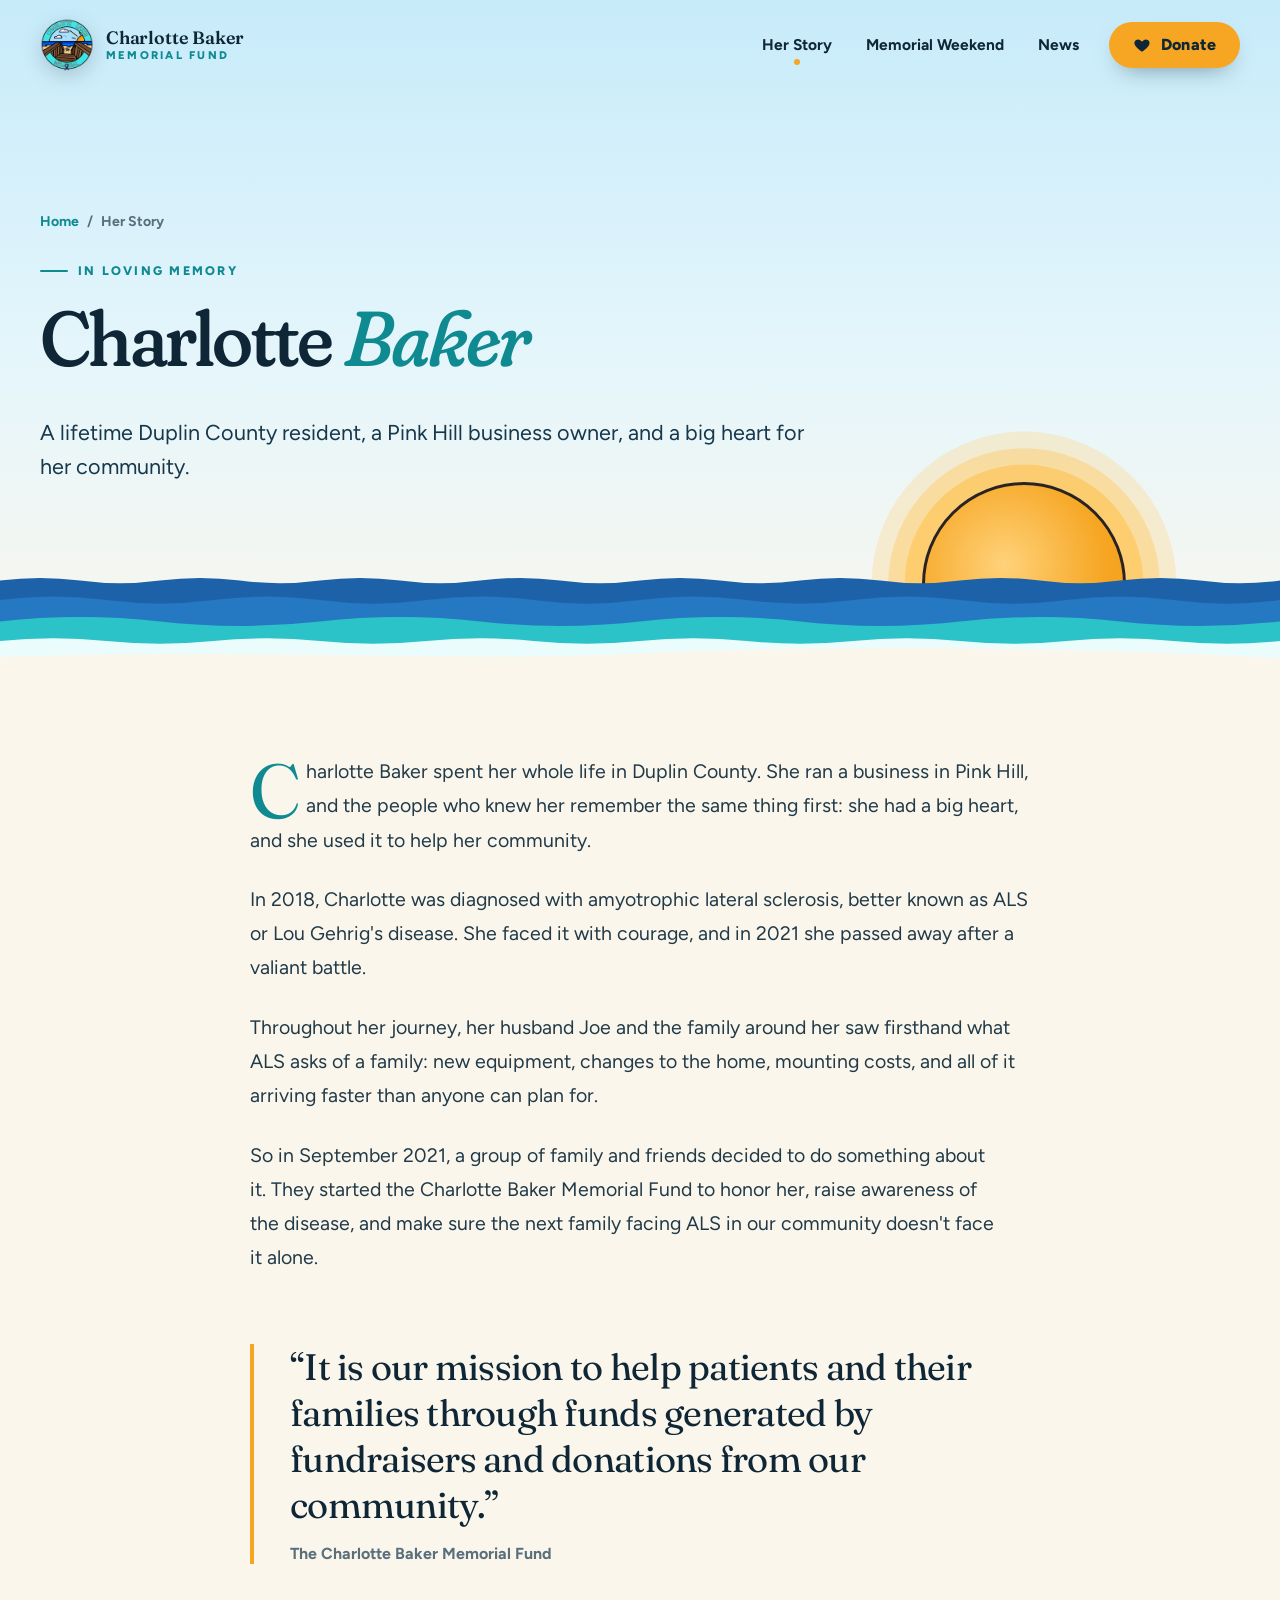
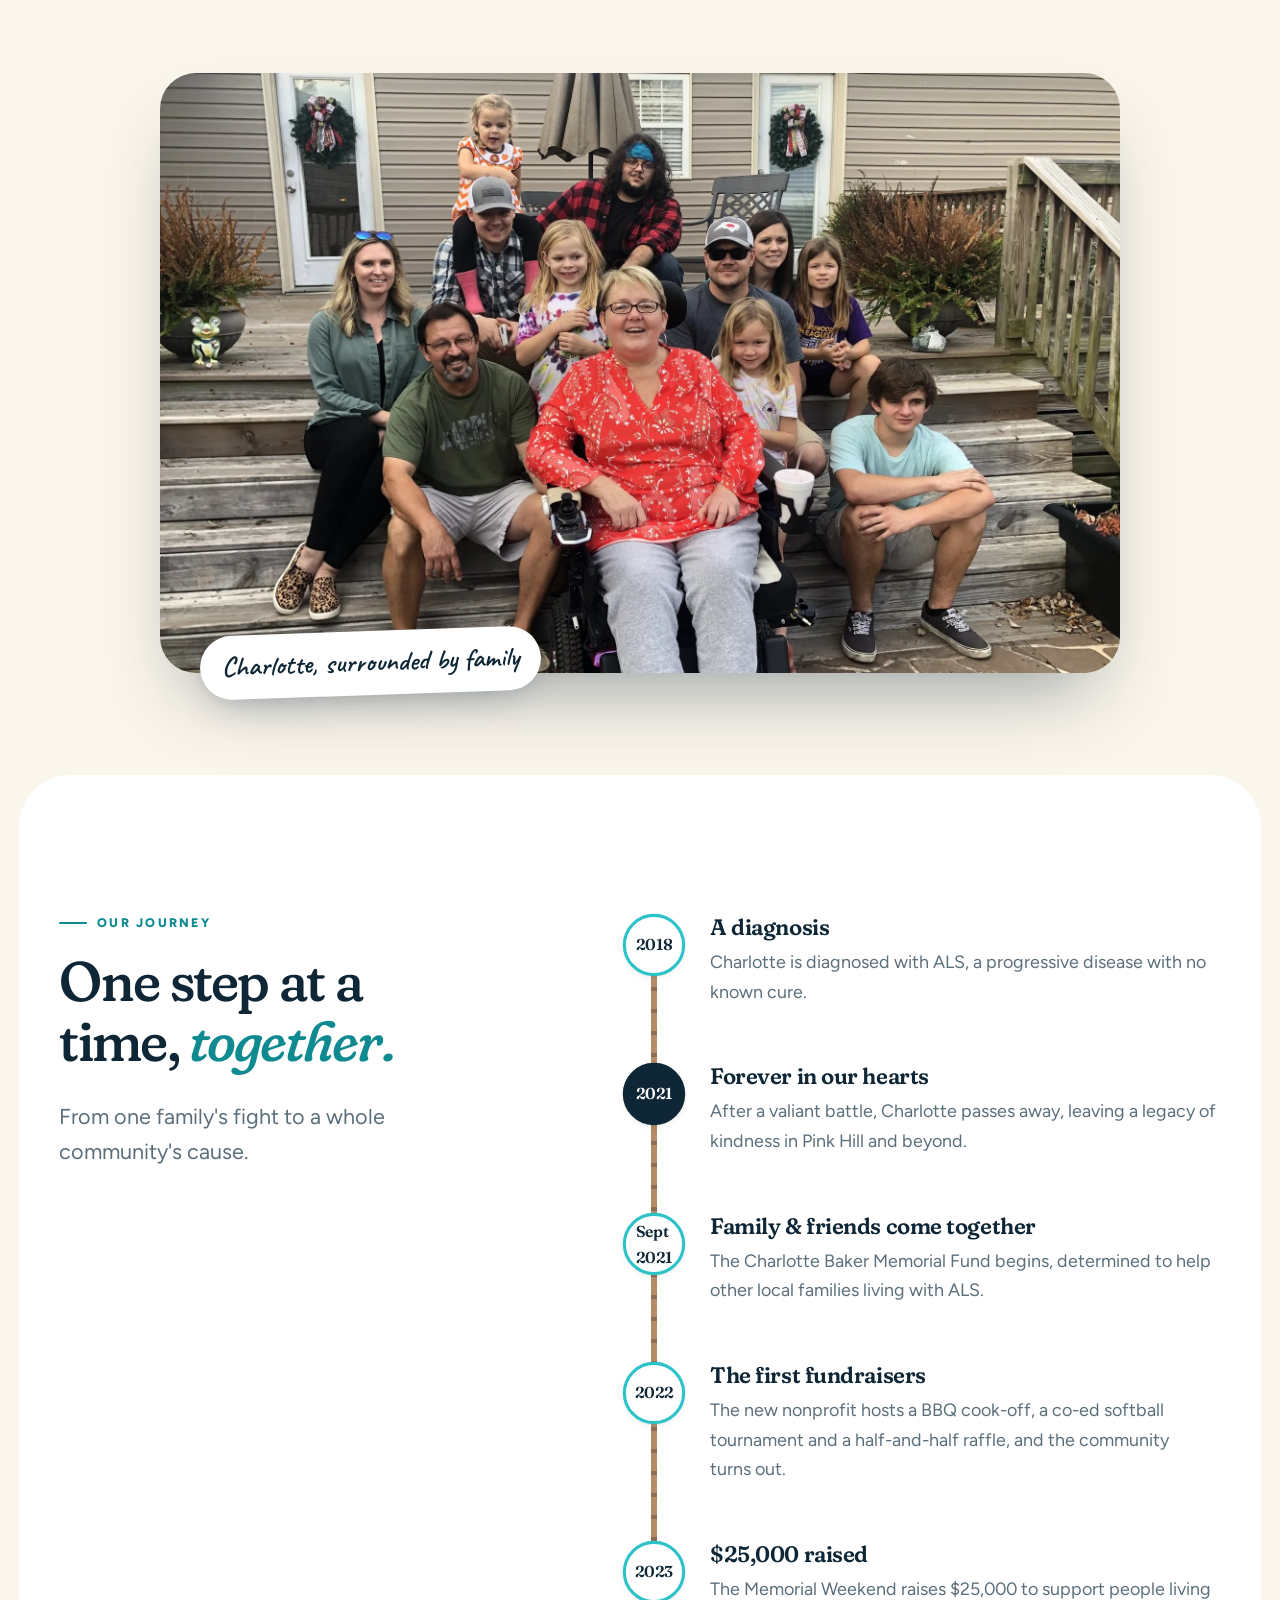
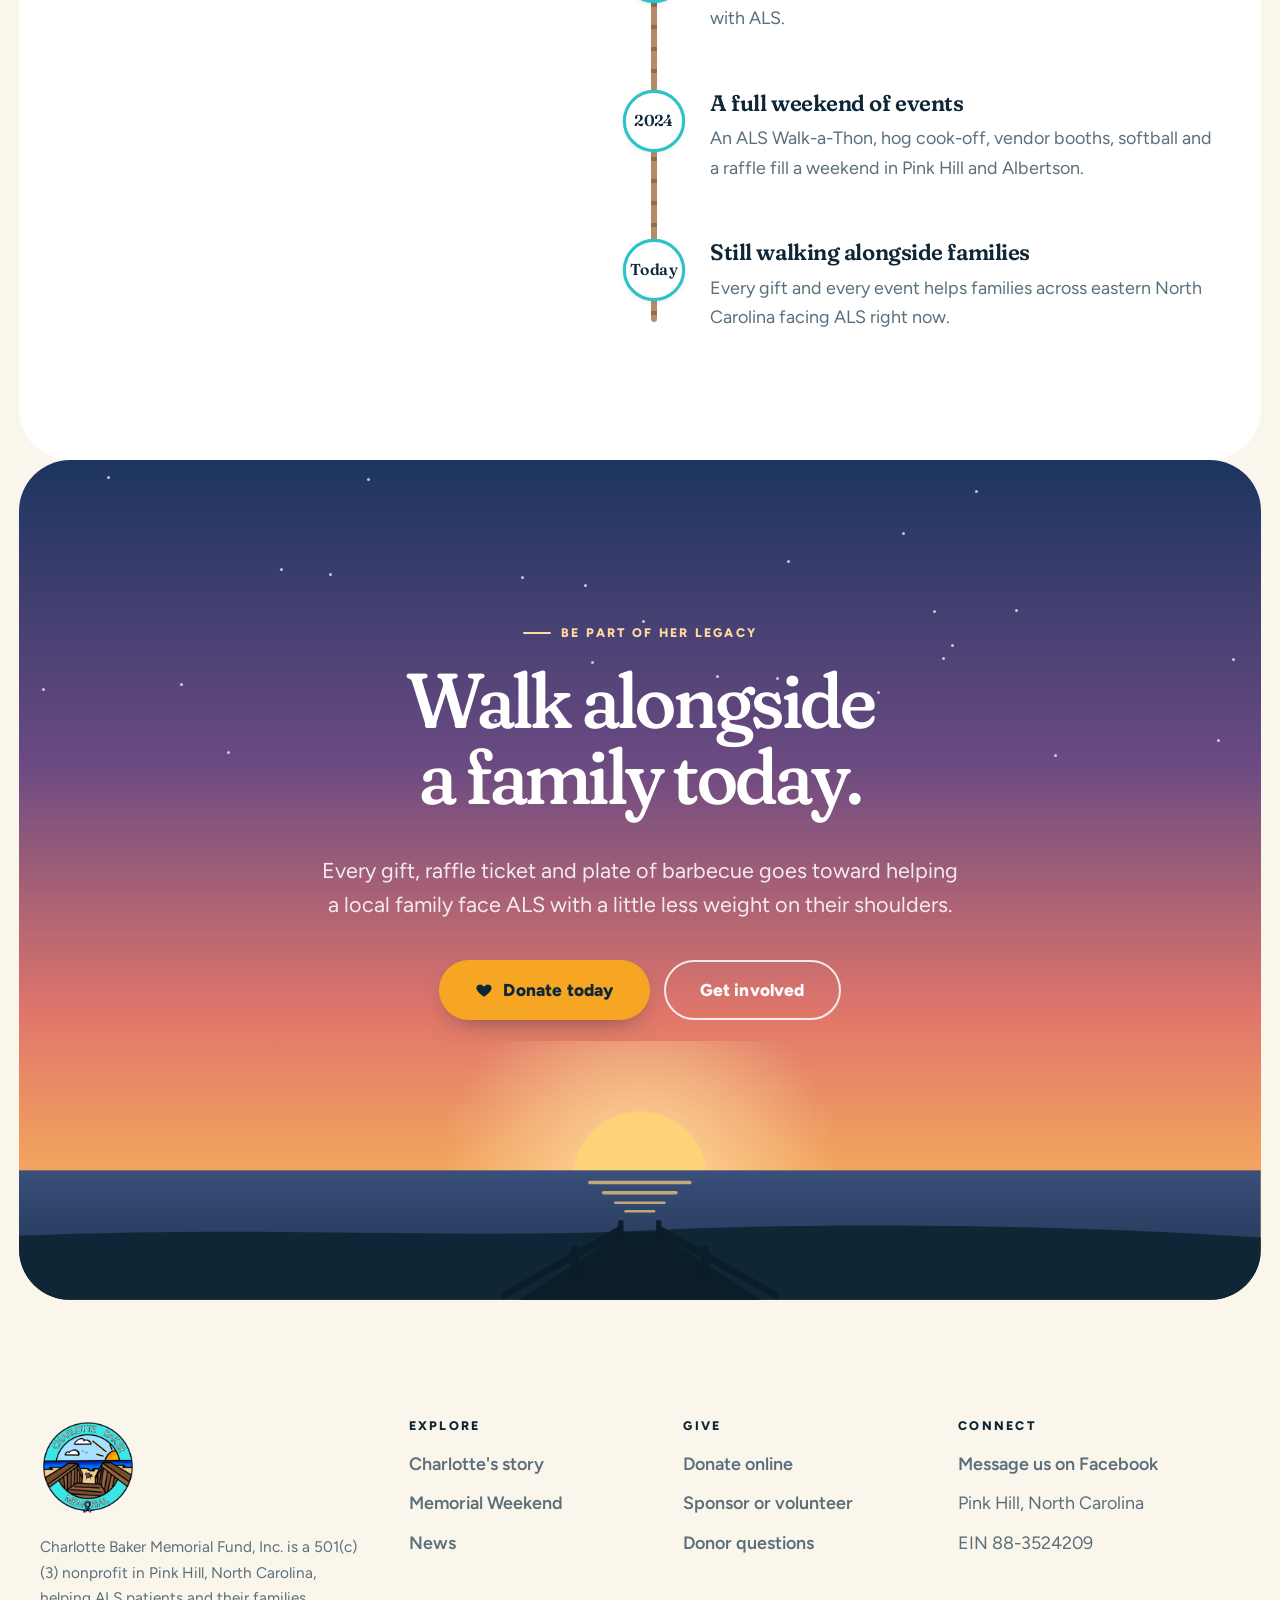
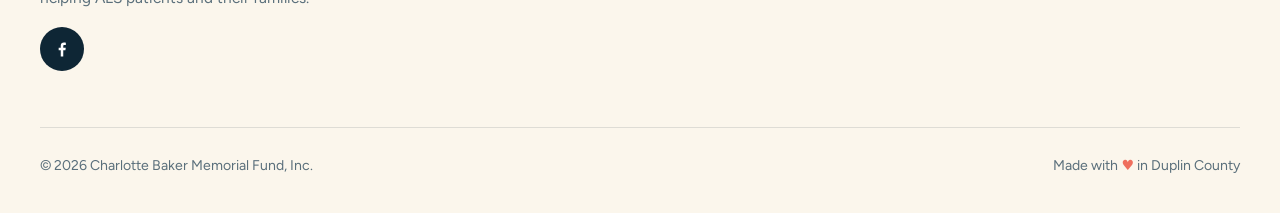
<file: story.html>
<!doctype html>
<html lang="en">
<head>
  <meta charset="utf-8">
  <meta name="viewport" content="width=device-width, initial-scale=1">
  <title>Charlotte's Story | Charlotte Baker Memorial Fund</title>
  <meta name="description" content="Charlotte Baker was a lifetime Duplin County resident and Pink Hill business owner. Learn her story and how the memorial fund began.">
  <link rel="canonical" href="https://cbmemorialfund.com/story.html">
  <meta name="theme-color" content="#0e2635">

  <meta property="og:type" content="website">
  <meta property="og:site_name" content="Charlotte Baker Memorial Fund">
  <meta property="og:title" content="Charlotte's Story | Charlotte Baker Memorial Fund">
  <meta property="og:description" content="No family should walk through ALS alone. Helping ALS patients and families across eastern North Carolina.">
  <meta property="og:image" content="https://cbmemorialfund.com/assets/img/press-founding.png">
  <meta property="og:url" content="https://cbmemorialfund.com/story.html">
  <meta name="twitter:card" content="summary_large_image">

  <link rel="icon" type="image/png" href="assets/img/favicon.png">
  <link rel="apple-touch-icon" href="assets/img/apple-touch-icon.png">

  <link rel="preconnect" href="https://fonts.googleapis.com">
  <link rel="preconnect" href="https://fonts.gstatic.com" crossorigin>
  <link href="https://fonts.googleapis.com/css2?family=Caveat:wght@600;700&family=Figtree:wght@400;500;600;700;800&family=Fraunces:ital,opsz,wght,SOFT,WONK@0,9..144,300..700,0..100,0..1;1,9..144,300..700,0..100,0..1&display=swap" rel="stylesheet">
  <link rel="stylesheet" href="assets/css/styles.css?v=11">
  <script>document.documentElement.classList.add("js")</script>

</head>
<body>
  <a class="skip-link" href="#main">Skip to content</a>

  <header class="site-header">
    <div class="wrap header-inner">
      <a class="brand" href="index.html" aria-label="Charlotte Baker Memorial Fund home">
        <img src="assets/img/logo-sm.png" alt="" width="54" height="54">
        <span class="brand-text"><strong>Charlotte Baker</strong><span>Memorial Fund</span></span>
      </a>
      <button class="menu-toggle" aria-expanded="false" aria-controls="site-nav" aria-label="Open menu"><span></span></button>
      <nav class="nav" id="site-nav" aria-label="Main">
        <a href="story.html" aria-current="page">Her Story</a>
        <a href="events.html">Memorial Weekend</a>
        <a href="news.html">News</a>
        <a class="btn btn-sun btn-heart" href="donate.html">
          <svg viewBox="0 0 24 24" fill="currentColor" aria-hidden="true"><path d="M12 21s-7.5-4.6-9.6-9.3C.9 8.3 3 4.5 6.7 4.5c2.1 0 3.6 1.1 4.3 2.5h2c.7-1.4 2.2-2.5 4.3-2.5 3.7 0 5.8 3.8 4.3 7.2C19.5 16.4 12 21 12 21z"/></svg>
          Donate
        </a>
      </nav>
    </div>
  </header>

  <main id="main">
    <section class="page-hero">
      <div class="sun-dot" aria-hidden="true"></div>
      <div class="wrap">
        <nav class="crumbs" aria-label="Breadcrumb"><a href="index.html">Home</a><span aria-hidden="true">/</span><span>Her Story</span></nav>
        <p class="eyebrow" data-reveal>In loving memory</p>
        <h1 class="display" data-reveal>Charlotte <em class="accent">Baker</em></h1>
        <p class="lede" data-reveal data-delay="120">A lifetime Duplin County resident, a Pink Hill business owner, and a big heart for her community.</p>
      </div>
      <div class="page-hero-art" aria-hidden="true">
        <svg viewBox="0 0 1440 150" preserveAspectRatio="none">
          <path class="wave w1" fill="#1d62a8" d="M0 40 Q45 34 90 40 T180 40 T270 40 T360 40 T450 40 T540 40 T630 40 T720 40 T810 40 T900 40 T990 40 T1080 40 T1170 40 T1260 40 T1350 40 T1440 40 T1530 40 T1620 40 T1710 40 T1800 40 T1890 40 T1980 40 T2070 40 T2160 40 V150 H0Z"/>
          <path class="wave w2" fill="#2479c2" d="M0 62 Q60 54 120 62 T240 62 T360 62 T480 62 T600 62 T720 62 T840 62 T960 62 T1080 62 T1200 62 T1320 62 T1440 62 T1560 62 T1680 62 T1800 62 T1920 62 T2040 62 T2160 62 V150 H0Z"/>
          <path class="wave w3" fill="#2cc3c8" d="M0 86 Q90 76 180 86 T360 86 T540 86 T720 86 T900 86 T1080 86 T1260 86 T1440 86 T1620 86 T1800 86 T1980 86 T2160 86 V150 H0Z"/>
          <path class="wave w2 foam" fill="#eafcfc" d="M0 108 Q60 102 120 108 T240 108 T360 108 T480 108 T600 108 T720 108 T840 108 T960 108 T1080 108 T1200 108 T1320 108 T1440 108 T1560 108 T1680 108 T1800 108 T1920 108 T2040 108 T2160 108 V150 H0Z"/>
          <path fill="#fbf6ec" d="M-10 126 C 300 116, 520 132, 720 122 S 1200 114, 1450 128 V152 H-10Z"/>
        </svg>
      </div>
    </section>

    <section class="section" style="padding-top: clamp(40px, 6vw, 80px); padding-bottom: clamp(20px, 3vw, 40px);">
      <div class="wrap-narrow prose">
        <p class="dropcap" data-reveal>Charlotte Baker spent her whole life in Duplin County. She ran a business in Pink Hill, and the people who knew her remember the same thing first: she had a big heart, and she used it to help her community.</p>
        <p data-reveal>In 2018, Charlotte was diagnosed with amyotrophic lateral sclerosis, better known as ALS or Lou Gehrig's disease. She faced it with courage, and in 2021 she passed away after a valiant battle.</p>
        <p data-reveal>Throughout her journey, her husband Joe and the family around her saw firsthand what ALS asks of a family: new equipment, changes to the home, mounting costs, and all of it arriving faster than anyone can plan for.</p>
        <p data-reveal>So in September 2021, a group of family and friends decided to do something about it. They started the Charlotte Baker Memorial Fund to honor her, raise awareness of the disease, and make sure the next family facing ALS in our community doesn't face it alone.</p>
        <blockquote class="pullquote" data-reveal>
          &ldquo;It is our mission to help patients and their families through funds generated by fundraisers and donations from our community.&rdquo;
          <cite>The Charlotte Baker Memorial Fund</cite>
        </blockquote>
      </div>
    </section>

    <section class="family-feature">
      <div class="wrap">
        <figure class="family-photo" data-reveal="zoom">
          <picture>
            <source srcset="assets/img/charlotte-family.webp" type="image/webp">
            <img src="assets/img/charlotte-family.jpg" alt="Charlotte Baker in her wheelchair, smiling, surrounded by her family on the back porch steps" width="2000" height="1250" loading="lazy">
          </picture>
          <figcaption><span class="hand">Charlotte, surrounded by family</span></figcaption>
        </figure>
      </div>
    </section>

    <section class="section help">
      <div class="wrap journey">
        <div class="journey-head" data-reveal>
          <p class="eyebrow">Our journey</p>
          <h2 class="h2">One step at a time, <em class="accent">together.</em></h2>
          <p class="lede">From one family's fight to a whole community's cause.</p>
        </div>
        <div>
          <ol class="timeline">
            <li>
              <span class="marker">2018</span>
              <h3>A diagnosis</h3>
              <p>Charlotte is diagnosed with ALS, a progressive disease with no known cure.</p>
            </li>
            <li class="memory">
              <span class="marker">2021</span>
              <h3>Forever in our hearts</h3>
              <p>After a valiant battle, Charlotte passes away, leaving a legacy of kindness in Pink Hill and beyond.</p>
            </li>
            <li>
              <span class="marker">Sept<br>2021</span>
              <h3>Family &amp; friends come together</h3>
              <p>The Charlotte Baker Memorial Fund begins, determined to help other local families living with ALS.</p>
            </li>
            <li>
              <span class="marker">2022</span>
              <h3>The first fundraisers</h3>
              <p>The new nonprofit hosts a BBQ cook-off, a co-ed softball tournament and a half-and-half raffle, and the community turns out.</p>
            </li>
            <li>
              <span class="marker">2023</span>
              <h3>$25,000 raised</h3>
              <p>The Memorial Weekend raises $25,000 to support people living with ALS.</p>
            </li>
            <li>
              <span class="marker">2024</span>
              <h3>A full weekend of events</h3>
              <p>An ALS Walk-a-Thon, hog cook-off, vendor booths, softball and a raffle fill a weekend in Pink Hill and Albertson.</p>
            </li>
            <li>
              <span class="marker">Today</span>
              <h3>Still walking alongside families</h3>
              <p>Every gift and every event helps families across eastern North Carolina facing ALS right now.</p>
            </li>
          </ol>
        </div>
      </div>
    </section>

    <!-- ============ CTA ============ -->
    <section class="cta" aria-labelledby="cta-title">
      <div class="stars" aria-hidden="true"></div>
      <div class="wrap-narrow">
        <p class="eyebrow" data-reveal>Be part of her legacy</p>
        <h2 class="display" id="cta-title" data-reveal>Walk alongside a family today.</h2>
        <p class="lede" data-reveal>Every gift, raffle ticket and plate of barbecue goes toward helping a local family face ALS with a little less weight on their shoulders.</p>
        <div class="cta-actions" data-reveal>
          <a class="btn btn-sun btn-lg btn-heart" href="donate.html">
            <svg viewBox="0 0 24 24" fill="currentColor" aria-hidden="true"><path d="M12 21s-7.5-4.6-9.6-9.3C.9 8.3 3 4.5 6.7 4.5c2.1 0 3.6 1.1 4.3 2.5h2c.7-1.4 2.2-2.5 4.3-2.5 3.7 0 5.8 3.8 4.3 7.2C19.5 16.4 12 21 12 21z"/></svg>
            Donate today
          </a>
          <a class="btn btn-outline-light btn-lg" href="events.html">Get involved</a>
        </div>
      </div>
      <div class="cta-art" aria-hidden="true">
        <svg viewBox="0 0 1440 300" preserveAspectRatio="xMidYMax slice">
          <defs>
            <radialGradient id="duskGlow"><stop offset="0%" stop-color="#ffe0a3" stop-opacity=".9"/><stop offset="100%" stop-color="#ffe0a3" stop-opacity="0"/></radialGradient>
            <linearGradient id="duskSea" x1="0" y1="0" x2="0" y2="1"><stop offset="0%" stop-color="#3a4f7a"/><stop offset="100%" stop-color="#1b2f4a"/></linearGradient>
            <clipPath id="duskSky"><rect width="1440" height="152"/></clipPath>
          </defs>
          <circle cx="720" cy="150" r="230" fill="url(#duskGlow)"/>
          <circle cx="720" cy="160" r="78" fill="#ffd27a" clip-path="url(#duskSky)"/>
          <rect y="150" width="1440" height="150" fill="url(#duskSea)"/>
          <g fill="#ffcf7d" opacity=".7">
            <rect x="660" y="162" width="120" height="4" rx="2"/><rect x="676" y="174" width="88" height="4" rx="2"/>
            <rect x="690" y="186" width="60" height="3" rx="1.5"/><rect x="702" y="196" width="36" height="3" rx="1.5"/>
          </g>
          <path fill="#0e2635" d="M0 226 C 300 214, 520 230, 720 220 S 1200 212, 1440 228 V300 H0Z"/>
          <g fill="#0a1d29">
            <path d="M700 222 H740 L860 300 H580Z"/>
            <path d="M697 214 L560 292 L560 300 L702 222Z"/><path d="M743 214 L880 292 L880 300 L738 222Z"/>
            <rect x="695" y="208" width="6" height="18"/><rect x="739" y="208" width="6" height="18"/>
            <rect x="640" y="238" width="9" height="36"/><rect x="791" y="238" width="9" height="36"/>
          </g>
        </svg>
      </div>
    </section>
  </main>

  <footer class="site-footer">
    <div class="wrap">
      <div class="footer-grid">
        <div class="footer-brand">
          <img src="assets/img/logo-sm.png" alt="Charlotte Baker Memorial Fund logo" width="96" height="97">
          <p>Charlotte Baker Memorial Fund, Inc. is a 501(c)(3) nonprofit in Pink Hill, North Carolina, helping ALS patients and their families.</p>
          <div class="social">
            <a href="https://www.facebook.com/CBakerSoftballTournament/" target="_blank" rel="noopener" aria-label="Facebook">
              <svg viewBox="0 0 24 24" fill="currentColor" aria-hidden="true"><path d="M13.5 21v-7.5h2.6l.4-3h-3V8.6c0-.9.3-1.5 1.5-1.5h1.6V4.4c-.3 0-1.2-.1-2.3-.1-2.3 0-3.8 1.4-3.8 3.9v2.3H8v3h2.5V21h3z"/></svg>
            </a>
          </div>
        </div>
        <div>
          <h4>Explore</h4>
          <ul>
            <li><a href="story.html">Charlotte's story</a></li>
            <li><a href="events.html">Memorial Weekend</a></li>
            <li><a href="news.html">News</a></li>
          </ul>
        </div>
        <div>
          <h4>Give</h4>
          <ul>
            <li><a href="donate.html">Donate online</a></li>
            <li><a href="events.html#get-involved">Sponsor or volunteer</a></li>
            <li><a href="donate.html#faq">Donor questions</a></li>
          </ul>
        </div>
        <div>
          <h4>Connect</h4>
          <ul>
            <li><a href="https://www.facebook.com/CBakerSoftballTournament/" target="_blank" rel="noopener">Message us on Facebook</a></li>
            <li>Pink Hill, North Carolina</li>
            <li>EIN 88-3524209</li>
          </ul>
        </div>
      </div>
      <div class="footer-bottom">
        <span>&copy; <span data-year>2026</span> Charlotte Baker Memorial Fund, Inc.</span>
        <span>Made with <span class="heart">&#9829;</span> in Duplin County</span>
      </div>
    </div>
  </footer>

  <script src="assets/js/main.js?v=11" defer></script>
</body>
</html>
</file>
<file: assets/css/styles.css>
/* ==========================================================================
   Charlotte Baker Memorial Fund — site styles
   Palette pulled from the memorial logo: boardwalk, beach, sunrise, sea.
   ========================================================================== */

:root {
  /* Sea & sky */
  --ink: #0e2635;          /* deep water — primary text & dark sections */
  --ink-2: #16384c;
  --ocean: #1d62a8;        /* logo water line */
  --teal: #2cc3c8;         /* logo ring */
  --teal-deep: #0e8a90;    /* accessible teal for text on light */
  --teal-soft: #d8f5f6;
  --sky: #cdeefb;

  /* Sand & sun */
  --sand: #fbf6ec;         /* page background */
  --sand-2: #f3e7cd;
  --sand-3: #e8d6ae;
  --sun: #f6a623;
  --sun-deep: #d9820b;
  --coral: #ef6f5e;
  --pink: #f08bb4;         /* memorial weekend shirts */
  --wood: #7b5334;         /* boardwalk */
  --wood-light: #a8774d;

  /* Neutrals */
  --text: #213a48;
  --muted: #5a6f7b;
  --line: rgba(14, 38, 53, 0.12);
  --white: #ffffff;

  --font-display: "Fraunces", Georgia, "Times New Roman", serif;
  --font-body: "Figtree", system-ui, -apple-system, "Segoe UI", sans-serif;
  --font-hand: "Caveat", "Bradley Hand", cursive;

  --radius: 22px;
  --radius-sm: 12px;
  --shadow-sm: 0 2px 6px rgba(14, 38, 53, 0.06), 0 1px 2px rgba(14, 38, 53, 0.05);
  --shadow: 0 18px 40px -18px rgba(14, 38, 53, 0.28), 0 4px 12px rgba(14, 38, 53, 0.06);
  --shadow-lg: 0 40px 80px -30px rgba(14, 38, 53, 0.45);

  --wrap: 1200px;
  --gutter: clamp(16px, 4vw, 40px);
  --section: clamp(72px, 10vw, 140px);
  --ease: cubic-bezier(0.22, 1, 0.36, 1);
}

/* ---------- Reset ---------- */
*, *::before, *::after { box-sizing: border-box; }
html { -webkit-text-size-adjust: 100%; scroll-behavior: smooth; scroll-padding-top: 90px; }
body {
  margin: 0;
  background: var(--sand);
  color: var(--text);
  font-family: var(--font-body);
  font-size: clamp(1.02rem, 0.98rem + 0.2vw, 1.12rem);
  line-height: 1.65;
  -webkit-font-smoothing: antialiased;
  text-rendering: optimizeLegibility;
  overflow-x: hidden;
}
img, svg, video { display: block; max-width: 100%; }
img { height: auto; }
a { color: inherit; }
button { font: inherit; cursor: pointer; }
h1, h2, h3, h4 {
  font-family: var(--font-display);
  color: var(--ink);
  line-height: 1.08;
  letter-spacing: -0.02em;
  margin: 0 0 0.5em;
  font-weight: 600;
  font-variation-settings: "SOFT" 100, "WONK" 0;
  text-wrap: balance;
}
p { margin: 0 0 1.1em; text-wrap: pretty; }
::selection { background: var(--teal); color: var(--ink); }
:focus-visible { outline: 3px solid var(--sun); outline-offset: 3px; border-radius: 6px; }

.skip-link {
  position: absolute; left: 16px; top: -60px; z-index: 200;
  background: var(--ink); color: #fff; padding: 10px 16px; border-radius: 10px;
  text-decoration: none; font-weight: 700; transition: top .2s;
}
.skip-link:focus { top: 16px; }

.wrap { width: min(var(--wrap), 100% - 2 * var(--gutter)); margin-inline: auto; }
.wrap-narrow { width: min(780px, 100% - 2 * var(--gutter)); margin-inline: auto; }
.section { padding-block: var(--section); position: relative; }
.center { text-align: center; }
.visually-hidden {
  position: absolute !important; width: 1px; height: 1px; overflow: hidden;
  clip: rect(0 0 0 0); white-space: nowrap;
}

/* ---------- Type helpers ---------- */
.eyebrow {
  display: inline-flex; align-items: center; gap: 10px;
  font-family: var(--font-body);
  font-size: 0.78rem; font-weight: 800; letter-spacing: 0.18em; text-transform: uppercase;
  color: var(--teal-deep);
  margin-bottom: 18px;
}
.eyebrow::before {
  content: ""; width: 28px; height: 2px; border-radius: 2px; background: currentColor;
}
.center .eyebrow::after { content: ""; width: 28px; height: 2px; border-radius: 2px; background: currentColor; }
.display {
  font-size: clamp(2.5rem, 1.5rem + 4.2vw, 5rem);
  font-weight: 500;
  letter-spacing: -0.035em;
  line-height: 0.98;
}
.h2 { font-size: clamp(2rem, 1.4rem + 2.6vw, 3.5rem); font-weight: 500; letter-spacing: -0.03em; }
.h3 { font-size: clamp(1.3rem, 1.1rem + 0.7vw, 1.65rem); }
.lede { font-size: clamp(1.12rem, 1rem + 0.5vw, 1.35rem); color: var(--muted); line-height: 1.6; }
.hand { font-family: var(--font-hand); font-weight: 600; letter-spacing: 0; }
em.accent, .accent { font-style: italic; color: var(--teal-deep); font-variation-settings: "SOFT" 100, "WONK" 1; }

/* ---------- Buttons ---------- */
.btn {
  --bg: var(--ink); --fg: #fff;
  display: inline-flex; align-items: center; justify-content: center; gap: 10px;
  min-height: 52px; padding: 0 26px;
  border-radius: 999px; border: 2px solid transparent;
  background: var(--bg); color: var(--fg);
  font-weight: 800; font-size: 1rem; letter-spacing: 0.01em;
  text-decoration: none; white-space: nowrap;
  transition: transform .35s var(--ease), box-shadow .35s var(--ease), background-color .25s;
  box-shadow: 0 10px 24px -12px rgba(14, 38, 53, .55);
  position: relative; isolation: isolate; overflow: hidden;
}
.btn:hover { transform: translateY(-2px); box-shadow: 0 18px 32px -14px rgba(14, 38, 53, .6); }
.btn:active { transform: translateY(0); }
.btn svg { width: 18px; height: 18px; flex: none; transition: transform .35s var(--ease); }
.btn:hover svg.arrow { transform: translateX(4px); }
.btn-sun { --bg: var(--sun); --fg: var(--ink); }
.btn-sun:hover { background: #ffb53d; }
.btn-teal { --bg: var(--teal-deep); --fg: #fff; }
.btn-teal:hover { background: #0b7a80; }
.btn-light { --bg: #fff; --fg: var(--ink); }
.btn-outline { --bg: transparent; --fg: var(--ink); border-color: var(--ink); box-shadow: none; }
.btn-outline:hover { background: var(--ink); color: #fff; }
.btn-outline-light { --bg: transparent; --fg: #fff; border-color: rgba(255,255,255,.85); box-shadow: none; }
.btn-outline-light:hover { background: #fff; color: var(--ink); }
.btn-lg { min-height: 60px; padding: 0 34px; font-size: 1.08rem; }
.btn-heart svg { color: var(--coral); }
.btn-sun.btn-heart svg { color: var(--ink); }

.text-link {
  display: inline-flex; align-items: center; gap: 8px;
  font-weight: 800; color: var(--teal-deep); text-decoration: none;
  background: linear-gradient(currentColor, currentColor) 0 100% / 0 2px no-repeat;
  transition: background-size .4s var(--ease);
  padding-bottom: 2px;
}
.text-link:hover { background-size: 100% 2px; }
.text-link svg { width: 16px; height: 16px; transition: transform .3s var(--ease); }
.text-link:hover svg { transform: translateX(4px); }

/* ---------- Header ---------- */
.site-header {
  position: fixed; inset: 0 0 auto 0; z-index: 100;
  padding-block: 18px;
  transition: padding .4s var(--ease), background-color .4s, box-shadow .4s, color .4s;
  color: var(--ink);
}
.site-header.is-scrolled {
  padding-block: 10px;
  box-shadow: 0 1px 0 var(--line), 0 10px 30px -20px rgba(14,38,53,.35);
}
/* The frosted background lives on a pseudo-element: backdrop-filter on the
   header itself would make it the containing block for the fixed-position
   mobile menu, cropping the menu to the header's height once scrolled. */
.site-header::before {
  content: ""; position: absolute; inset: 0; z-index: -1;
  background: rgba(251, 246, 236, 0.86);
  -webkit-backdrop-filter: saturate(160%) blur(14px);
  backdrop-filter: saturate(160%) blur(14px);
  opacity: 0; transition: opacity .4s;
}
.site-header.is-scrolled::before { opacity: 1; }
.header-inner { display: flex; align-items: center; justify-content: space-between; gap: 20px; }
.brand { display: flex; align-items: center; gap: 12px; text-decoration: none; color: inherit; }
.brand img {
  width: 54px; height: 54px; object-fit: contain;
  filter: drop-shadow(0 6px 10px rgba(14,38,53,.2));
  transition: width .4s var(--ease), height .4s var(--ease), transform .6s var(--ease);
}
.brand:hover img { transform: rotate(-8deg) scale(1.04); }
.site-header.is-scrolled .brand img { width: 44px; height: 44px; }
.brand-text { display: flex; flex-direction: column; line-height: 1.02; }
.brand-text strong { font-family: var(--font-display); font-size: 1.12rem; font-weight: 600; letter-spacing: -0.01em; color: var(--ink); }
.brand-text span { font-size: 0.7rem; font-weight: 800; letter-spacing: 0.2em; text-transform: uppercase; color: var(--teal-deep); margin-top: 3px; }

.nav { display: flex; align-items: center; gap: 6px; }
.nav a:not(.btn) {
  position: relative; padding: 10px 14px; border-radius: 999px;
  text-decoration: none; font-weight: 700; font-size: 0.97rem; color: var(--ink);
  transition: background-color .25s;
}
.nav a:not(.btn):hover { background: rgba(14, 38, 53, .06); }
.nav a[aria-current="page"]:not(.btn)::after {
  content: ""; position: absolute; left: 50%; bottom: 3px; width: 6px; height: 6px;
  margin-left: -3px; border-radius: 50%; background: var(--sun);
}
.nav .btn { min-height: 46px; padding: 0 22px; margin-left: 10px; }

.menu-toggle {
  display: none; width: 48px; height: 48px; border-radius: 50%;
  border: 0; background: var(--ink); color: #fff;
  align-items: center; justify-content: center;
  position: relative; z-index: 120;
}
.menu-toggle span, .menu-toggle span::before, .menu-toggle span::after {
  display: block; width: 20px; height: 2px; border-radius: 2px; background: currentColor;
  transition: transform .35s var(--ease), background-color .2s;
}
.menu-toggle span { position: relative; }
.menu-toggle span::before, .menu-toggle span::after { content: ""; position: absolute; left: 0; }
.menu-toggle span::before { top: -6px; }
.menu-toggle span::after { top: 6px; }
.menu-open .menu-toggle span { background: transparent; }
.menu-open .menu-toggle span::before { transform: translateY(6px) rotate(45deg); }
.menu-open .menu-toggle span::after { transform: translateY(-6px) rotate(-45deg); }

@media (max-width: 900px) {
  .menu-toggle { display: inline-flex; }
  .nav {
    position: fixed; inset: 0; z-index: 110;
    flex-direction: column; align-items: stretch; justify-content: center; gap: 4px;
    padding: 100px 28px 40px;
    background: var(--ink);
    background-image: radial-gradient(120% 60% at 100% 0%, rgba(44,195,200,.25), transparent 60%),
                      radial-gradient(90% 50% at 0% 100%, rgba(246,166,35,.18), transparent 60%);
    clip-path: circle(0% at calc(100% - 44px) 44px);
    transition: clip-path .7s var(--ease);
    visibility: hidden;
  }
  .menu-open .nav { clip-path: circle(150% at calc(100% - 44px) 44px); visibility: visible; }
  .nav a:not(.btn) {
    color: #fff; font-family: var(--font-display); font-size: 2.2rem; font-weight: 500;
    padding: 10px 6px; border-radius: 0; letter-spacing: -0.02em;
    opacity: 0; transform: translateY(16px);
    transition: opacity .5s var(--ease), transform .5s var(--ease);
  }
  .nav a:not(.btn):hover { background: none; color: var(--teal); }
  .nav a[aria-current="page"]:not(.btn)::after { left: auto; right: 6px; top: 50%; bottom: auto; margin-top: -5px; width: 10px; height: 10px; }
  .nav .btn { margin: 24px 0 0; min-height: 60px; font-size: 1.1rem; opacity: 0; transition: opacity .5s var(--ease) .35s; }
  .menu-open .nav a:not(.btn) { opacity: 1; transform: none; }
  .menu-open .nav a:nth-child(1) { transition-delay: .12s; }
  .menu-open .nav a:nth-child(2) { transition-delay: .18s; }
  .menu-open .nav a:nth-child(3) { transition-delay: .24s; }
  .menu-open .nav a:nth-child(4) { transition-delay: .30s; }
  .menu-open .nav .btn { opacity: 1; }
  .menu-open .menu-toggle { background: #fff; color: var(--ink); }
  .menu-open { overflow: hidden; }
}
@media (max-width: 420px) {
  .brand-text strong { font-size: 1rem; }
  .brand img { width: 46px; height: 46px; }
}

/* ==========================================================================
   HERO — the boardwalk at sunrise
   ========================================================================== */
.hero {
  --sea-h: clamp(200px, 31vh, 340px);
  position: relative; isolation: isolate;
  min-height: max(640px, 100svh);
  display: flex; align-items: center;
  padding: 96px 0 calc(var(--sea-h) + clamp(110px, 14vh, 140px));
  overflow: hidden;
  background: linear-gradient(180deg, #b9e5fa 0%, #dcf3fb 45%, #fdebd3 82%, #fcdcae 100%);
}
.hero-scene { position: absolute; inset: 0; z-index: -1; pointer-events: none; }
.scene-sky { position: absolute; top: 60px; width: clamp(180px, 22vw, 340px); height: auto; }
.scene-sky.left { left: 0; }
.scene-sky.right { right: 0; }
.scene-sea { position: absolute; left: 0; bottom: 0; width: 100%; height: var(--sea-h); }
/* horizon sits 10/320 of the sea band from its top */
.scene-sun {
  position: absolute; left: 50%; transform: translateX(-50%); bottom: calc(var(--sea-h) * 0.969 - 8px); /* tucked a few px behind the water so no sky shows through the wave dips */
  width: clamp(220px, 19vw, 290px); aspect-ratio: 400 / 220; overflow: hidden;
}
.scene-sun svg { width: 100%; height: 100%; overflow: visible; }
.scene-oats { position: absolute; bottom: 0; height: calc(var(--sea-h) * 0.5); width: auto; aspect-ratio: 180 / 170; }
.scene-oats.left { left: 3%; }
.scene-oats.right { right: 3%; }
.hero-grid { position: relative; z-index: 1; }
.hero-copy { max-width: 920px; margin-inline: auto; text-align: center; }
.hero-copy .eyebrow::after { content: ""; width: 28px; height: 2px; border-radius: 2px; background: currentColor; }
.hero-copy .lede { margin-inline: auto; }
.hero-copy .hero-actions, .hero-copy .hero-note { justify-content: center; }
.hero h1 { margin-bottom: 22px; font-size: min(clamp(2.5rem, 1.2rem + 4.6vw, 5.4rem), 9.5vh); }
.hero .eyebrow { margin-bottom: 14px; }
@media (max-height: 820px) and (min-width: 901px) { .hero .lede { font-size: 1.1rem; } }
.hero h1 .line { display: block; overflow: hidden; padding-bottom: 0.08em; }
.hero h1 .line > span { display: inline-block; }
.hero .lede { color: var(--ink-2); max-width: 44ch; margin-bottom: 30px; }
.hero-actions { display: flex; flex-wrap: wrap; gap: 14px; align-items: center; }
.hero-note {
  margin-top: 22px; display: flex; align-items: center; gap: 12px;
  font-size: 0.92rem; color: var(--ink-2); font-weight: 600;
}
.hero-note .ribbon { width: 22px; height: 30px; flex: none; }

@keyframes spin { to { transform: rotate(360deg); } }

/* SVG scene animations */
.sun-group { animation: sunrise 3.2s var(--ease) both; }
@keyframes sunrise { from { transform: translateY(160px); } to { transform: none; } }
.cloud { animation: sway ease-in-out infinite alternate; }
.cloud.c1 { animation-duration: 9s; }
.cloud.c2 { animation-duration: 12s; animation-delay: -4s; }
.cloud.c3 { animation-duration: 11s; animation-delay: -7s; }
@keyframes sway { from { transform: translateX(-18px); } to { transform: translateX(18px); } }
.wave { animation: wave linear infinite; }
.wave.w1 { animation-duration: 18s; }
.wave.w2 { animation-duration: 12s; animation-direction: reverse; }
.wave.w3 { animation-duration: 9s; }
@keyframes wave { from { transform: translateX(0); } to { transform: translateX(-720px); } }
.foam { animation: foam 5s ease-in-out infinite; }
@keyframes foam { 0%, 100% { transform: translateY(0); opacity: .9; } 50% { transform: translateY(6px); opacity: .55; } }
.bird { animation: bird 6s ease-in-out infinite alternate; }
.bird.b2 { animation-duration: 7.5s; animation-delay: -3s; }
@keyframes bird { from { transform: translate(0, 0); } to { transform: translate(-24px, -10px); } }

@media (max-width: 900px) {
  .hero { --sea-h: clamp(170px, 26vh, 240px); padding-top: 104px; align-items: flex-start; }
  .scene-sun { width: 240px; }
  .scene-sky { display: none; }
  .hero-grid { grid-template-columns: 1fr; }
}

/* ---------- Page hero (inner pages) ---------- */
.page-hero {
  position: relative; isolation: isolate; overflow: hidden;
  padding: clamp(150px, 18vw, 210px) 0 clamp(110px, 14vw, 170px);
  background: linear-gradient(180deg, #c7ebfa 0%, #e6f6fb 55%, var(--sand) 100%);
}
.page-hero .wrap { position: relative; z-index: 2; }
.page-hero .display { max-width: 16ch; }
.page-hero .lede { max-width: 58ch; margin-top: 8px; color: var(--ink-2); }
.page-hero-art { position: absolute; inset: auto 0 -1px 0; z-index: 1; pointer-events: none; }
.page-hero-art svg { display: block; }
.page-hero-art svg { width: 100%; height: auto; }
.page-hero .sun-dot {
  --sun: clamp(120px, 16vw, 240px);
  position: absolute; z-index: 0; right: 12%;
  /* centre of the sun sits on the horizon line of the wave band below */
  bottom: calc(7.3vw - var(--sun) / 2);
  width: var(--sun); aspect-ratio: 1; border-radius: 50%;
  border: 3px solid #2a2320;
  background: radial-gradient(circle at 40% 40%, #ffd27a, var(--sun-color, #f6a623) 60%, #f19a1a);
  /* three halo rings, same proportions and colours as the homepage sun */
  box-shadow:
    0 0 0 calc(var(--sun) * .085) rgba(255, 191, 71, .55),
    0 0 0 calc(var(--sun) * .165) rgba(255, 201, 94, .42),
    0 0 0 calc(var(--sun) * .246) rgba(255, 210, 122, .3);
  animation: sunrise 2.8s var(--ease) both;
}
.crumbs { display: flex; gap: 8px; font-size: .88rem; font-weight: 700; color: var(--muted); margin-bottom: 18px; }
.crumbs a { text-decoration: none; color: var(--teal-deep); }

/* ==========================================================================
   Sections
   ========================================================================== */

/* Mission statement */
.mission { padding-block: clamp(80px, 11vw, 150px) clamp(60px, 8vw, 100px); }
.mission-quote {
  font-family: var(--font-display); font-weight: 400;
  font-size: clamp(1.7rem, 1.1rem + 2.6vw, 3.2rem);
  line-height: 1.18; letter-spacing: -0.025em; color: var(--ink);
  text-wrap: balance; margin: 0;
}
.mission-quote .hl {
  background: linear-gradient(transparent 62%, rgba(44, 195, 200, .35) 62%, rgba(44, 195, 200, .35) 92%, transparent 92%);
  background-size: 0% 100%; background-repeat: no-repeat;
  transition: background-size 1.4s var(--ease) .3s;
}
.mission-quote.is-visible .hl { background-size: 100% 100%; }
.mission-sign { margin-top: 28px; display: flex; align-items: center; gap: 14px; color: var(--muted); font-weight: 600; }
.mission-sign .hand { font-size: 1.9rem; color: var(--teal-deep); }

/* Section heading row */
.section-head { display: flex; align-items: end; justify-content: space-between; gap: 30px; margin-bottom: clamp(40px, 5vw, 64px); flex-wrap: wrap; }
.section-head > div { max-width: 640px; }
.section-head .lede { margin: 0; }

/* How we help — cards */
.help { background: var(--white); border-radius: clamp(28px, 4vw, 56px); margin-inline: clamp(8px, 1.5vw, 24px); }
.help-grid { display: grid; grid-template-columns: repeat(3, 1fr); gap: 22px; }
.help-card {
  position: relative; overflow: hidden;
  padding: 36px 30px 34px; border-radius: var(--radius);
  background: var(--sand); border: 1px solid var(--line);
  transition: transform .5s var(--ease), box-shadow .5s var(--ease), border-color .3s;
}
.help-card:hover { transform: translateY(-6px); box-shadow: var(--shadow); border-color: transparent; }
.help-card .icon {
  width: 64px; height: 64px; border-radius: 18px; display: grid; place-items: center;
  margin-bottom: 26px; color: var(--ink);
  transition: transform .6s var(--ease);
}
.help-card:hover .icon { transform: rotate(-8deg) scale(1.08); }
.help-card .icon svg { width: 32px; height: 32px; }
.help-card:nth-child(1) .icon { background: var(--teal-soft); }
.help-card:nth-child(2) .icon { background: #fdebc8; }
.help-card:nth-child(3) .icon { background: #fde0ea; }
.help-card h3 { font-size: 1.5rem; margin-bottom: 12px; }
.help-card p { color: var(--muted); margin: 0; }
.help-card .num {
  position: absolute; right: 22px; top: 14px;
  font-family: var(--font-display); font-size: 4.4rem; font-weight: 300; line-height: 1;
  color: rgba(14, 38, 53, .06);
}
@media (max-width: 900px) { .help-grid { grid-template-columns: 1fr; } }

.families-band {
  margin-top: 26px; padding: 28px 32px; border-radius: var(--radius);
  background: var(--ink); color: #e6f2f5;
  display: flex; align-items: center; justify-content: space-between; gap: 24px; flex-wrap: wrap;
  background-image: radial-gradient(80% 140% at 100% 0%, rgba(44, 195, 200, .28), transparent 60%);
}
.families-band h3 { color: #fff; margin: 0 0 4px; font-size: 1.45rem; }
.families-band p { margin: 0; color: #b8d0d8; max-width: 60ch; }

/* Charlotte's story split */
.story-split { display: grid; grid-template-columns: 0.95fr 1.05fr; gap: clamp(40px, 7vw, 110px); align-items: center; }
.story-visual { position: relative; }
.story-frame {
  position: relative; aspect-ratio: 4 / 5; border-radius: 240px 240px 28px 28px; overflow: hidden;
  background: linear-gradient(180deg, #bfe8fb 0%, #e7f7fb 50%, #f3e2bf 51%, #e9d09f 100%);
  box-shadow: var(--shadow-lg);
  display: grid; place-items: center;
}
.story-frame img.portrait { position: absolute; inset: 0; width: 100%; height: 100%; object-fit: cover; object-position: 50% 20%; }
.story-frame img.logo-fallback { width: 74%; filter: drop-shadow(0 20px 26px rgba(14,38,53,.25)); }
.story-badge {
  position: absolute; right: -18px; bottom: 40px;
  background: #fff; border-radius: 18px; padding: 16px 20px; box-shadow: var(--shadow);
  display: flex; align-items: center; gap: 14px; max-width: 260px;
}
.story-badge svg { width: 30px; height: 40px; flex: none; }
.story-badge strong { display: block; font-family: var(--font-display); font-size: 1.15rem; color: var(--ink); line-height: 1.15; }
.story-badge span { font-size: .85rem; color: var(--muted); font-weight: 600; }
.story-copy .h2 { margin-bottom: 26px; }
.story-copy p { color: var(--text); }
.story-copy .dropcap::first-letter {
  float: left; font-family: var(--font-display); font-size: 4.6em; line-height: .82;
  padding: 6px 12px 0 0; color: var(--teal-deep); font-weight: 500;
}
@media (max-width: 900px) {
  .story-split { grid-template-columns: 1fr; }
  .story-visual { max-width: 440px; }
  .story-badge { right: 12px; }
}

/* ALS facts — deep water section */
.deep {
  background: var(--ink); color: #cfe2e8; position: relative; overflow: hidden; isolation: isolate;
}
.deep::before {
  content: ""; position: absolute; inset: 0; z-index: -1;
  background:
    radial-gradient(60% 50% at 85% 10%, rgba(44, 195, 200, .22), transparent 70%),
    radial-gradient(50% 50% at 5% 95%, rgba(29, 98, 168, .45), transparent 70%);
}
.deep h2, .deep h3 { color: #fff; }
.deep .eyebrow { color: var(--teal); }
.deep .lede { color: #a9c3cc; }
.facts { display: grid; grid-template-columns: repeat(3, 1fr); gap: 1px; background: rgba(255,255,255,.12); border-radius: var(--radius); overflow: hidden; }
.fact { background: var(--ink); padding: 40px 34px; transition: background-color .4s; }
.fact:hover { background: var(--ink-2); }
.fact-num {
  font-family: var(--font-display); font-weight: 400; font-size: clamp(2.6rem, 1.8rem + 2.6vw, 4.2rem);
  color: var(--teal); line-height: 1; letter-spacing: -0.04em; display: block; margin-bottom: 16px;
}
.fact p { margin: 0; color: #cfe2e8; }
.fact p strong { color: #fff; }
.source { margin-top: 22px; font-size: .85rem; color: #86a3ad; }
.source a { color: var(--teal); }
@media (max-width: 900px) { .facts { grid-template-columns: 1fr; } }


/* Memorial weekend */
.weekend-grid { display: grid; grid-template-columns: 1fr 1fr; gap: clamp(36px, 6vw, 90px); align-items: start; }
.photo-stack { position: relative; padding-bottom: 60px; }
.photo-stack .p1 { border-radius: var(--radius); overflow: hidden; box-shadow: var(--shadow-lg); transform: rotate(-2deg); }
.photo-stack .p2 {
  position: absolute; right: -20px; bottom: 0; width: 52%;
  border-radius: 18px; overflow: hidden; border: 8px solid #fff; box-shadow: var(--shadow);
  transform: rotate(4deg);
}
.photo-stack img { width: 100%; height: 100%; object-fit: cover; }
.photo-stack .tag {
  position: absolute; left: 22px; top: -18px; z-index: 3;
  background: var(--pink); color: var(--ink); padding: 8px 18px; border-radius: 999px;
  font-family: var(--font-hand); font-size: 1.5rem; font-weight: 700; transform: rotate(-5deg);
  box-shadow: var(--shadow-sm);
}
.event-list { list-style: none; margin: 30px 0 34px; padding: 0; display: grid; gap: 4px; }
.event-list li {
  display: grid; grid-template-columns: 52px 1fr; gap: 18px; align-items: center;
  padding: 14px 0; border-bottom: 1px dashed rgba(14, 38, 53, .18);
}
.event-list li:last-child { border-bottom: 0; }
.event-list .ico {
  width: 52px; height: 52px; border-radius: 50%; display: grid; place-items: center;
  background: #fff; box-shadow: var(--shadow-sm); color: var(--ink);
}
.event-list .ico svg { width: 26px; height: 26px; }
.event-list strong { display: block; font-size: 1.08rem; color: var(--ink); }
.event-list span { color: var(--muted); font-size: .95rem; }
@media (max-width: 900px) {
  .weekend-grid { grid-template-columns: 1fr; }
  .photo-stack .p2 { right: -6px; }
}

/* News cards */
.news-grid { display: grid; grid-template-columns: repeat(4, 1fr); gap: 20px; }
.news-grid.two { grid-template-columns: repeat(2, 1fr); gap: 28px; }
.news-card {
  display: flex; flex-direction: column; text-decoration: none; color: inherit;
  background: #fff; border-radius: var(--radius); overflow: hidden; border: 1px solid var(--line);
  transition: transform .5s var(--ease), box-shadow .5s var(--ease);
  height: 100%;
}
.news-card:hover { transform: translateY(-6px); box-shadow: var(--shadow); }
.news-card .thumb { aspect-ratio: 16 / 9; overflow: hidden; background: var(--sand-2); }
.news-card .thumb img { width: 100%; height: 100%; object-fit: cover; transition: transform 1s var(--ease); }
.news-card:hover .thumb img { transform: scale(1.06); }
.news-card .body { padding: 22px 22px 24px; display: flex; flex-direction: column; flex: 1; }
.news-meta { display: flex; gap: 10px; align-items: center; font-size: .78rem; font-weight: 800; letter-spacing: .12em; text-transform: uppercase; color: var(--teal-deep); margin-bottom: 10px; }
.news-meta .dot { width: 4px; height: 4px; border-radius: 50%; background: var(--sand-3); }
.news-meta time { color: var(--muted); }
.news-card h3 { font-size: 1.22rem; line-height: 1.2; margin-bottom: 10px; }
.news-card p { color: var(--muted); font-size: .96rem; margin-bottom: 18px; }
.news-card .text-link { margin-top: auto; font-size: .95rem; }
.news-grid.two .news-card h3 { font-size: 1.6rem; }
.news-grid.two .news-card .body { padding: 30px 32px 32px; }
@media (max-width: 1100px) { .news-grid { grid-template-columns: repeat(2, 1fr); } }
@media (max-width: 640px) { .news-grid, .news-grid.two { grid-template-columns: 1fr; } }

/* Final CTA — sunset */
.cta {
  position: relative; isolation: isolate; overflow: hidden;
  margin: 0 clamp(8px, 1.5vw, 24px) clamp(8px, 1.5vw, 24px);
  border-radius: clamp(28px, 4vw, 56px);
  padding: clamp(90px, 12vw, 160px) 0 clamp(200px, 22vw, 280px);
  text-align: center; color: #fff;
  background: linear-gradient(180deg, #1c3560 0%, #6b4a82 36%, #e0766a 66%, #f6ae5c 88%, #f8c070 100%);
}
.cta h2 { color: #fff; }
.cta .lede { color: rgba(255, 255, 255, .88); max-width: 46ch; margin: 0 auto 38px; }
.cta .eyebrow { color: #ffd9a0; }
.cta-actions { display: flex; flex-wrap: wrap; gap: 14px; justify-content: center; }
.cta-art { position: absolute; inset: auto 0 0 0; z-index: -1; }
.cta-art svg { width: 100%; height: auto; }
.cta .stars span {
  position: absolute; width: 3px; height: 3px; border-radius: 50%; background: #fff; opacity: .7;
  animation: twinkle 3s ease-in-out infinite;
}
@keyframes twinkle { 0%, 100% { opacity: .15; } 50% { opacity: .9; } }

/* Footer */
.site-footer { padding: clamp(60px, 8vw, 100px) 0 36px; color: var(--muted); }
.footer-grid { display: grid; grid-template-columns: 1.4fr 1fr 1fr 1.2fr; gap: 40px; }
.footer-brand img { width: 96px; margin-bottom: 18px; }
.footer-brand p { max-width: 34ch; font-size: .96rem; }
.site-footer h4 {
  font-family: var(--font-body); font-size: .78rem; font-weight: 800; letter-spacing: .18em; text-transform: uppercase;
  color: var(--ink); margin-bottom: 16px;
}
.site-footer ul { list-style: none; margin: 0; padding: 0; display: grid; gap: 10px; }
.site-footer a { text-decoration: none; font-weight: 600; transition: color .2s; }
.site-footer a:hover { color: var(--teal-deep); }
.social { display: flex; gap: 10px; margin-top: 6px; }
.social a {
  width: 44px; height: 44px; border-radius: 50%; display: grid; place-items: center;
  background: var(--ink); color: #fff; transition: transform .3s var(--ease), background-color .3s;
}
.social a:hover { transform: translateY(-3px); background: var(--teal-deep); color: #fff; }
.social svg { width: 20px; height: 20px; }
.footer-bottom {
  margin-top: 56px; padding-top: 26px; border-top: 1px solid var(--line);
  display: flex; justify-content: space-between; gap: 16px; flex-wrap: wrap; font-size: .88rem;
}
.footer-bottom .heart { color: var(--coral); }
@media (max-width: 900px) { .footer-grid { grid-template-columns: 1fr 1fr; } .footer-brand { grid-column: 1 / -1; } }
@media (max-width: 480px) { .footer-grid { grid-template-columns: 1fr; } }

/* ==========================================================================
   Inner page components
   ========================================================================== */

/* Long-form prose */
.prose { font-size: clamp(1.08rem, 1rem + 0.3vw, 1.22rem); line-height: 1.75; }
.prose p { margin-bottom: 1.3em; }
.prose .dropcap::first-letter {
  float: left; font-family: var(--font-display); font-size: 3.9em; line-height: .78;
  padding: 7px 6px 0 0; color: var(--teal-deep);
}
.pullquote {
  margin: clamp(40px, 6vw, 70px) 0; padding: 0 0 0 clamp(20px, 3vw, 36px);
  border-left: 4px solid var(--sun);
  font-family: var(--font-display); font-size: clamp(1.5rem, 1.1rem + 1.6vw, 2.3rem);
  line-height: 1.25; color: var(--ink); letter-spacing: -0.02em; font-weight: 400;
}
.pullquote cite { display: block; margin-top: 16px; font-family: var(--font-body); font-style: normal; font-size: 1rem; font-weight: 700; color: var(--muted); letter-spacing: 0; }

/* Family photo feature (story page) */
.family-feature { padding-bottom: clamp(60px, 8vw, 110px); }
.family-photo { position: relative; margin: 0 auto; max-width: min(960px, (100svh - 140px) * 1.6); }
.family-photo picture, .family-photo img { display: block; width: 100%; }
.family-photo img { border-radius: clamp(20px, 3vw, 36px); box-shadow: var(--shadow-lg); }
.family-photo figcaption {
  position: absolute; left: clamp(16px, 4vw, 40px); bottom: clamp(-22px, -2vw, -16px);
  background: #fff; padding: 8px 22px 10px; border-radius: 999px; box-shadow: var(--shadow);
  transform: rotate(-2deg);
}
.family-photo figcaption .hand { font-size: clamp(1.35rem, 1.1rem + 0.8vw, 1.8rem); color: var(--ink); }

/* Journey — sticky heading beside the timeline */
.journey { display: grid; grid-template-columns: 0.9fr 1.1fr; gap: clamp(40px, 6vw, 100px); align-items: start; }
.journey-head { position: sticky; top: 130px; }
@media (max-width: 900px) { .journey { grid-template-columns: 1fr; } .journey-head { position: static; } }

/* Timeline — the boardwalk */
.timeline { position: relative; margin: 0; padding: 0; list-style: none; }
.timeline::before {
  content: ""; position: absolute; left: 27px; top: 10px; bottom: 10px; width: 6px; border-radius: 6px;
  background: repeating-linear-gradient(180deg, var(--wood-light) 0 18px, var(--wood) 18px 22px);
  opacity: .85;
}
.timeline li { position: relative; padding: 0 0 46px 86px; }
.timeline li:last-child { padding-bottom: 0; }
.timeline .marker {
  position: absolute; left: 0; top: 0; width: 60px; height: 60px; border-radius: 50%;
  display: grid; place-items: center; background: #fff; border: 3px solid var(--sand-3);
  font-family: var(--font-display); font-weight: 600; font-size: .95rem; color: var(--ink);
  box-shadow: var(--shadow-sm);
  transition: border-color .5s, background-color .5s, transform .5s var(--ease);
}
.timeline li.is-visible .marker { border-color: var(--teal); transform: scale(1.04); }
.timeline li.memory .marker { background: var(--ink); color: #fff; border-color: var(--ink); }
.timeline h3 { font-size: 1.4rem; margin: 12px 0 8px; }
.timeline p { color: var(--muted); margin: 0; max-width: 60ch; }

/* Two-column feature */
.split { display: grid; grid-template-columns: 1fr 1fr; gap: clamp(36px, 6vw, 90px); align-items: center; }
.split.reverse > :first-child { order: 2; }
@media (max-width: 900px) { .split { grid-template-columns: 1fr; } .split.reverse > :first-child { order: 0; } }

/* People */
.people { display: grid; grid-template-columns: repeat(5, 1fr); gap: 18px; }
.person {
  text-align: center; padding: 30px 16px 26px; background: #fff; border-radius: var(--radius); border: 1px solid var(--line);
  transition: transform .5s var(--ease), box-shadow .5s var(--ease);
}
.person:hover { transform: translateY(-5px); box-shadow: var(--shadow); }
.avatar {
  width: 84px; height: 84px; border-radius: 50%; margin: 0 auto 16px; display: grid; place-items: center;
  font-family: var(--font-display); font-size: 1.7rem; font-weight: 500; color: var(--ink);
  background: linear-gradient(180deg, var(--sky) 0 50%, var(--sand-2) 50% 100%);
  border: 3px solid #fff; box-shadow: 0 0 0 2px var(--teal);
}
.person strong { display: block; font-family: var(--font-display); font-size: 1.15rem; color: var(--ink); }
.person span { font-size: .88rem; color: var(--muted); font-weight: 600; }
@media (max-width: 1000px) { .people { grid-template-columns: repeat(3, 1fr); } }
@media (max-width: 600px) { .people { grid-template-columns: repeat(2, 1fr); } }

/* Event lineup cards */
.lineup { display: grid; grid-template-columns: repeat(6, 1fr); gap: 20px; }
.lineup-card {
  grid-column: span 3; position: relative; overflow: hidden;
  padding: 34px 30px 30px; border-radius: var(--radius); background: #fff; border: 1px solid var(--line);
  transition: transform .5s var(--ease), box-shadow .5s var(--ease);
  display: flex; flex-direction: column;
}
.lineup-card:hover { transform: translateY(-6px); box-shadow: var(--shadow); }
.lineup-card .icon { width: 60px; height: 60px; border-radius: 16px; display: grid; place-items: center; margin-bottom: 22px; }
.lineup-card .icon svg { width: 30px; height: 30px; }
.lineup-card h3 { font-size: 1.45rem; margin-bottom: 10px; }
.lineup-card p { color: var(--muted); margin-bottom: 18px; }
.lineup-card .chip { margin-top: auto; }
.chip {
  display: inline-flex; align-items: center; gap: 8px; align-self: flex-start;
  padding: 6px 14px; border-radius: 999px; font-size: .82rem; font-weight: 800;
  background: var(--sand); color: var(--ink-2); border: 1px solid var(--line);
}
.bg-teal { background: var(--teal-soft); } .bg-sun { background: #fdebc8; } .bg-pink { background: #fde0ea; }
.bg-sky { background: #dcecfb; } .bg-sand { background: var(--sand-2); }
@media (max-width: 640px) { .lineup { grid-template-columns: 1fr; } .lineup-card { grid-column: auto; } }

/* Save-the-date ticket */
.ticket {
  position: relative; display: grid; grid-template-columns: 1fr auto; gap: 0;
  background: var(--ink); color: #fff; border-radius: var(--radius); overflow: hidden;
  box-shadow: var(--shadow-lg);
}
.ticket-main { padding: clamp(30px, 4vw, 50px); position: relative; }
.ticket-main h2 { color: #fff; }
.ticket-main p { color: #b8d0d8; max-width: 52ch; }
.ticket-stub {
  padding: clamp(30px, 4vw, 50px); display: flex; flex-direction: column; justify-content: center; align-items: center; gap: 6px;
  background: var(--sun); color: var(--ink); text-align: center; min-width: 240px;
  border-left: 3px dashed rgba(14, 38, 53, .35); position: relative;
}
.ticket-stub::before, .ticket-stub::after {
  content: ""; position: absolute; left: -16px; width: 30px; height: 30px; border-radius: 50%; background: var(--sand);
}
.ticket-stub::before { top: -15px; } .ticket-stub::after { bottom: -15px; }
.ticket-stub .big { font-family: var(--font-display); font-size: 3.4rem; line-height: 1; font-weight: 600; letter-spacing: -0.04em; }
.ticket-stub .small { font-size: .8rem; font-weight: 800; letter-spacing: .16em; text-transform: uppercase; }
@media (max-width: 720px) {
  .ticket { grid-template-columns: 1fr; }
  .ticket-stub { border-left: 0; border-top: 3px dashed rgba(14,38,53,.35); }
  .ticket-stub::before { top: -16px; left: -15px; } .ticket-stub::after { top: -16px; bottom: auto; left: auto; right: -15px; }
}

/* Past weekends */
.past { display: grid; grid-template-columns: repeat(3, 1fr); gap: 20px; }
.past-card { padding: 30px; border-radius: var(--radius); background: #fff; border: 1px solid var(--line); }
.past-card .year { font-family: var(--font-display); font-size: 3rem; line-height: 1; color: var(--teal-deep); letter-spacing: -0.04em; }
.past-card h3 { font-size: 1.2rem; margin: 12px 0 10px; }
.past-card ul { margin: 0; padding-left: 18px; color: var(--muted); }
.past-card li { margin-bottom: 6px; }
@media (max-width: 900px) { .past { grid-template-columns: 1fr; } }

/* Involvement cards */
.involve { display: grid; grid-template-columns: repeat(3, 1fr); gap: 18px; }
.involve-card {
  padding: 30px 26px; border-radius: var(--radius); background: var(--ink-2); color: #cfe2e8;
  border: 1px solid rgba(255,255,255,.08); transition: transform .5s var(--ease), background-color .4s;
}
.involve-card:hover { transform: translateY(-6px); background: #1b4660; }
.involve-card svg { width: 34px; height: 34px; color: var(--teal); margin-bottom: 20px; }
.involve-card h3 { font-size: 1.3rem; }
.involve-card p { font-size: .96rem; margin: 0; }
@media (max-width: 900px) { .involve { grid-template-columns: 1fr; } }

/* Donate page */
.donate-hero-card {
  position: relative; background: #fff; border-radius: 32px; box-shadow: var(--shadow-lg);
  padding: clamp(30px, 5vw, 56px); overflow: hidden;
}
.donate-hero-card::before {
  content: ""; position: absolute; inset: 0 0 auto 0; height: 8px;
  background: linear-gradient(90deg, var(--teal), var(--ocean), var(--sun), var(--pink));
}
.donate-hero-card h2 { font-size: clamp(1.8rem, 1.3rem + 1.8vw, 2.6rem); }
.secure {
  display: flex; align-items: center; gap: 10px; margin-top: 18px; font-size: .9rem; color: var(--muted); font-weight: 600;
}
.secure svg { width: 18px; height: 18px; color: var(--teal-deep); }
.checklist { list-style: none; padding: 0; margin: 24px 0 30px; display: grid; gap: 14px; }
.checklist li { display: grid; grid-template-columns: 28px 1fr; gap: 12px; align-items: start; }
.checklist svg { width: 26px; height: 26px; color: var(--teal-deep); margin-top: 2px; }
.ein {
  margin-top: 26px; padding: 18px 20px; border-radius: 14px; background: var(--sand); font-size: .92rem; color: var(--ink-2);
  display: flex; gap: 12px; align-items: center;
}
.ein svg { width: 22px; height: 22px; flex: none; color: var(--teal-deep); }

.ways { display: grid; grid-template-columns: repeat(3, 1fr); gap: 20px; }
.way {
  padding: 32px 28px; border-radius: var(--radius); background: #fff; border: 1px solid var(--line);
  transition: transform .5s var(--ease), box-shadow .5s var(--ease);
}
.way:hover { transform: translateY(-5px); box-shadow: var(--shadow); }
.way .icon { width: 56px; height: 56px; border-radius: 16px; display: grid; place-items: center; margin-bottom: 20px; }
.way .icon svg { width: 28px; height: 28px; }
.way h3 { font-size: 1.3rem; }
.way p { color: var(--muted); margin: 0 0 14px; font-size: .98rem; }
@media (max-width: 900px) { .ways { grid-template-columns: 1fr 1fr; } }
@media (max-width: 600px) { .ways { grid-template-columns: 1fr; } }

.where { display: grid; grid-template-columns: repeat(3, 1fr); gap: 0; border-radius: var(--radius); overflow: hidden; }
.where > div { padding: 36px 32px; color: var(--ink); }
.where > div:nth-child(1) { background: var(--teal-soft); }
.where > div:nth-child(2) { background: #fdebc8; }
.where > div:nth-child(3) { background: #fde0ea; }
.where svg { width: 36px; height: 36px; margin-bottom: 16px; }
.where h3 { font-size: 1.3rem; }
.where p { margin: 0; color: var(--ink-2); font-size: .98rem; }
@media (max-width: 800px) { .where { grid-template-columns: 1fr; } }

/* FAQ */
.faq { display: grid; gap: 12px; }
.faq details {
  background: #fff; border-radius: 18px; border: 1px solid var(--line); overflow: hidden;
  transition: box-shadow .3s;
}
.faq details[open] { box-shadow: var(--shadow); }
.faq summary {
  list-style: none; cursor: pointer; padding: 22px 26px; font-weight: 800; color: var(--ink); font-size: 1.08rem;
  display: flex; justify-content: space-between; align-items: center; gap: 16px;
}
.faq summary::-webkit-details-marker { display: none; }
.faq summary::after {
  content: ""; width: 14px; height: 14px; flex: none; border-right: 2.5px solid var(--teal-deep); border-bottom: 2.5px solid var(--teal-deep);
  transform: rotate(45deg) translateY(-4px); transition: transform .35s var(--ease);
}
.faq details[open] summary::after { transform: rotate(225deg) translateY(-2px); }
.faq details > div { padding: 0 26px 24px; color: var(--muted); }
.faq details > div p:last-child { margin: 0; }

/* Wave divider */
.wave-divider { display: block; width: 100%; height: auto; }

/* ==========================================================================
   Reveal animations
   ========================================================================== */
.js [data-reveal] { opacity: 0; transform: translateY(28px); transition: opacity 1s var(--ease), transform 1s var(--ease); }
.js [data-reveal="left"] { transform: translateX(-36px); }
.js [data-reveal="right"] { transform: translateX(36px); }
.js [data-reveal="zoom"] { transform: scale(.94); }
.js [data-reveal].is-visible { opacity: 1; transform: none; }
@media (max-width: 900px) {
  .js [data-reveal="left"]:not(.is-visible), .js [data-reveal="right"]:not(.is-visible) { transform: translateY(28px); }
}
main { overflow-x: clip; }
.js .hero h1 .line > span { transform: translateY(105%); transition: transform 1.2s var(--ease); }
.js .hero.is-ready h1 .line > span { transform: none; }
.js .hero.is-ready h1 .line:nth-child(2) > span { transition-delay: .12s; }
.js .hero.is-ready h1 .line:nth-child(3) > span { transition-delay: .24s; }
.js .hero .fade-up { opacity: 0; transform: translateY(20px); transition: opacity 1s var(--ease), transform 1s var(--ease); }
.js .hero.is-ready .fade-up { opacity: 1; transform: none; }
.js .hero.is-ready .fade-up.d1 { transition-delay: .45s; }
.js .hero.is-ready .fade-up.d2 { transition-delay: .6s; }
.js .hero.is-ready .fade-up.d3 { transition-delay: .75s; }

@media (prefers-reduced-motion: reduce) {
  *, *::before, *::after { animation-duration: .001ms !important; animation-iteration-count: 1 !important; transition-duration: .001ms !important; scroll-behavior: auto !important; }
  .js [data-reveal], .js .hero .fade-up, .js .hero h1 .line > span { opacity: 1 !important; transform: none !important; }
}

/* Print */
@media print {
  .site-header, .hero-scene, .cta-art, .menu-toggle { display: none !important; }
  body { background: #fff; }
}

/* ---------- Sponsor marquee ---------- */
.sponsors .section-head { margin-bottom: clamp(28px, 4vw, 44px); }

.marquee {
  position: relative;
  overflow: hidden;
  padding: 6px 0 14px;
  /* Fade the edges so cards slide in and out instead of popping */
  -webkit-mask-image: linear-gradient(90deg, transparent 0, #000 7%, #000 93%, transparent 100%);
  mask-image: linear-gradient(90deg, transparent 0, #000 7%, #000 93%, transparent 100%);
}

.marquee-track {
  display: flex;
  width: max-content;
  /* Duration is set per-page from JS so the speed stays constant as sponsors are added */
  animation: marquee-scroll var(--marquee-duration, 40s) linear infinite;
  will-change: transform;
}

/* Pause for anyone reading a name, by mouse or by keyboard */
.marquee:hover .marquee-track,
.marquee:focus-within .marquee-track { animation-play-state: paused; }

@keyframes marquee-scroll {
  from { transform: translate3d(0, 0, 0); }
  to   { transform: translate3d(-50%, 0, 0); }
}

.sponsor-chip {
  /* Spacing lives in margin, not flex gap: the track must be exactly two
     identical halves for the -50% loop to be seamless. */
  flex: 0 0 auto;
  margin-right: clamp(18px, 3vw, 34px);
  width: clamp(168px, 20vw, 208px);
  min-height: 148px;
  display: flex;
  flex-direction: column;
  align-items: center;
  justify-content: center;
  gap: 14px;
  padding: 24px 20px;
  background: var(--white);
  border: 1px solid var(--line);
  border-radius: var(--radius-sm);
  box-shadow: var(--shadow-sm);
  transition: transform 0.4s var(--ease), box-shadow 0.4s var(--ease);
}
.marquee:hover .sponsor-chip:hover {
  transform: translateY(-4px);
  box-shadow: var(--shadow);
}

.sponsor-chip img {
  display: block;
  height: 64px;
  width: auto;
  max-width: 100%;
  object-fit: contain;
}

.sponsor-chip .name {
  font-weight: 600;
  font-size: 0.85rem;
  line-height: 1.3;
  color: var(--muted);
  text-align: center;
  text-wrap: balance;
}

/* No logo yet: show the name on a sand tile so the card still reads as a card */
.sponsor-chip.is-textonly {
  background: linear-gradient(160deg, var(--sand-2), var(--sand));
}
.sponsor-chip.is-textonly .name {
  font-family: var(--font-display);
  font-size: 1.05rem;
  color: var(--ink);
}

@media (prefers-reduced-motion: reduce) {
  /* No sliding: lay the sponsors out as a static centered grid */
  .marquee {
    overflow: visible;
    -webkit-mask-image: none;
    mask-image: none;
    padding-inline: var(--gutter);
  }
  .marquee-track {
    animation: none;
    width: auto;
    flex-wrap: wrap;
    justify-content: center;
    margin-inline: auto;
    max-width: var(--wrap);
  }
  .sponsor-chip { margin: 0 clamp(9px, 1.5vw, 17px) clamp(18px, 3vw, 34px); }
  .marquee-track .is-clone { display: none; }
}
</file>
